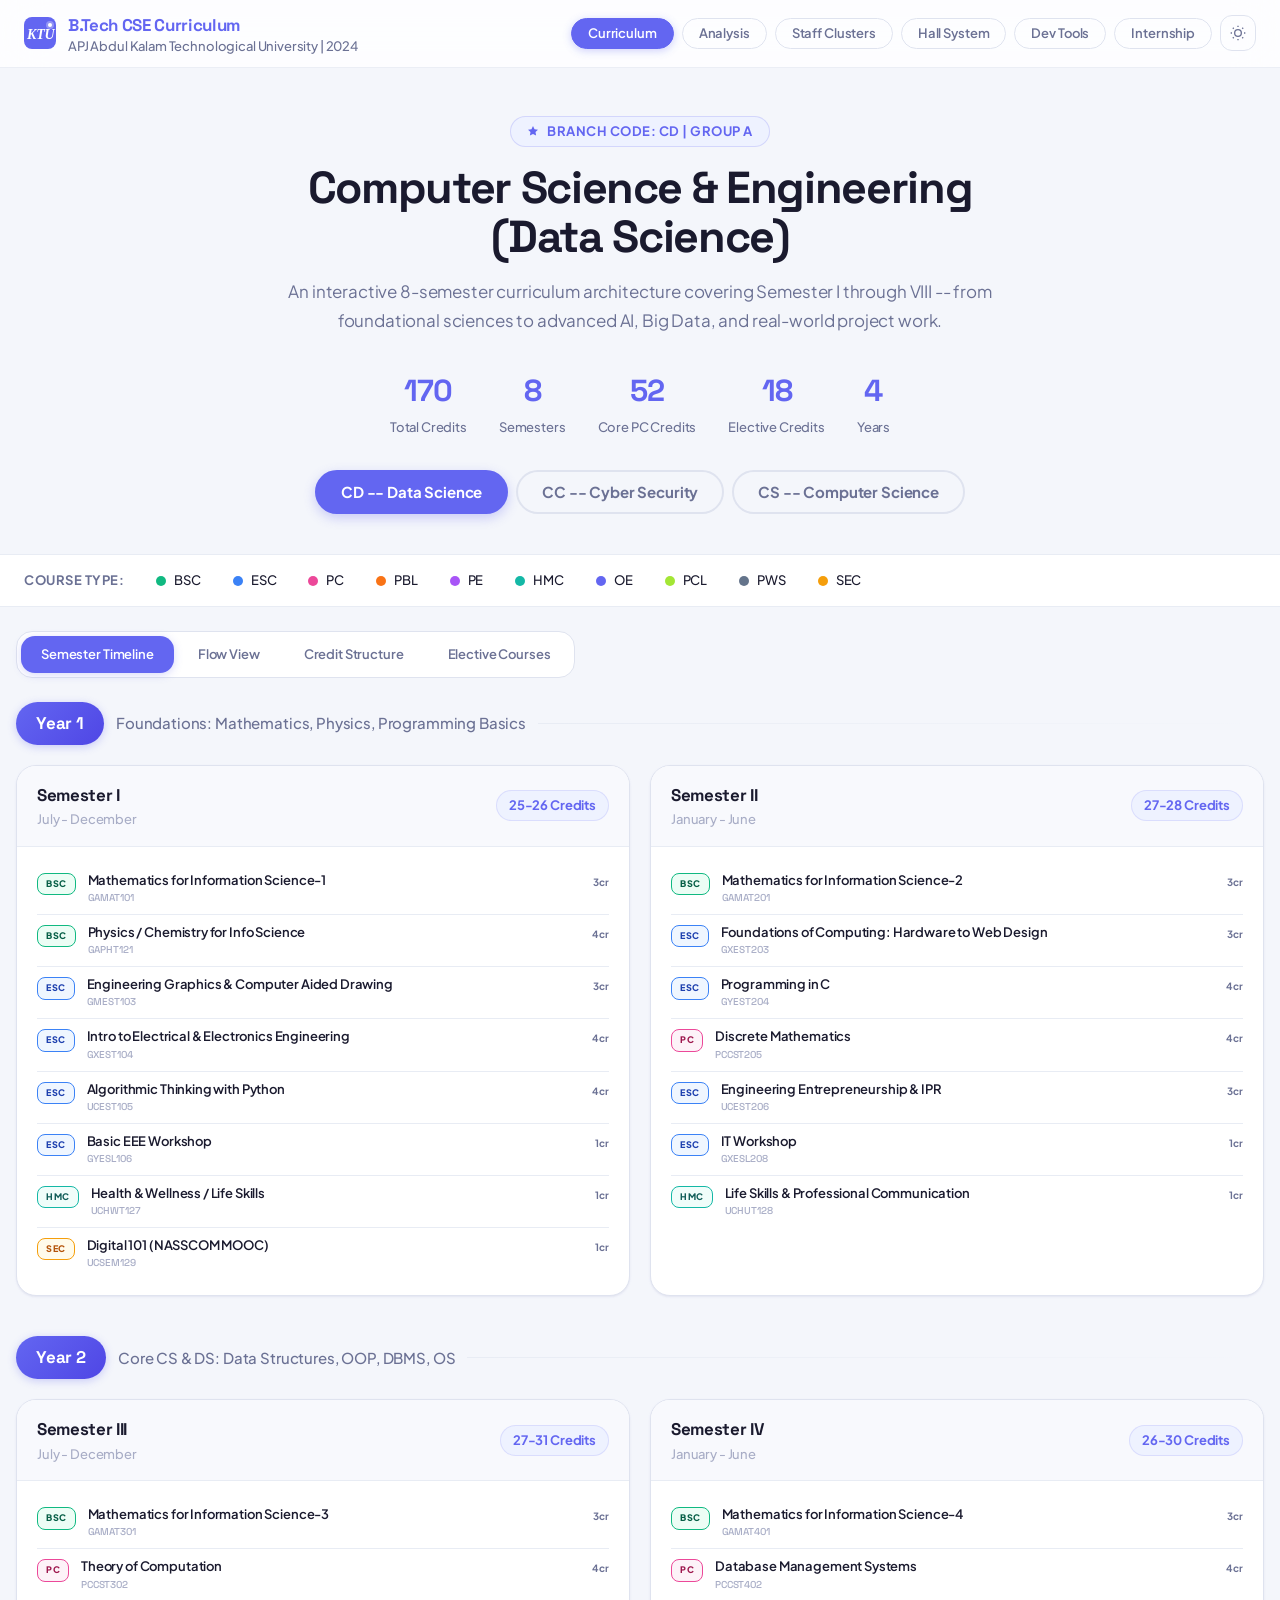
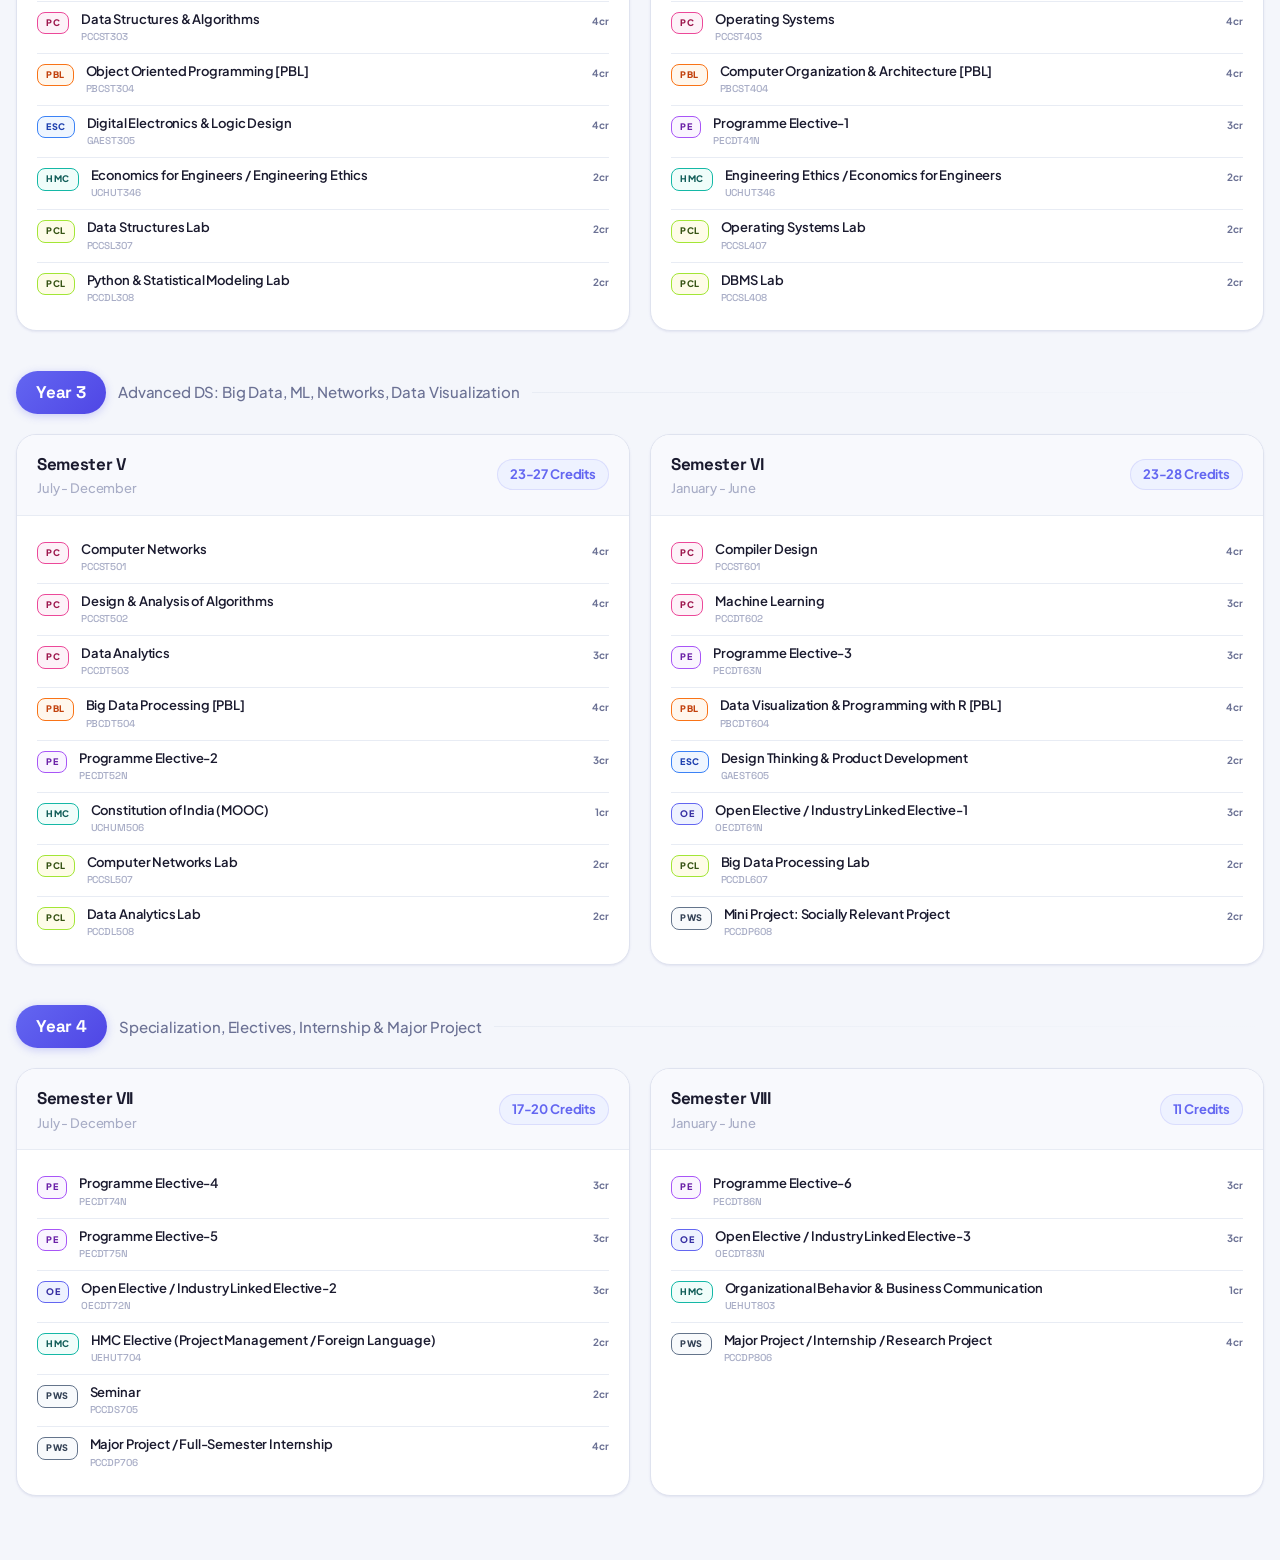
<file: index.html>
<!DOCTYPE html>
<html lang="en" data-theme="light">
<head>
<meta charset="UTF-8">
<meta name="viewport" content="width=device-width, initial-scale=1.0">
<title>KTU B.Tech CSE Curriculum Architecture 2024</title>
<link rel="preconnect" href="https://fonts.googleapis.com">
<link rel="preconnect" href="https://fonts.gstatic.com" crossorigin>
<link href="https://fonts.googleapis.com/css2?family=Plus+Jakarta+Sans:wght@300..800&family=Space+Grotesk:wght@400..700&display=swap" rel="stylesheet">
<link rel="stylesheet" href="css/styles.css">
</head>
<body>

<nav class="topbar">
  <div class="topbar-brand">
    <svg width="32" height="32" viewBox="0 0 32 32" fill="none" aria-label="KTU CSE Logo">
      <rect width="32" height="32" rx="8" fill="var(--color-primary)"/>
      <text x="3" y="22" font-family="Georgia,serif" font-size="14" font-weight="700" fill="white" font-style="italic">KTU</text>
      <circle cx="26" cy="8" r="4" fill="white" opacity="0.3"/>
      <circle cx="26" cy="8" r="2" fill="white"/>
    </svg>
    <div>
      <div class="brand-name">B.Tech CSE Curriculum</div>
      <div class="brand-sub">APJ Abdul Kalam Technological University | 2024</div>
    </div>
  </div>
  <div class="topbar-nav">
    <a href="index.html" class="nav-pill active">Curriculum</a>
    <a href="analysis.html" class="nav-pill">Analysis</a>
    <a href="staff-clusters.html" class="nav-pill">Staff Clusters</a>
    <a href="hall-system.html" class="nav-pill">Hall System</a>
    <a href="dev-tools.html" class="nav-pill">Dev Tools</a>
    <a href="real-internship.html" class="nav-pill">Internship</a>
    <button class="theme-toggle" data-theme-toggle aria-label="Toggle theme">
      <svg width="16" height="16" viewBox="0 0 24 24" fill="none" stroke="currentColor" stroke-width="2"><circle cx="12" cy="12" r="5"/><path d="M12 1v2M12 21v2M4.22 4.22l1.42 1.42M18.36 18.36l1.42 1.42M1 12h2M21 12h2M4.22 19.78l1.42-1.42M18.36 5.64l1.42-1.42"/></svg>
    </button>
  </div>
</nav>

<section class="hero reveal">
  <div class="hero-badge">
    <svg width="12" height="12" viewBox="0 0 24 24" fill="currentColor"><path d="M12 2L15.09 8.26L22 9.27L17 14.14L18.18 21.02L12 17.77L5.82 21.02L7 14.14L2 9.27L8.91 8.26L12 2Z"/></svg>
    <span id="hero-badge-text">Branch Code: CD | Group A</span>
  </div>
  <h1 id="hero-title">Computer Science &amp; Engineering<br/>(Data Science)</h1>
  <p id="hero-desc">An interactive 8-semester curriculum architecture covering Semester I through VIII -- from foundational sciences to advanced AI, Big Data, and real-world project work.</p>
  <div class="hero-stats">
    <div class="stat-item"><div class="stat-num">170</div><div class="stat-label">Total Credits</div></div>
    <div class="stat-item"><div class="stat-num">8</div><div class="stat-label">Semesters</div></div>
    <div class="stat-item"><div class="stat-num">52</div><div class="stat-label">Core PC Credits</div></div>
    <div class="stat-item"><div class="stat-num">18</div><div class="stat-label">Elective Credits</div></div>
    <div class="stat-item"><div class="stat-num">4</div><div class="stat-label">Years</div></div>
  </div>
</section>

<!-- BRANCH SELECTOR -->
<div style="text-align:center;padding:0 var(--space-6) var(--space-4);">
  <div class="branch-tabs">
    <button class="branch-tab active" data-branch="CD">CD -- Data Science</button>
    <button class="branch-tab" data-branch="CC">CC -- Cyber Security</button>
    <button class="branch-tab" data-branch="CS">CS -- Computer Science</button>
  </div>
</div>

<div class="legend-bar">
  <div class="legend-inner">
    <span class="legend-label">Course Type:</span>
    <span class="legend-item"><span class="legend-dot" style="background:var(--bsc-border)"></span>BSC</span>
    <span class="legend-item"><span class="legend-dot" style="background:var(--esc-border)"></span>ESC</span>
    <span class="legend-item"><span class="legend-dot" style="background:var(--pc-border)"></span>PC</span>
    <span class="legend-item"><span class="legend-dot" style="background:var(--pbl-border)"></span>PBL</span>
    <span class="legend-item"><span class="legend-dot" style="background:var(--pe-border)"></span>PE</span>
    <span class="legend-item"><span class="legend-dot" style="background:var(--hmc-border)"></span>HMC</span>
    <span class="legend-item"><span class="legend-dot" style="background:var(--oe-border)"></span>OE</span>
    <span class="legend-item"><span class="legend-dot" style="background:var(--pcl-border)"></span>PCL</span>
    <span class="legend-item"><span class="legend-dot" style="background:var(--pws-border)"></span>PWS</span>
    <span class="legend-item"><span class="legend-dot" style="background:var(--sec-border)"></span>SEC</span>
  </div>
</div>

<main class="main-content">
  <div class="view-tabs">
    <button class="view-tab active" data-view="timeline">Semester Timeline</button>
    <button class="view-tab" data-view="flow">Flow View</button>
    <button class="view-tab" data-view="credits">Credit Structure</button>
    <button class="view-tab" data-view="electives">Elective Courses</button>
  </div>

  <!-- TIMELINE VIEW -->
  <div class="timeline active" id="view-timeline">
    <div class="year-section reveal">
      <div class="year-header">
        <span class="year-badge">Year 1</span>
        <span class="year-label">Foundations: Mathematics, Physics, Programming Basics</span>
        <div class="year-line"></div>
      </div>
      <div class="semesters-row">
        <div class="semester-card" id="sem1">
          <div class="sem-header">
            <div><div class="sem-title">Semester I</div><div class="sem-period">July - December</div></div>
            <span class="sem-credits-badge" id="sem1-credits">25-26 Credits</span>
          </div>
          <div class="sem-body" id="sem1-body"></div>
        </div>
        <div class="semester-card" id="sem2">
          <div class="sem-header">
            <div><div class="sem-title">Semester II</div><div class="sem-period">January - June</div></div>
            <span class="sem-credits-badge" id="sem2-credits">27-28 Credits</span>
          </div>
          <div class="sem-body" id="sem2-body"></div>
        </div>
      </div>
    </div>

    <div class="year-section reveal">
      <div class="year-header">
        <span class="year-badge">Year 2</span>
        <span class="year-label">Core CS: Data Structures, Theory, DBMS, OS</span>
        <div class="year-line"></div>
      </div>
      <div class="semesters-row">
        <div class="semester-card" id="sem3">
          <div class="sem-header">
            <div><div class="sem-title">Semester III</div><div class="sem-period">July - December</div></div>
            <span class="sem-credits-badge" id="sem3-credits">27-31 Credits</span>
          </div>
          <div class="sem-body" id="sem3-body"></div>
        </div>
        <div class="semester-card" id="sem4">
          <div class="sem-header">
            <div><div class="sem-title">Semester IV</div><div class="sem-period">January - June</div></div>
            <span class="sem-credits-badge" id="sem4-credits">26-30 Credits</span>
          </div>
          <div class="sem-body" id="sem4-body"></div>
        </div>
      </div>
    </div>

    <div class="year-section reveal">
      <div class="year-header">
        <span class="year-badge">Year 3</span>
        <span class="year-label">Advanced: Networks, ML, Compiler Design</span>
        <div class="year-line"></div>
      </div>
      <div class="semesters-row">
        <div class="semester-card" id="sem5">
          <div class="sem-header">
            <div><div class="sem-title">Semester V</div><div class="sem-period">July - December</div></div>
            <span class="sem-credits-badge" id="sem5-credits">23-27 Credits</span>
          </div>
          <div class="sem-body" id="sem5-body"></div>
        </div>
        <div class="semester-card" id="sem6">
          <div class="sem-header">
            <div><div class="sem-title">Semester VI</div><div class="sem-period">January - June</div></div>
            <span class="sem-credits-badge" id="sem6-credits">23-28 Credits</span>
          </div>
          <div class="sem-body" id="sem6-body"></div>
        </div>
      </div>
    </div>

    <div class="year-section reveal">
      <div class="year-header">
        <span class="year-badge">Year 4</span>
        <span class="year-label">Specialization, Electives, Internship & Major Project</span>
        <div class="year-line"></div>
      </div>
      <div class="semesters-row">
        <div class="semester-card" id="sem7">
          <div class="sem-header">
            <div><div class="sem-title">Semester VII</div><div class="sem-period">July - December</div></div>
            <span class="sem-credits-badge" id="sem7-credits">17-20 Credits</span>
          </div>
          <div class="sem-body" id="sem7-body"></div>
        </div>
        <div class="semester-card" id="sem8">
          <div class="sem-header">
            <div><div class="sem-title">Semester VIII</div><div class="sem-period">January - June</div></div>
            <span class="sem-credits-badge" id="sem8-credits">11 Credits</span>
          </div>
          <div class="sem-body" id="sem8-body"></div>
        </div>
      </div>
    </div>
  </div>

  <div class="flow-view" id="view-flow">
    <div class="flow-grid" id="flow-grid"></div>
  </div>

  <div class="credits-view" id="view-credits">
    <div class="credits-grid" id="credits-grid"></div>
  </div>

  <div class="electives-view credits-view" id="view-electives">
    <div class="electives-grid" id="electives-grid"></div>
  </div>
</main>

<div class="tooltip-overlay" id="tooltip">
  <div class="tooltip-box">
    <div class="tooltip-title" id="tooltip-title"></div>
    <div class="tooltip-detail" id="tooltip-detail"></div>
  </div>
</div>

<script src="js/data.js"></script>
<script src="js/app.js"></script>
</body>
</html>
</file>
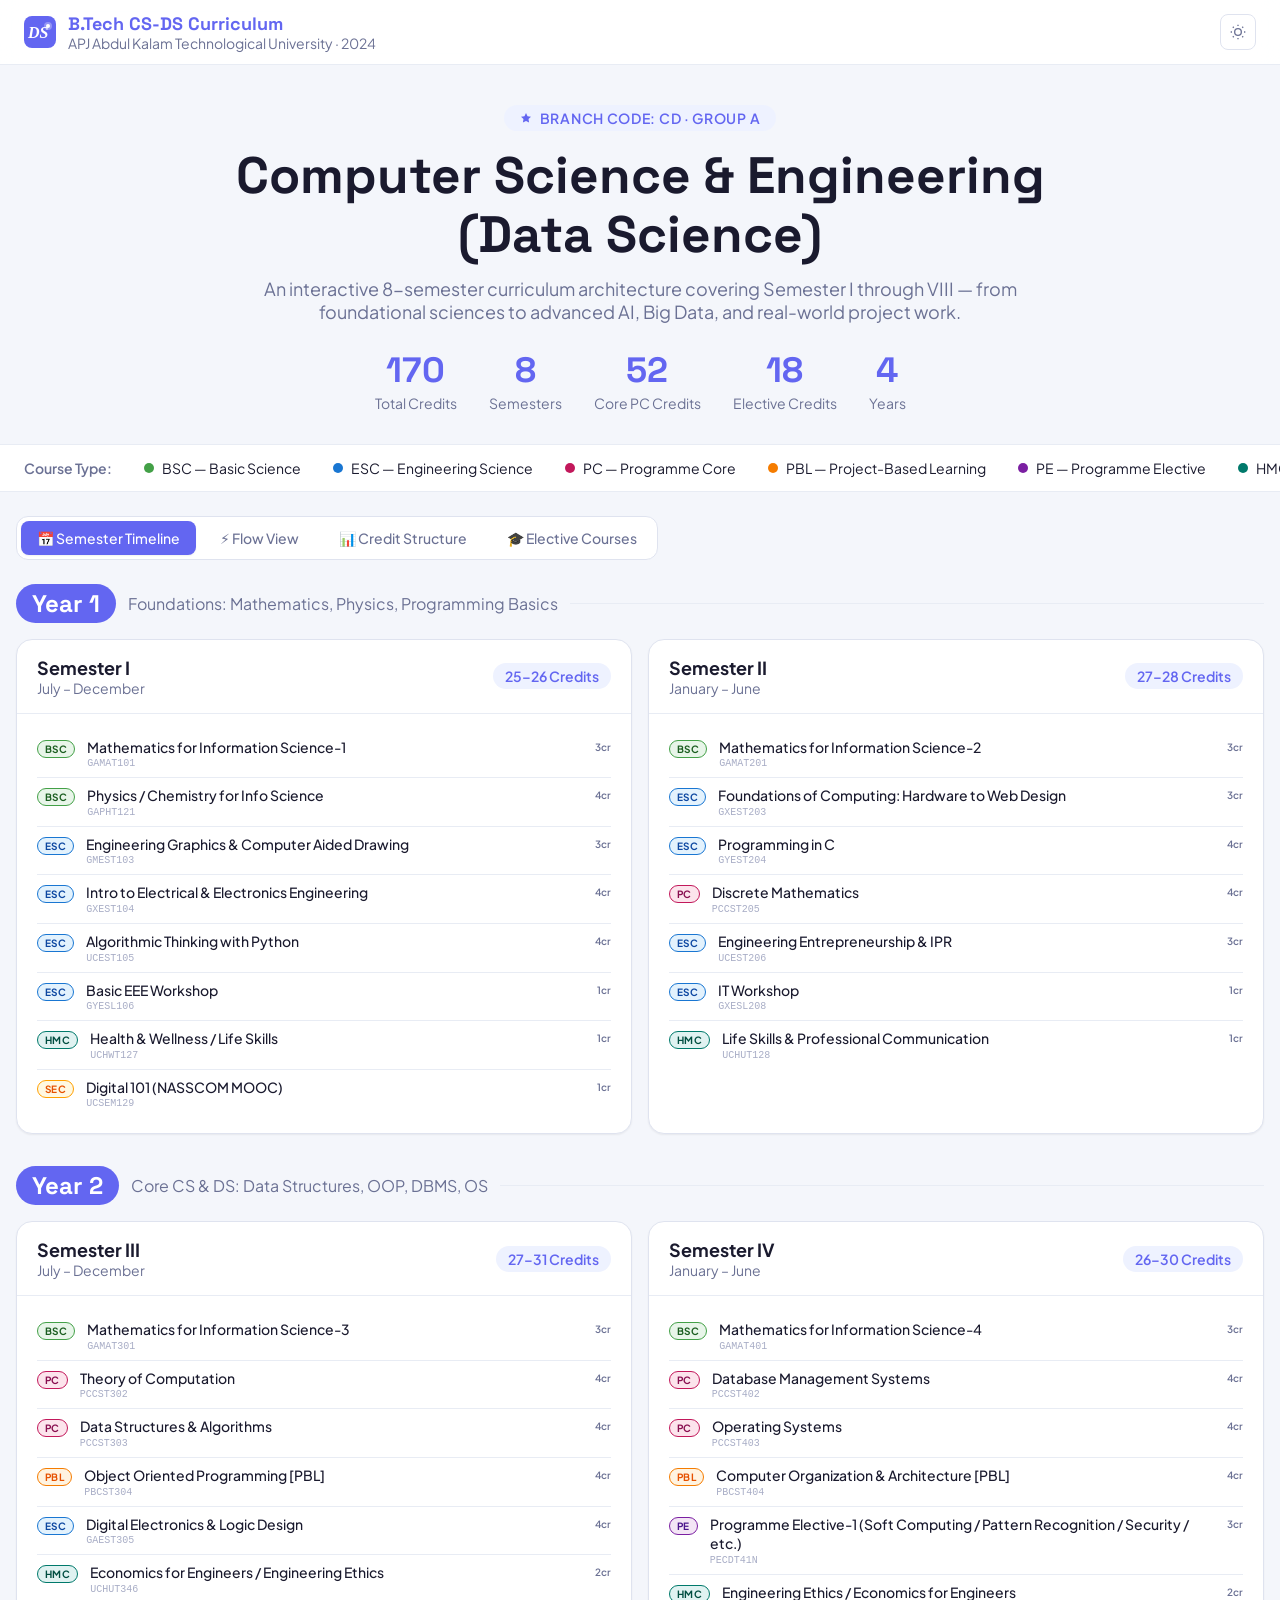
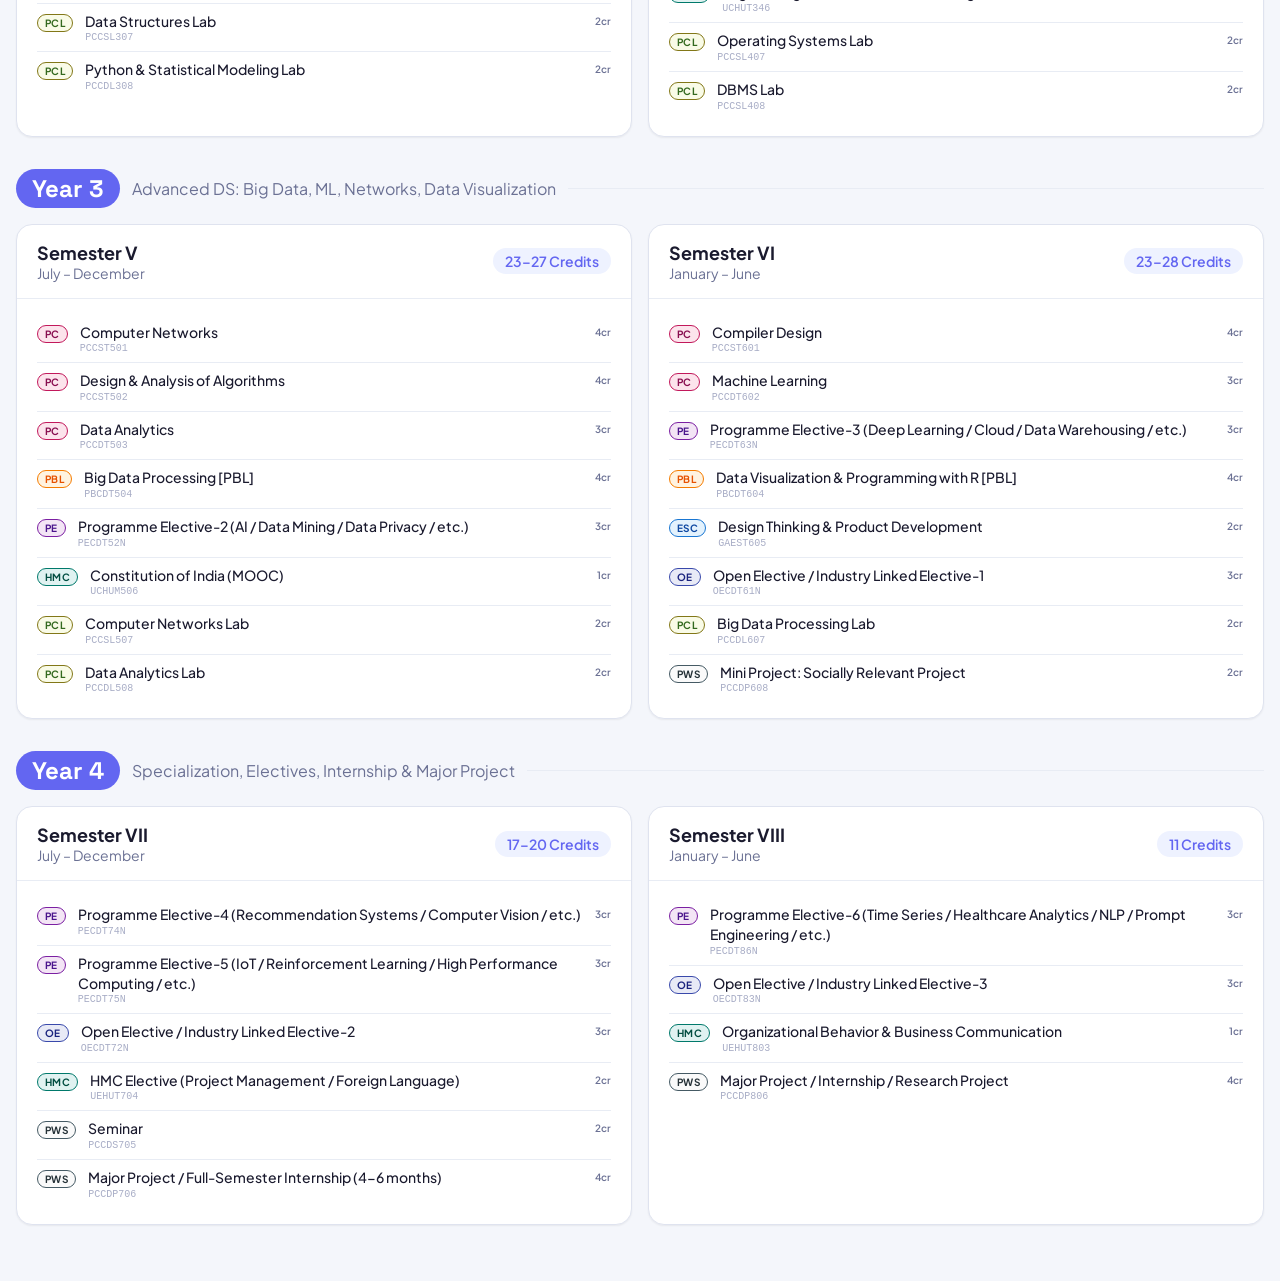
<file: curriculum-diagram.html>
<!DOCTYPE html>
<html lang="en" data-theme="light">
<head>
<meta charset="UTF-8">
<meta name="viewport" content="width=device-width, initial-scale=1.0">
<title>KTU B.Tech CSE (Data Science) — Curriculum Architecture 2024</title>
<link rel="preconnect" href="https://fonts.googleapis.com">
<link rel="preconnect" href="https://fonts.gstatic.com" crossorigin>
<link href="https://fonts.googleapis.com/css2?family=Plus+Jakarta+Sans:wght@300..800&family=Space+Grotesk:wght@400..700&display=swap" rel="stylesheet">
<style>
:root,[data-theme="light"]{
  --color-bg:#f4f6fb;--color-surface:#ffffff;--color-surface-2:#f8f9fd;
  --color-surface-offset:#eef1f8;--color-border:#dfe3ef;--color-divider:#e8ecf4;
  --color-text:#1a1a2e;--color-text-muted:#6b7194;--color-text-faint:#a8adc6;
  --color-primary:#6366f1;--color-primary-hover:#4f46e5;--color-primary-highlight:#eef2ff;
  --shadow-sm:0 1px 2px oklch(0.2 0.01 80/0.06);
  --shadow-md:0 4px 12px oklch(0.2 0.01 80/0.08);
  --shadow-lg:0 12px 32px oklch(0.2 0.01 80/0.12);
  --radius-sm:0.375rem;--radius-md:0.5rem;--radius-lg:0.75rem;--radius-xl:1rem;--radius-full:9999px;
  --font-body:'Plus Jakarta Sans',system-ui,sans-serif;--font-display:'Space Grotesk','Plus Jakarta Sans',sans-serif;
  --text-xs:clamp(0.75rem,0.7rem + 0.25vw,0.875rem);
  --text-sm:clamp(0.875rem,0.8rem + 0.35vw,1rem);
  --text-base:clamp(1rem,0.95rem + 0.25vw,1.125rem);
  --text-lg:clamp(1.125rem,1rem + 0.75vw,1.5rem);
  --text-xl:clamp(1.5rem,1.2rem + 1.25vw,2.25rem);
  --text-2xl:clamp(2rem,1.2rem + 2.5vw,3.5rem);
  --space-1:0.25rem;--space-2:0.5rem;--space-3:0.75rem;--space-4:1rem;
  --space-5:1.25rem;--space-6:1.5rem;--space-8:2rem;--space-10:2.5rem;
  --space-12:3rem;--space-16:4rem;

  /* Course Type Colors */
  --bsc-bg:#e8f5e9;--bsc-border:#43a047;--bsc-text:#1b5e20;
  --esc-bg:#e3f2fd;--esc-border:#1976d2;--esc-text:#0d47a1;
  --pc-bg:#fce4ec;--pc-border:#c2185b;--pc-text:#880e4f;
  --pbl-bg:#fff3e0;--pbl-border:#f57c00;--pbl-text:#e65100;
  --pe-bg:#f3e5f5;--pe-border:#7b1fa2;--pe-text:#4a148c;
  --hmc-bg:#e0f2f1;--hmc-border:#00796b;--hmc-text:#004d40;
  --oe-bg:#e8eaf6;--oe-border:#3949ab;--oe-text:#1a237e;
  --pws-bg:#fafafa;--pws-border:#455a64;--pws-text:#263238;
  --pcl-bg:#f9fbe7;--pcl-border:#827717;--pcl-text:#33691e;
  --sec-bg:#fff8e1;--sec-border:#ffa000;--sec-text:#e65100;
}
[data-theme="dark"]{
  --color-bg:#0a0a14;--color-surface:#12121e;--color-surface-2:#181828;
  --color-surface-offset:#151525;--color-border:#2a2a44;--color-divider:#1e1e36;
  --color-text:#e4e4f0;--color-text-muted:#8888a8;--color-text-faint:#55557a;
  --color-primary:#818cf8;--color-primary-hover:#6366f1;--color-primary-highlight:#1e1b4b;
  --shadow-sm:0 1px 2px oklch(0 0 0/0.2);
  --shadow-md:0 4px 12px oklch(0 0 0/0.3);
  --shadow-lg:0 12px 32px oklch(0 0 0/0.4);
  --bsc-bg:#1a2e1a;--bsc-border:#66bb6a;--bsc-text:#a5d6a7;
  --esc-bg:#0d1e33;--esc-border:#42a5f5;--esc-text:#90caf9;
  --pc-bg:#2d0e1e;--pc-border:#ec407a;--pc-text:#f48fb1;
  --pbl-bg:#2e1a06;--pbl-border:#ffa726;--pbl-text:#ffcc80;
  --pe-bg:#1e0e2d;--pe-border:#ab47bc;--pe-text:#ce93d8;
  --hmc-bg:#061e1c;--hmc-border:#26a69a;--hmc-text:#80cbc4;
  --oe-bg:#0e1225;--oe-border:#5c6bc0;--oe-text:#9fa8da;
  --pws-bg:#0e1214;--pws-border:#78909c;--pws-text:#b0bec5;
  --pcl-bg:#1a1e06;--pcl-border:#c6ca12;--pcl-text:#e6ee9c;
  --sec-bg:#1e1a06;--sec-border:#ffca28;--sec-text:#ffe082;
}

*,*::before,*::after{box-sizing:border-box;margin:0;padding:0;}
html{-webkit-font-smoothing:antialiased;scroll-behavior:smooth;scroll-padding-top:80px;}
body{min-height:100dvh;font-family:var(--font-body);font-size:var(--text-sm);color:var(--color-text);background:var(--color-bg);transition:background 0.3s,color 0.3s;}
img{display:block;max-width:100%;height:auto;}
button{cursor:pointer;background:none;border:none;font:inherit;color:inherit;}
a{color:inherit;text-decoration:none;}
:focus-visible{outline:2px solid var(--color-primary);outline-offset:3px;border-radius:var(--radius-sm);}
@media(prefers-reduced-motion:reduce){*,*::before,*::after{animation-duration:.01ms!important;transition-duration:.01ms!important;}}

/* NAV */
.topbar{position:sticky;top:0;z-index:100;background:color-mix(in oklch,var(--color-surface) 92%,transparent);backdrop-filter:blur(12px);border-bottom:1px solid var(--color-divider);padding:var(--space-3) var(--space-6);display:flex;align-items:center;justify-content:space-between;gap:var(--space-4);}
.topbar-brand{display:flex;align-items:center;gap:var(--space-3);}
.topbar-brand svg{color:var(--color-primary);}
.brand-name{font-family:var(--font-display);font-size:var(--text-base);font-weight:700;color:var(--color-primary);}
.brand-sub{font-size:var(--text-xs);color:var(--color-text-muted);line-height:1.2;}
.topbar-nav{display:flex;align-items:center;gap:var(--space-2);}
.nav-pill{font-size:var(--text-xs);font-weight:500;padding:var(--space-1) var(--space-3);border-radius:var(--radius-full);border:1px solid var(--color-border);color:var(--color-text-muted);cursor:pointer;transition:all 0.18s ease;}
.nav-pill:hover,.nav-pill.active{background:var(--color-primary);border-color:var(--color-primary);color:#fff;}
.theme-toggle{display:flex;align-items:center;justify-content:center;width:36px;height:36px;border-radius:var(--radius-md);border:1px solid var(--color-border);color:var(--color-text-muted);transition:all 0.18s ease;}
.theme-toggle:hover{background:var(--color-surface-offset);color:var(--color-text);}

/* HERO */
.hero{padding:var(--space-10) var(--space-6) var(--space-8);text-align:center;max-width:900px;margin:0 auto;}
.hero-badge{display:inline-flex;align-items:center;gap:var(--space-2);font-size:var(--text-xs);font-weight:600;padding:var(--space-1) var(--space-4);border-radius:var(--radius-full);background:var(--color-primary-highlight);color:var(--color-primary);margin-bottom:var(--space-4);letter-spacing:0.05em;text-transform:uppercase;}
.hero h1{font-family:var(--font-display);font-size:var(--text-2xl);font-weight:700;color:var(--color-text);line-height:1.15;margin-bottom:var(--space-3);}
.hero p{font-size:var(--text-base);color:var(--color-text-muted);max-width:60ch;margin:0 auto var(--space-6);}
.hero-stats{display:flex;justify-content:center;gap:var(--space-8);flex-wrap:wrap;}
.stat-item{text-align:center;}
.stat-num{font-size:var(--text-xl);font-weight:700;color:var(--color-primary);font-family:var(--font-display);font-weight:700;}
.stat-label{font-size:var(--text-xs);color:var(--color-text-muted);margin-top:2px;}

/* LEGEND */
.legend-bar{background:var(--color-surface);border-top:1px solid var(--color-divider);border-bottom:1px solid var(--color-divider);padding:var(--space-3) var(--space-6);overflow-x:auto;}
.legend-inner{display:flex;gap:var(--space-4);align-items:center;min-width:max-content;margin:0 auto;max-width:1400px;}
.legend-label{font-size:var(--text-xs);font-weight:600;color:var(--color-text-muted);margin-right:var(--space-2);}
.legend-item{display:flex;align-items:center;gap:var(--space-2);font-size:var(--text-xs);white-space:nowrap;cursor:pointer;padding:2px var(--space-2);border-radius:var(--radius-sm);transition:background 0.15s;}
.legend-item:hover{background:var(--color-surface-offset);}
.legend-dot{width:10px;height:10px;border-radius:50%;flex-shrink:0;}

/* MAIN LAYOUT */
.main-content{padding:var(--space-6) var(--space-4);max-width:1500px;margin:0 auto;}

/* VIEW TABS */
.view-tabs{display:flex;gap:var(--space-2);margin-bottom:var(--space-6);background:var(--color-surface);border:1px solid var(--color-border);border-radius:var(--radius-lg);padding:var(--space-1);width:fit-content;}
.view-tab{font-size:var(--text-xs);font-weight:500;padding:var(--space-2) var(--space-4);border-radius:var(--radius-md);color:var(--color-text-muted);cursor:pointer;transition:all 0.18s ease;}
.view-tab.active{background:var(--color-primary);color:#fff;box-shadow:var(--shadow-sm);}

/* TIMELINE VIEW */
.timeline{display:none;}
.timeline.active{display:block;}
.year-section{margin-bottom:var(--space-8);}
.year-header{display:flex;align-items:center;gap:var(--space-3);margin-bottom:var(--space-4);}
.year-badge{font-family:var(--font-display);font-weight:700;font-size:var(--text-lg);font-weight:700;color:#fff;background:var(--color-primary);padding:var(--space-1) var(--space-4);border-radius:var(--radius-full);}
.year-label{font-size:var(--text-sm);color:var(--color-text-muted);}
.year-line{flex:1;height:1px;background:var(--color-divider);}

.semesters-row{display:grid;grid-template-columns:1fr 1fr;gap:var(--space-4);}
@media(max-width:900px){.semesters-row{grid-template-columns:1fr;}}

.semester-card{background:var(--color-surface);border:1px solid var(--color-border);border-radius:var(--radius-xl);overflow:hidden;box-shadow:var(--shadow-sm);transition:box-shadow 0.2s;}
.semester-card:hover{box-shadow:var(--shadow-md);}
.sem-header{padding:var(--space-4) var(--space-5);display:flex;align-items:center;justify-content:space-between;border-bottom:1px solid var(--color-divider);}
.sem-title{font-weight:700;font-size:var(--text-base);color:var(--color-text);}
.sem-period{font-size:var(--text-xs);color:var(--color-text-muted);}
.sem-credits-badge{font-size:var(--text-xs);font-weight:600;padding:var(--space-1) var(--space-3);border-radius:var(--radius-full);background:var(--color-primary-highlight);color:var(--color-primary);}
.sem-body{padding:var(--space-4) var(--space-5);}
.course-item{display:flex;align-items:flex-start;gap:var(--space-3);padding:var(--space-2) 0;border-bottom:1px solid var(--color-divider);}
.course-item:last-child{border-bottom:none;}
.course-type-chip{font-size:10px;font-weight:700;padding:2px 7px;border-radius:var(--radius-full);flex-shrink:0;letter-spacing:0.04em;text-transform:uppercase;margin-top:2px;}
.course-info{flex:1;}
.course-name{font-size:var(--text-xs);font-weight:500;color:var(--color-text);line-height:1.4;}
.course-code{font-size:10px;color:var(--color-text-faint);font-family:monospace;margin-top:1px;}
.course-credits{font-size:10px;font-weight:600;color:var(--color-text-muted);flex-shrink:0;padding-top:3px;}

/* Course type chips */
.chip-BSC{background:var(--bsc-bg);color:var(--bsc-text);border:1px solid var(--bsc-border);}
.chip-ESC{background:var(--esc-bg);color:var(--esc-text);border:1px solid var(--esc-border);}
.chip-PC{background:var(--pc-bg);color:var(--pc-text);border:1px solid var(--pc-border);}
.chip-PBL{background:var(--pbl-bg);color:var(--pbl-text);border:1px solid var(--pbl-border);}
.chip-PE{background:var(--pe-bg);color:var(--pe-text);border:1px solid var(--pe-border);}
.chip-HMC{background:var(--hmc-bg);color:var(--hmc-text);border:1px solid var(--hmc-border);}
.chip-OE{background:var(--oe-bg);color:var(--oe-text);border:1px solid var(--oe-border);}
.chip-PWS{background:var(--pws-bg);color:var(--pws-text);border:1px solid var(--pws-border);}
.chip-PCL{background:var(--pcl-bg);color:var(--pcl-text);border:1px solid var(--pcl-border);}
.chip-SEC{background:var(--sec-bg);color:var(--sec-text);border:1px solid var(--sec-border);}

/* FLOW VIEW */
.flow-view{display:none;}
.flow-view.active{display:block;}
.flow-grid{display:grid;grid-template-columns:repeat(8,1fr);gap:var(--space-3);overflow-x:auto;padding-bottom:var(--space-4);}
@media(max-width:1200px){.flow-grid{grid-template-columns:repeat(4,minmax(220px,1fr));}}
@media(max-width:700px){.flow-grid{grid-template-columns:repeat(2,minmax(200px,1fr));}}
.flow-col{}
.flow-sem-head{text-align:center;padding:var(--space-2);background:var(--color-primary);color:#fff;border-radius:var(--radius-md) var(--radius-md) 0 0;font-weight:700;font-size:var(--text-xs);}
.flow-sem-period{text-align:center;font-size:10px;background:var(--color-primary-hover);color:rgba(255,255,255,0.8);padding:2px var(--space-2);}
.flow-courses{background:var(--color-surface);border:1px solid var(--color-border);border-top:none;border-radius:0 0 var(--radius-md) var(--radius-md);padding:var(--space-2);}
.flow-course{padding:var(--space-2);border-radius:var(--radius-sm);margin-bottom:var(--space-1);font-size:10px;line-height:1.3;cursor:pointer;transition:transform 0.15s,box-shadow 0.15s;}
.flow-course:hover{transform:translateY(-2px);box-shadow:var(--shadow-md);}
.flow-course-name{font-weight:500;}
.flow-course-credits{font-size:9px;opacity:0.75;margin-top:1px;}

/* CREDIT OVERVIEW */
.credits-view{display:none;}
.credits-view.active{display:block;}
.credits-grid{display:grid;grid-template-columns:repeat(auto-fill,minmax(280px,1fr));gap:var(--space-4);margin-bottom:var(--space-6);}
.credit-card{background:var(--color-surface);border:1px solid var(--color-border);border-radius:var(--radius-lg);padding:var(--space-5);box-shadow:var(--shadow-sm);}
.credit-card-header{display:flex;justify-content:space-between;align-items:flex-start;margin-bottom:var(--space-3);}
.credit-card-title{font-weight:600;font-size:var(--text-sm);color:var(--color-text);}
.credit-card-total{font-family:var(--font-display);font-weight:700;font-size:var(--text-xl);font-weight:700;color:var(--color-primary);}
.credit-bar-wrap{height:8px;background:var(--color-surface-offset);border-radius:var(--radius-full);overflow:hidden;margin-bottom:var(--space-2);}
.credit-bar{height:100%;border-radius:var(--radius-full);transition:width 1s ease;}
.credit-desc{font-size:var(--text-xs);color:var(--color-text-muted);}

/* ELECTIVES PANEL */
.electives-section{margin-top:var(--space-8);}
.section-title{font-family:var(--font-display);font-weight:700;font-size:var(--text-lg);color:var(--color-text);margin-bottom:var(--space-4);}
.electives-grid{display:grid;grid-template-columns:repeat(auto-fill,minmax(300px,1fr));gap:var(--space-4);}
.elective-card{background:var(--color-surface);border:1px solid var(--color-border);border-radius:var(--radius-lg);overflow:hidden;box-shadow:var(--shadow-sm);}
.elective-header{padding:var(--space-3) var(--space-4);display:flex;justify-content:space-between;align-items:center;border-bottom:1px solid var(--color-divider);}
.elective-title{font-weight:600;font-size:var(--text-sm);color:var(--color-text);}
.elective-sem{font-size:var(--text-xs);color:var(--color-text-muted);}
.elective-body{padding:var(--space-3) var(--space-4);}
.elective-item{display:flex;align-items:center;gap:var(--space-2);padding:var(--space-1) 0;font-size:var(--text-xs);border-bottom:1px solid var(--color-divider);}
.elective-item:last-child{border-bottom:none;}
.elective-code{font-family:monospace;font-size:10px;color:var(--color-text-faint);width:75px;flex-shrink:0;}
.elective-name{color:var(--color-text);}

/* TOOLTIP */
.tooltip-overlay{position:fixed;z-index:200;pointer-events:none;opacity:0;transition:opacity 0.15s;max-width:260px;}
.tooltip-overlay.visible{opacity:1;}
.tooltip-box{background:var(--color-text);color:var(--color-bg);border-radius:var(--radius-md);padding:var(--space-3);font-size:var(--text-xs);box-shadow:var(--shadow-lg);}
.tooltip-title{font-weight:600;margin-bottom:var(--space-1);}
.tooltip-detail{color:color-mix(in oklch,var(--color-bg) 80%,transparent);line-height:1.5;}

/* FOOTER */
.footer{text-align:center;padding:var(--space-8) var(--space-4);color:var(--color-text-faint);font-size:var(--text-xs);border-top:1px solid var(--color-divider);margin-top:var(--space-12);}

/* SCROLL REVEAL */
.reveal{opacity:0;transform:translateY(16px);transition:opacity 0.5s ease,transform 0.5s ease;}
.reveal.visible{opacity:1;transform:none;}
</style>
</head>
<body>

<!-- TOP NAV -->
<nav class="topbar">
  <div class="topbar-brand">
    <svg width="32" height="32" viewBox="0 0 32 32" fill="none" aria-label="KTU CS-DS Logo">
      <rect width="32" height="32" rx="8" fill="var(--color-primary)"/>
      <text x="4" y="22" font-family="Georgia,serif" font-size="16" font-weight="700" fill="white" font-style="italic">DS</text>
      <circle cx="24" cy="10" r="4" fill="white" opacity="0.3"/>
      <circle cx="24" cy="10" r="2" fill="white"/>
    </svg>
    <div>
      <div class="brand-name">B.Tech CS-DS Curriculum</div>
      <div class="brand-sub">APJ Abdul Kalam Technological University · 2024</div>
    </div>
  </div>
  <div class="topbar-nav">
    <button class="theme-toggle" data-theme-toggle aria-label="Toggle theme">
      <svg width="16" height="16" viewBox="0 0 24 24" fill="none" stroke="currentColor" stroke-width="2"><circle cx="12" cy="12" r="5"/><path d="M12 1v2M12 21v2M4.22 4.22l1.42 1.42M18.36 18.36l1.42 1.42M1 12h2M21 12h2M4.22 19.78l1.42-1.42M18.36 5.64l1.42-1.42"/></svg>
    </button>
  </div>
</nav>

<!-- HERO -->
<section class="hero reveal">
  <div class="hero-badge">
    <svg width="12" height="12" viewBox="0 0 24 24" fill="currentColor"><path d="M12 2L15.09 8.26L22 9.27L17 14.14L18.18 21.02L12 17.77L5.82 21.02L7 14.14L2 9.27L8.91 8.26L12 2Z"/></svg>
    Branch Code: CD · Group A
  </div>
  <h1>Computer Science &amp; Engineering<br/>(Data Science)</h1>
  <p>An interactive 8-semester curriculum architecture covering Semester I through VIII — from foundational sciences to advanced AI, Big Data, and real-world project work.</p>
  <div class="hero-stats">
    <div class="stat-item"><div class="stat-num">170</div><div class="stat-label">Total Credits</div></div>
    <div class="stat-item"><div class="stat-num">8</div><div class="stat-label">Semesters</div></div>
    <div class="stat-item"><div class="stat-num">52</div><div class="stat-label">Core PC Credits</div></div>
    <div class="stat-item"><div class="stat-num">18</div><div class="stat-label">Elective Credits</div></div>
    <div class="stat-item"><div class="stat-num">4</div><div class="stat-label">Years</div></div>
  </div>
</section>

<!-- LEGEND -->
<div class="legend-bar">
  <div class="legend-inner">
    <span class="legend-label">Course Type:</span>
    <span class="legend-item" data-filter="BSC"><span class="legend-dot" style="background:var(--bsc-border)"></span>BSC — Basic Science</span>
    <span class="legend-item" data-filter="ESC"><span class="legend-dot" style="background:var(--esc-border)"></span>ESC — Engineering Science</span>
    <span class="legend-item" data-filter="PC"><span class="legend-dot" style="background:var(--pc-border)"></span>PC — Programme Core</span>
    <span class="legend-item" data-filter="PBL"><span class="legend-dot" style="background:var(--pbl-border)"></span>PBL — Project-Based Learning</span>
    <span class="legend-item" data-filter="PE"><span class="legend-dot" style="background:var(--pe-border)"></span>PE — Programme Elective</span>
    <span class="legend-item" data-filter="HMC"><span class="legend-dot" style="background:var(--hmc-border)"></span>HMC — Humanities & Mgmt</span>
    <span class="legend-item" data-filter="OE"><span class="legend-dot" style="background:var(--oe-border)"></span>OE — Open Elective</span>
    <span class="legend-item" data-filter="PCL"><span class="legend-dot" style="background:var(--pcl-border)"></span>PCL — Core Lab</span>
    <span class="legend-item" data-filter="PWS"><span class="legend-dot" style="background:var(--pws-border)"></span>PWS — Project/Seminar</span>
    <span class="legend-item" data-filter="SEC"><span class="legend-dot" style="background:var(--sec-border)"></span>SEC — Skill Enhancement</span>
  </div>
</div>

<!-- MAIN -->
<main class="main-content">

  <!-- VIEW TABS -->
  <div class="view-tabs">
    <button class="view-tab active" data-view="timeline">📅 Semester Timeline</button>
    <button class="view-tab" data-view="flow">⚡ Flow View</button>
    <button class="view-tab" data-view="credits">📊 Credit Structure</button>
    <button class="view-tab" data-view="electives">🎓 Elective Courses</button>
  </div>

  <!-- TIMELINE VIEW -->
  <div class="timeline active" id="view-timeline">

    <!-- Year 1 -->
    <div class="year-section reveal">
      <div class="year-header">
        <span class="year-badge">Year 1</span>
        <span class="year-label">Foundations: Mathematics, Physics, Programming Basics</span>
        <div class="year-line"></div>
      </div>
      <div class="semesters-row">
        <div class="semester-card" id="sem1">
          <div class="sem-header">
            <div><div class="sem-title">Semester I</div><div class="sem-period">July – December</div></div>
            <span class="sem-credits-badge">25–26 Credits</span>
          </div>
          <div class="sem-body" id="sem1-body"></div>
        </div>
        <div class="semester-card" id="sem2">
          <div class="sem-header">
            <div><div class="sem-title">Semester II</div><div class="sem-period">January – June</div></div>
            <span class="sem-credits-badge">27–28 Credits</span>
          </div>
          <div class="sem-body" id="sem2-body"></div>
        </div>
      </div>
    </div>

    <!-- Year 2 -->
    <div class="year-section reveal">
      <div class="year-header">
        <span class="year-badge">Year 2</span>
        <span class="year-label">Core CS & DS: Data Structures, OOP, DBMS, OS</span>
        <div class="year-line"></div>
      </div>
      <div class="semesters-row">
        <div class="semester-card" id="sem3">
          <div class="sem-header">
            <div><div class="sem-title">Semester III</div><div class="sem-period">July – December</div></div>
            <span class="sem-credits-badge">27–31 Credits</span>
          </div>
          <div class="sem-body" id="sem3-body"></div>
        </div>
        <div class="semester-card" id="sem4">
          <div class="sem-header">
            <div><div class="sem-title">Semester IV</div><div class="sem-period">January – June</div></div>
            <span class="sem-credits-badge">26–30 Credits</span>
          </div>
          <div class="sem-body" id="sem4-body"></div>
        </div>
      </div>
    </div>

    <!-- Year 3 -->
    <div class="year-section reveal">
      <div class="year-header">
        <span class="year-badge">Year 3</span>
        <span class="year-label">Advanced DS: Big Data, ML, Networks, Data Visualization</span>
        <div class="year-line"></div>
      </div>
      <div class="semesters-row">
        <div class="semester-card" id="sem5">
          <div class="sem-header">
            <div><div class="sem-title">Semester V</div><div class="sem-period">July – December</div></div>
            <span class="sem-credits-badge">23–27 Credits</span>
          </div>
          <div class="sem-body" id="sem5-body"></div>
        </div>
        <div class="semester-card" id="sem6">
          <div class="sem-header">
            <div><div class="sem-title">Semester VI</div><div class="sem-period">January – June</div></div>
            <span class="sem-credits-badge">23–28 Credits</span>
          </div>
          <div class="sem-body" id="sem6-body"></div>
        </div>
      </div>
    </div>

    <!-- Year 4 -->
    <div class="year-section reveal">
      <div class="year-header">
        <span class="year-badge">Year 4</span>
        <span class="year-label">Specialization, Electives, Internship & Major Project</span>
        <div class="year-line"></div>
      </div>
      <div class="semesters-row">
        <div class="semester-card" id="sem7">
          <div class="sem-header">
            <div><div class="sem-title">Semester VII</div><div class="sem-period">July – December</div></div>
            <span class="sem-credits-badge">17–20 Credits</span>
          </div>
          <div class="sem-body" id="sem7-body"></div>
        </div>
        <div class="semester-card" id="sem8">
          <div class="sem-header">
            <div><div class="sem-title">Semester VIII</div><div class="sem-period">January – June</div></div>
            <span class="sem-credits-badge">11 Credits</span>
          </div>
          <div class="sem-body" id="sem8-body"></div>
        </div>
      </div>
    </div>

  </div>

  <!-- FLOW VIEW -->
  <div class="flow-view" id="view-flow">
    <div class="flow-grid" id="flow-grid"></div>
  </div>

  <!-- CREDITS VIEW -->
  <div class="credits-view" id="view-credits">
    <div class="credits-grid" id="credits-grid"></div>
  </div>

  <!-- ELECTIVES VIEW -->
  <div class="electives-view credits-view" id="view-electives">
    <div class="electives-grid" id="electives-grid"></div>
  </div>

</main>

<!-- TOOLTIP -->
<div class="tooltip-overlay" id="tooltip">
  <div class="tooltip-box">
    <div class="tooltip-title" id="tooltip-title"></div>
    <div class="tooltip-detail" id="tooltip-detail"></div>
  </div>
</div>

<script>
const CURRICULUM = {
  "Semester 1": {
    courses: [
      {code:"GAMAT101",name:"Mathematics for Information Science-1",type:"BSC",credits:3},
      {code:"GAPHT121",name:"Physics / Chemistry for Info Science",type:"BSC",credits:4},
      {code:"GMEST103",name:"Engineering Graphics & Computer Aided Drawing",type:"ESC",credits:3},
      {code:"GXEST104",name:"Intro to Electrical & Electronics Engineering",type:"ESC",credits:4},
      {code:"UCEST105",name:"Algorithmic Thinking with Python",type:"ESC",credits:4},
      {code:"GYESL106",name:"Basic EEE Workshop",type:"ESC",credits:1},
      {code:"UCHWT127",name:"Health & Wellness / Life Skills",type:"HMC",credits:1},
      {code:"UCSEM129",name:"Digital 101 (NASSCOM MOOC)",type:"SEC",credits:1},
    ]
  },
  "Semester 2": {
    courses: [
      {code:"GAMAT201",name:"Mathematics for Information Science-2",type:"BSC",credits:3},
      {code:"GXEST203",name:"Foundations of Computing: Hardware to Web Design",type:"ESC",credits:3},
      {code:"GYEST204",name:"Programming in C",type:"ESC",credits:4},
      {code:"PCCST205",name:"Discrete Mathematics",type:"PC",credits:4},
      {code:"UCEST206",name:"Engineering Entrepreneurship & IPR",type:"ESC",credits:3},
      {code:"GXESL208",name:"IT Workshop",type:"ESC",credits:1},
      {code:"UCHUT128",name:"Life Skills & Professional Communication",type:"HMC",credits:1},
    ]
  },
  "Semester 3": {
    courses: [
      {code:"GAMAT301",name:"Mathematics for Information Science-3",type:"BSC",credits:3},
      {code:"PCCST302",name:"Theory of Computation",type:"PC",credits:4},
      {code:"PCCST303",name:"Data Structures & Algorithms",type:"PC",credits:4},
      {code:"PBCST304",name:"Object Oriented Programming [PBL]",type:"PBL",credits:4},
      {code:"GAEST305",name:"Digital Electronics & Logic Design",type:"ESC",credits:4},
      {code:"UCHUT346",name:"Economics for Engineers / Engineering Ethics",type:"HMC",credits:2},
      {code:"PCCSL307",name:"Data Structures Lab",type:"PCL",credits:2},
      {code:"PCCDL308",name:"Python & Statistical Modeling Lab",type:"PCL",credits:2},
    ]
  },
  "Semester 4": {
    courses: [
      {code:"GAMAT401",name:"Mathematics for Information Science-4",type:"BSC",credits:3},
      {code:"PCCST402",name:"Database Management Systems",type:"PC",credits:4},
      {code:"PCCST403",name:"Operating Systems",type:"PC",credits:4},
      {code:"PBCST404",name:"Computer Organization & Architecture [PBL]",type:"PBL",credits:4},
      {code:"PECDT41N",name:"Programme Elective-1 (Soft Computing / Pattern Recognition / Security / etc.)",type:"PE",credits:3},
      {code:"UCHUT346",name:"Engineering Ethics / Economics for Engineers",type:"HMC",credits:2},
      {code:"PCCSL407",name:"Operating Systems Lab",type:"PCL",credits:2},
      {code:"PCCSL408",name:"DBMS Lab",type:"PCL",credits:2},
    ]
  },
  "Semester 5": {
    courses: [
      {code:"PCCST501",name:"Computer Networks",type:"PC",credits:4},
      {code:"PCCST502",name:"Design & Analysis of Algorithms",type:"PC",credits:4},
      {code:"PCCDT503",name:"Data Analytics",type:"PC",credits:3},
      {code:"PBCDT504",name:"Big Data Processing [PBL]",type:"PBL",credits:4},
      {code:"PECDT52N",name:"Programme Elective-2 (AI / Data Mining / Data Privacy / etc.)",type:"PE",credits:3},
      {code:"UCHUM506",name:"Constitution of India (MOOC)",type:"HMC",credits:1},
      {code:"PCCSL507",name:"Computer Networks Lab",type:"PCL",credits:2},
      {code:"PCCDL508",name:"Data Analytics Lab",type:"PCL",credits:2},
    ]
  },
  "Semester 6": {
    courses: [
      {code:"PCCST601",name:"Compiler Design",type:"PC",credits:4},
      {code:"PCCDT602",name:"Machine Learning",type:"PC",credits:3},
      {code:"PECDT63N",name:"Programme Elective-3 (Deep Learning / Cloud / Data Warehousing / etc.)",type:"PE",credits:3},
      {code:"PBCDT604",name:"Data Visualization & Programming with R [PBL]",type:"PBL",credits:4},
      {code:"GAEST605",name:"Design Thinking & Product Development",type:"ESC",credits:2},
      {code:"OECDT61N",name:"Open Elective / Industry Linked Elective-1",type:"OE",credits:3},
      {code:"PCCDL607",name:"Big Data Processing Lab",type:"PCL",credits:2},
      {code:"PCCDP608",name:"Mini Project: Socially Relevant Project",type:"PWS",credits:2},
    ]
  },
  "Semester 7": {
    courses: [
      {code:"PECDT74N",name:"Programme Elective-4 (Recommendation Systems / Computer Vision / etc.)",type:"PE",credits:3},
      {code:"PECDT75N",name:"Programme Elective-5 (IoT / Reinforcement Learning / High Performance Computing / etc.)",type:"PE",credits:3},
      {code:"OECDT72N",name:"Open Elective / Industry Linked Elective-2",type:"OE",credits:3},
      {code:"UEHUT704",name:"HMC Elective (Project Management / Foreign Language)",type:"HMC",credits:2},
      {code:"PCCDS705",name:"Seminar",type:"PWS",credits:2},
      {code:"PCCDP706",name:"Major Project / Full-Semester Internship (4-6 months)",type:"PWS",credits:4},
    ]
  },
  "Semester 8": {
    courses: [
      {code:"PECDT86N",name:"Programme Elective-6 (Time Series / Healthcare Analytics / NLP / Prompt Engineering / etc.)",type:"PE",credits:3},
      {code:"OECDT83N",name:"Open Elective / Industry Linked Elective-3",type:"OE",credits:3},
      {code:"UEHUT803",name:"Organizational Behavior & Business Communication",type:"HMC",credits:1},
      {code:"PCCDP806",name:"Major Project / Internship / Research Project",type:"PWS",credits:4},
    ]
  }
};

const ELECTIVES = {
  "PE-1 (S4)": {courses:[
    {code:"PECST411",name:"Software Engineering"},{code:"PECDT412",name:"Foundations of Security in Computing"},
    {code:"PECST413",name:"Functional Programming"},{code:"PECST416",name:"Signals and Systems"},
    {code:"PECST417",name:"Soft Computing"},{code:"PEADT418",name:"Microcontrollers"},
    {code:"PEADT415",name:"Foundations of Pattern Recognition"},{code:"PECST495",name:"Advanced Data Structures"},
  ]},
  "PE-2 (S5)": {courses:[
    {code:"PECST521",name:"Software Project Management"},{code:"PECST522",name:"Artificial Intelligence"},
    {code:"PECDT523",name:"Data Privacy and Security"},{code:"PECST524",name:"Data Compression"},
    {code:"PEADT526",name:"Computational Biology"},{code:"PECST527",name:"Computer Graphics & Multimedia"},
    {code:"PECST528",name:"Advanced Computer Architectures"},{code:"PECST525",name:"Data Mining"},
    {code:"PECST595",name:"Advanced Graph Algorithms"},
  ]},
  "PE-3 (S6)": {courses:[
    {code:"PECST631",name:"Software Testing"},{code:"PECDT632",name:"Data Warehousing"},
    {code:"PECDT633",name:"Basics of Robotics & Automation"},{code:"PECDT634",name:"Cloud Computing"},
    {code:"PECST636",name:"Digital Image Processing"},{code:"PECST639",name:"Randomized Algorithms"},
    {code:"PECDT635",name:"Web Mining"},{code:"PECDT695",name:"Deep Learning"},
  ]},
  "PE-4 (S7)": {courses:[
    {code:"PECDT741",name:"Recommendation Systems"},{code:"PECDT742",name:"Financial Data Science"},
    {code:"PECDT743",name:"Foundations of Computer Vision"},{code:"PECST742",name:"Web Programming"},
    {code:"PECST743",name:"Bioinformatics"},{code:"PECST747",name:"Blockchain & Cryptocurrencies"},
    {code:"PECDT745",name:"Information Retrieval"},{code:"PECDT795",name:"Advanced Database Systems"},
  ]},
  "PE-5 (S7)": {courses:[
    {code:"PECDT751",name:"Graph Databases and Analysis"},{code:"PECDT752",name:"Introduction to IoT"},
    {code:"PECDT753",name:"Mobile Applications"},{code:"PECST752",name:"Responsible AI"},
    {code:"PECST754",name:"Digital Forensics"},{code:"PECST757",name:"High Performance Computing"},
    {code:"PECST759",name:"Parallel Algorithms"},{code:"PECDT755",name:"Reinforcement Learning"},
  ]},
  "PE-6 (S8)": {courses:[
    {code:"PECDT861",name:"Time Series Modeling & Analysis"},{code:"PECDT862",name:"Healthcare Data Analytics"},
    {code:"PECDT863",name:"Social Network Analysis"},{code:"PECST862",name:"Natural Language Processing"},
    {code:"PECST866",name:"Speech & Audio Processing"},{code:"PECST867",name:"Storage Systems"},
    {code:"PECST868",name:"Prompt Engineering"},{code:"PECST865",name:"Next Generation Interaction Design"},
  ]},
  "OE-1 (S6)": {courses:[
    {code:"OECST611",name:"Data Structures"},{code:"OECST612",name:"Data Communication"},
    {code:"OECST613",name:"Foundations of Cryptography"},{code:"OECST614",name:"Machine Learning for Engineers"},
    {code:"OECST615",name:"Object Oriented Programming"},
  ]},
  "OE-2 (S7)": {courses:[
    {code:"OECST721",name:"Cyber Security"},{code:"OECST722",name:"Cloud Computing"},
    {code:"OECST723",name:"Software Engineering"},{code:"OECST724",name:"Computer Networks"},
    {code:"OECST725",name:"Mobile Application Development"},
  ]},
  "OE-3 (S8)": {courses:[
    {code:"OECST831",name:"Introduction to Algorithms"},{code:"OECST832",name:"Web Programming"},
    {code:"OECST833",name:"Software Testing"},{code:"OECST834",name:"Internet of Things"},
    {code:"OECST835",name:"Computer Graphics"},
  ]},
};

const CREDIT_STRUCTURE = [
  {label:"Humanities & Social Sciences (HMC)",credits:9,color:"var(--hmc-border)",desc:"Life Skills, Economics, Ethics, Org Behavior, HMC Elective"},
  {label:"Basic Science Courses (BSC)",credits:20,color:"var(--bsc-border)",desc:"Math 1–4, Physics/Chemistry for Info Science"},
  {label:"Engineering Science Courses (ESC)",credits:29,color:"var(--esc-border)",desc:"Python, C, Graphics, EEE, Design Thinking, Computing Foundations"},
  {label:"Programme Core Theory (PC)",credits:52,color:"var(--pc-border)",desc:"Discrete Math, DSA, Networks, ML, Compiler Design + 7 Core Labs"},
  {label:"Project-Based Learning (PBL)",credits:16,color:"var(--pbl-border)",desc:"OOP, Computer Org., Big Data, Data Visualization — 4 PBL courses"},
  {label:"Programme Electives (PE)",credits:18,color:"var(--pe-border)",desc:"6 elective slots across S4–S8 (AI, Deep Learning, IoT, RL, etc.)"},
  {label:"Open / Industry Electives (OE/ILE)",credits:9,color:"var(--oe-border)",desc:"3 open electives from other departments (S6–S8)"},
  {label:"Project, Internship & Seminar (PWS)",credits:12,color:"var(--pws-border)",desc:"Mini Project, Seminar, Major Project/Internship (S6–S8)"},
  {label:"Health & Wellness (HWP)",credits:1,color:"var(--hmc-border)",desc:"Health and Wellness program"},
  {label:"Skill Enhancement (SEC)",credits:1,color:"var(--sec-border)",desc:"Digital 101 (NASSCOM MOOC)"},
  {label:"Mandatory Student Activities (MSA)",credits:3,color:"var(--color-primary)",desc:"NSS/NCC/NSO, Arts/Sports, Clubs, Internships, Papers, Skilling"},
];

// TYPE COLORS
const TYPE_COLOR_MAP = {
  BSC:"bsc",ESC:"esc",PC:"pc",PBL:"pbl",PE:"pe",HMC:"hmc",OE:"oe",PWS:"pws",PCL:"pcl",SEC:"sec"
};

function renderCourseItem(course) {
  const cls = TYPE_COLOR_MAP[course.type] || "pc";
  return `<div class="course-item" data-type="${course.type}">
    <span class="course-type-chip chip-${course.type}">${course.type}</span>
    <div class="course-info">
      <div class="course-name">${course.name}</div>
      <div class="course-code">${course.code}</div>
    </div>
    <div class="course-credits">${course.credits}cr</div>
  </div>`;
}

function buildTimeline() {
  const map = {
    "Semester 1": "sem1-body","Semester 2": "sem2-body",
    "Semester 3": "sem3-body","Semester 4": "sem4-body",
    "Semester 5": "sem5-body","Semester 6": "sem6-body",
    "Semester 7": "sem7-body","Semester 8": "sem8-body"
  };
  for (const [sem, data] of Object.entries(CURRICULUM)) {
    const el = document.getElementById(map[sem]);
    if (el) el.innerHTML = data.courses.map(renderCourseItem).join('');
  }
}

function buildFlow() {
  const grid = document.getElementById("flow-grid");
  const SEMS = Object.entries(CURRICULUM);
  grid.innerHTML = SEMS.map(([sem, data], i) => {
    const num = i+1;
    const yearLabel = num <= 2 ? "Year 1" : num <= 4 ? "Year 2" : num <= 6 ? "Year 3" : "Year 4";
    const periods = ["Jul–Dec","Jan–Jun","Jul–Dec","Jan–Jun","Jul–Dec","Jan–Jun","Jul–Dec","Jan–Jun"];
    const courses = data.courses.map(c => {
      const cls = c.type.toLowerCase();
      return `<div class="flow-course" style="background:var(--${TYPE_COLOR_MAP[c.type]}-bg);border:1px solid var(--${TYPE_COLOR_MAP[c.type]}-border);color:var(--${TYPE_COLOR_MAP[c.type]}-text);" 
        onmouseenter="showTooltip(event,'${c.name.replace(/'/g,"\\'")}','${c.code} · ${c.type} · ${c.credits} Credits')"
        onmouseleave="hideTooltip()">
        <div class="flow-course-name">${c.name}</div>
        <div class="flow-course-credits">${c.type} · ${c.credits}cr</div>
      </div>`;
    }).join('');
    return `<div class="flow-col">
      <div class="flow-sem-head">Sem ${num}</div>
      <div class="flow-sem-period">${yearLabel} · ${periods[i]}</div>
      <div class="flow-courses">${courses}</div>
    </div>`;
  }).join('');
}

function buildCredits() {
  const grid = document.getElementById("credits-grid");
  const TOTAL = 170;
  grid.innerHTML = CREDIT_STRUCTURE.map(item => {
    const pct = Math.round((item.credits / TOTAL) * 100);
    return `<div class="credit-card reveal">
      <div class="credit-card-header">
        <div class="credit-card-title">${item.label}</div>
        <div class="credit-card-total">${item.credits}</div>
      </div>
      <div class="credit-bar-wrap">
        <div class="credit-bar" style="width:${pct}%;background:${item.color};" data-pct="${pct}"></div>
      </div>
      <div class="credit-desc">${item.desc} &nbsp;·&nbsp; <strong>${pct}%</strong> of total</div>
    </div>`;
  }).join('');
}

function buildElectives() {
  const grid = document.getElementById("electives-grid");
  grid.innerHTML = Object.entries(ELECTIVES).map(([key, val]) => {
    const isPE = key.startsWith("PE");
    const borderColor = isPE ? "var(--pe-border)" : "var(--oe-border)";
    const titleColor = isPE ? "var(--pe-text)" : "var(--oe-text)";
    const items = val.courses.map(c => `<div class="elective-item">
      <span class="elective-code">${c.code}</span>
      <span class="elective-name">${c.name}</span>
    </div>`).join('');
    return `<div class="elective-card reveal" style="border-top:3px solid ${borderColor}">
      <div class="elective-header">
        <div class="elective-title" style="color:${titleColor}">${key.replace(/\(.*\)/,"").trim()} — ${isPE ? "Programme" : "Open"} Elective</div>
        <div class="elective-sem">Slot ${key.match(/\((.+)\)/)?.[1] || ""}</div>
      </div>
      <div class="elective-body">${items}</div>
    </div>`;
  }).join('');
}

// TOOLTIP
const tooltip = document.getElementById("tooltip");
const tooltipTitle = document.getElementById("tooltip-title");
const tooltipDetail = document.getElementById("tooltip-detail");
function showTooltip(e, title, detail) {
  tooltipTitle.textContent = title;
  tooltipDetail.textContent = detail;
  tooltip.classList.add("visible");
  moveTooltip(e);
}
function moveTooltip(e) {
  tooltip.style.left = (e.clientX + 12) + "px";
  tooltip.style.top = (e.clientY - 10) + "px";
}
function hideTooltip() { tooltip.classList.remove("visible"); }
document.addEventListener("mousemove", (e) => { if (tooltip.classList.contains("visible")) moveTooltip(e); });

// VIEW TABS
document.querySelectorAll(".view-tab").forEach(btn => {
  btn.addEventListener("click", () => {
    const view = btn.dataset.view;
    document.querySelectorAll(".view-tab").forEach(b => b.classList.remove("active"));
    btn.classList.add("active");
    document.querySelectorAll("[id^='view-']").forEach(el => el.classList.remove("active"));
    document.getElementById("view-" + view).classList.add("active");
    if (view === "credits") animateBars();
    if (view === "flow") buildFlow();
  });
});

function animateBars() {
  document.querySelectorAll(".credit-bar").forEach(bar => {
    bar.style.width = "0";
    setTimeout(() => { bar.style.width = bar.dataset.pct + "%"; }, 100);
  });
}

// DARK MODE TOGGLE
(function(){
  const t = document.querySelector("[data-theme-toggle]");
  const r = document.documentElement;
  let d = matchMedia("(prefers-color-scheme:dark)").matches ? "dark" : "light";
  r.setAttribute("data-theme", d);
  t && t.addEventListener("click", () => {
    d = d === "dark" ? "light" : "dark";
    r.setAttribute("data-theme", d);
    t.innerHTML = d === "dark"
      ? '<svg width="16" height="16" viewBox="0 0 24 24" fill="none" stroke="currentColor" stroke-width="2"><circle cx="12" cy="12" r="5"/><path d="M12 1v2M12 21v2M4.22 4.22l1.42 1.42M18.36 18.36l1.42 1.42M1 12h2M21 12h2M4.22 19.78l1.42-1.42M18.36 5.64l1.42-1.42"/></svg>'
      : '<svg width="16" height="16" viewBox="0 0 24 24" fill="none" stroke="currentColor" stroke-width="2"><path d="M21 12.79A9 9 0 1 1 11.21 3 7 7 0 0 0 21 12.79z"/></svg>';
  });
})();

// SCROLL REVEAL
const revealObserver = new IntersectionObserver((entries) => {
  entries.forEach(e => { if (e.isIntersecting) { e.target.classList.add("visible"); revealObserver.unobserve(e.target); } });
}, { threshold: 0.08 });
function observeReveals() {
  document.querySelectorAll(".reveal:not(.visible)").forEach(el => revealObserver.observe(el));
}

// INIT
buildTimeline();
buildCredits();
buildElectives();
observeReveals();
setTimeout(observeReveals, 300);
</script>
</body>
</html>
</file>
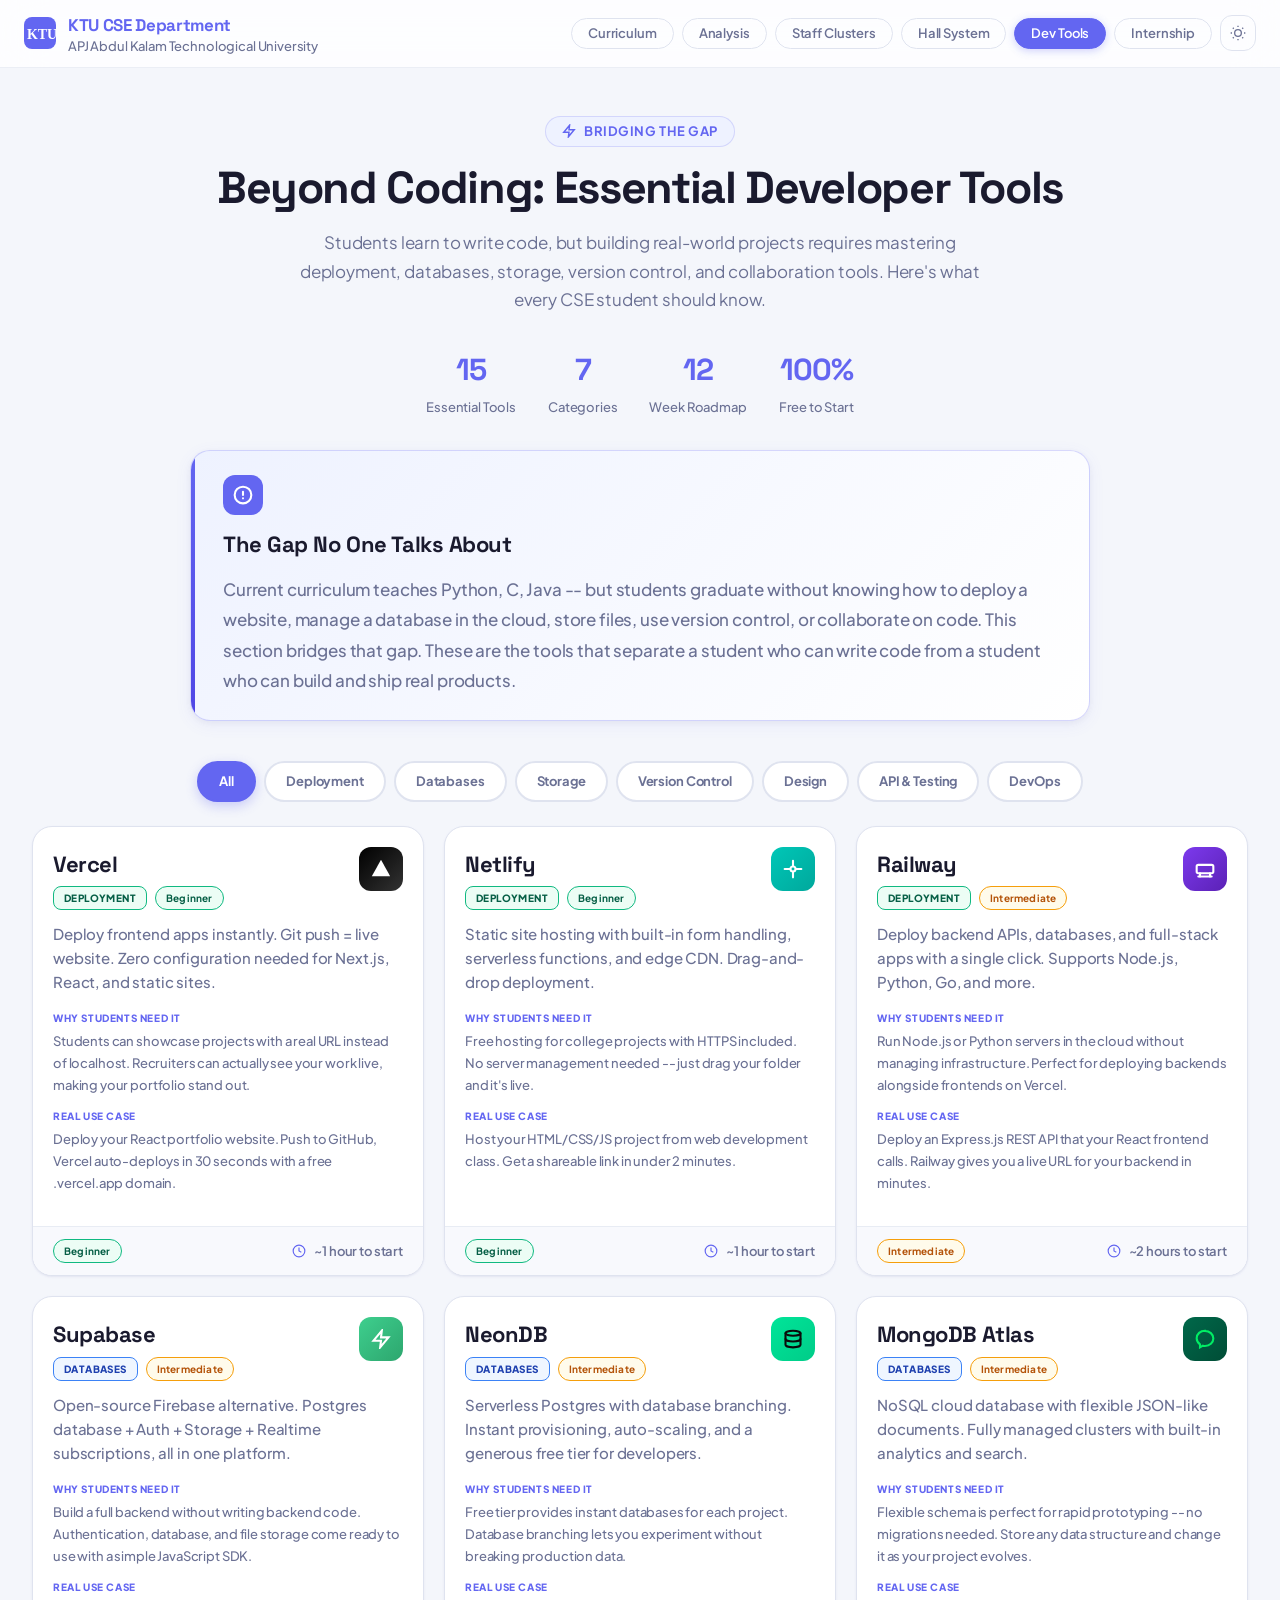
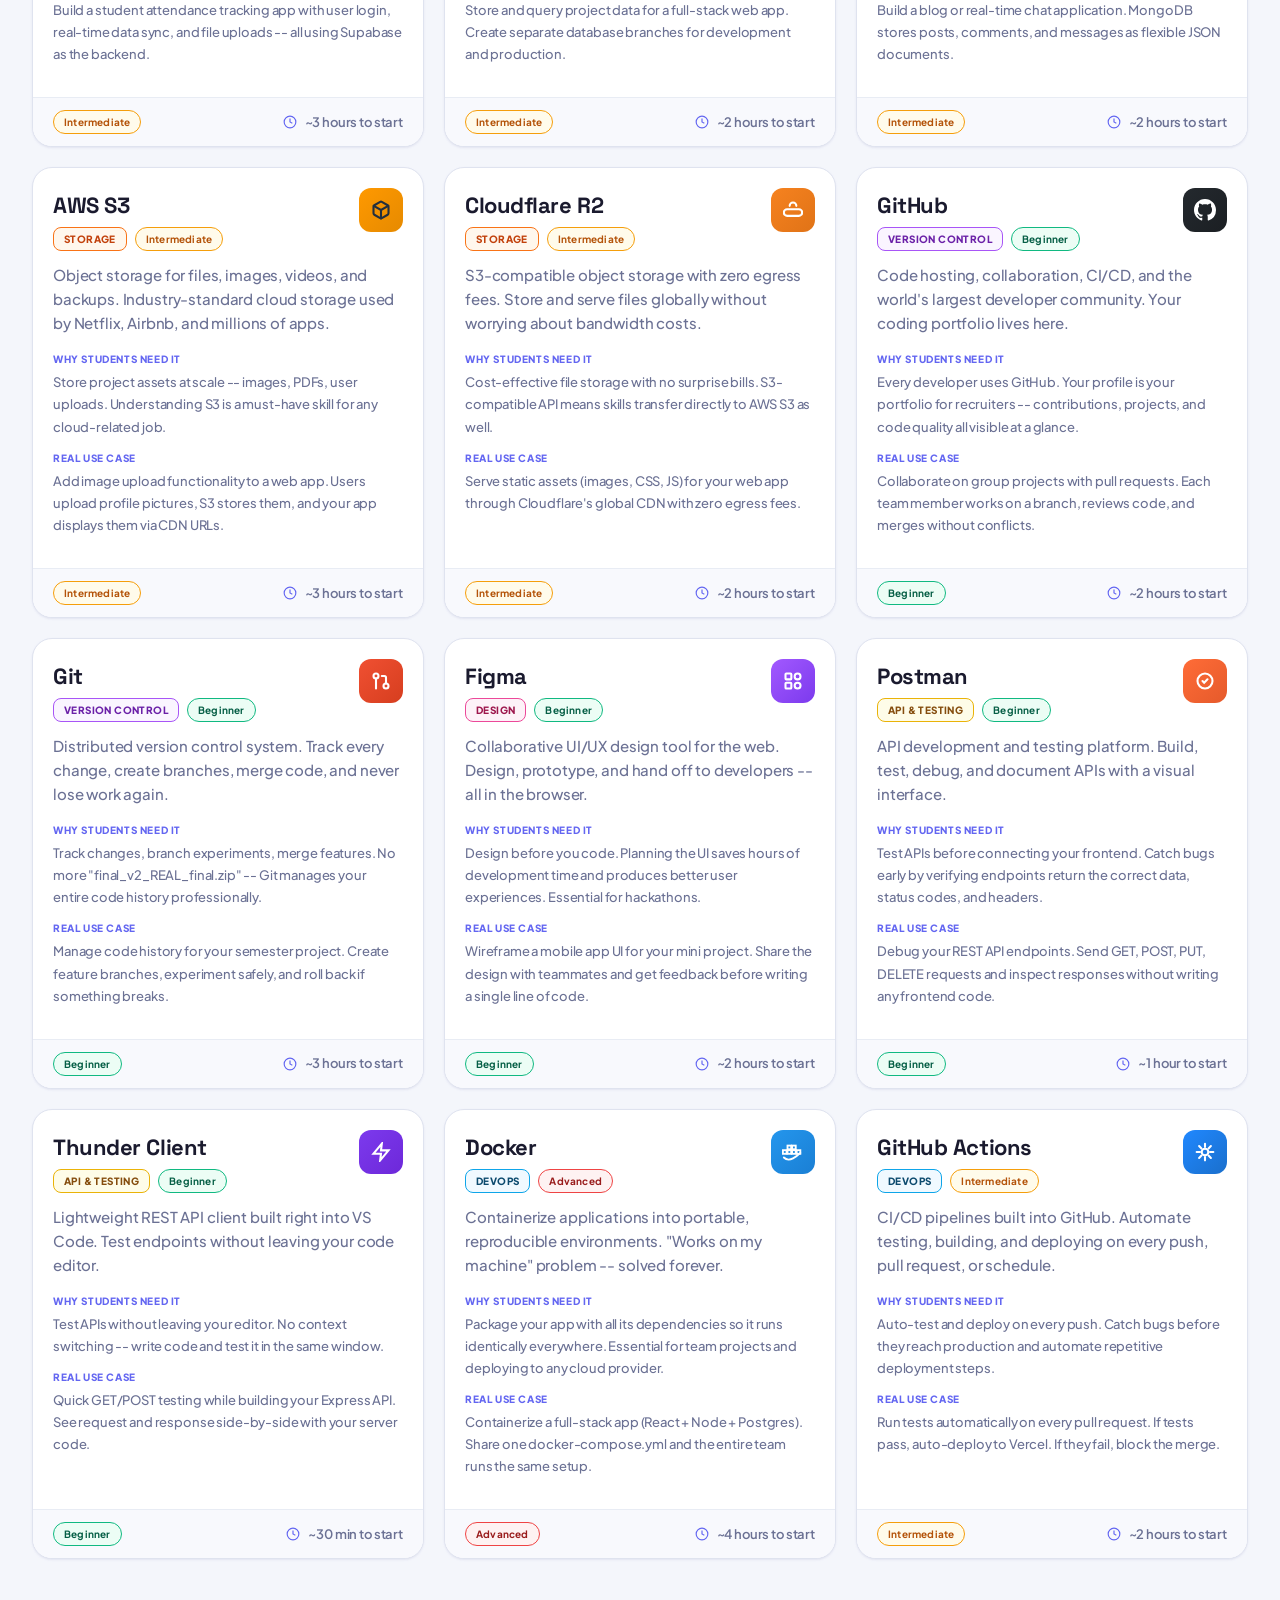
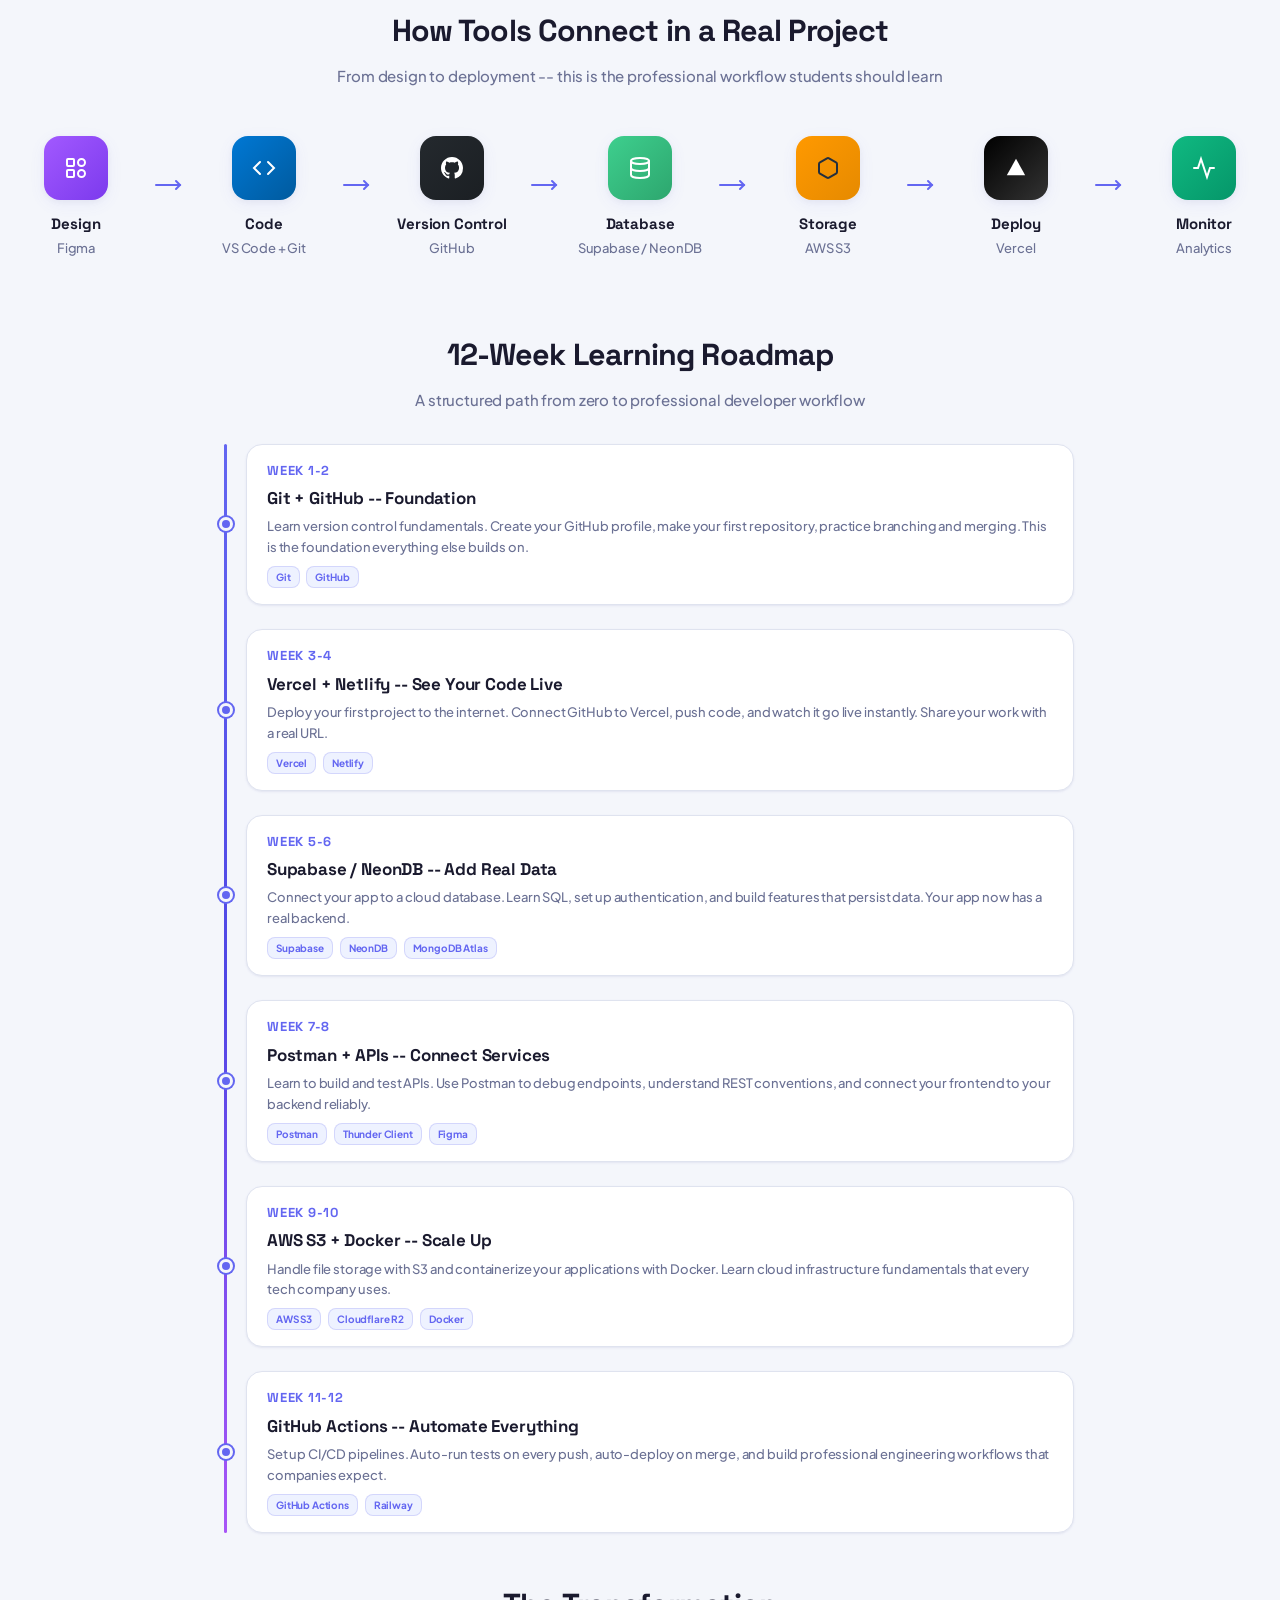
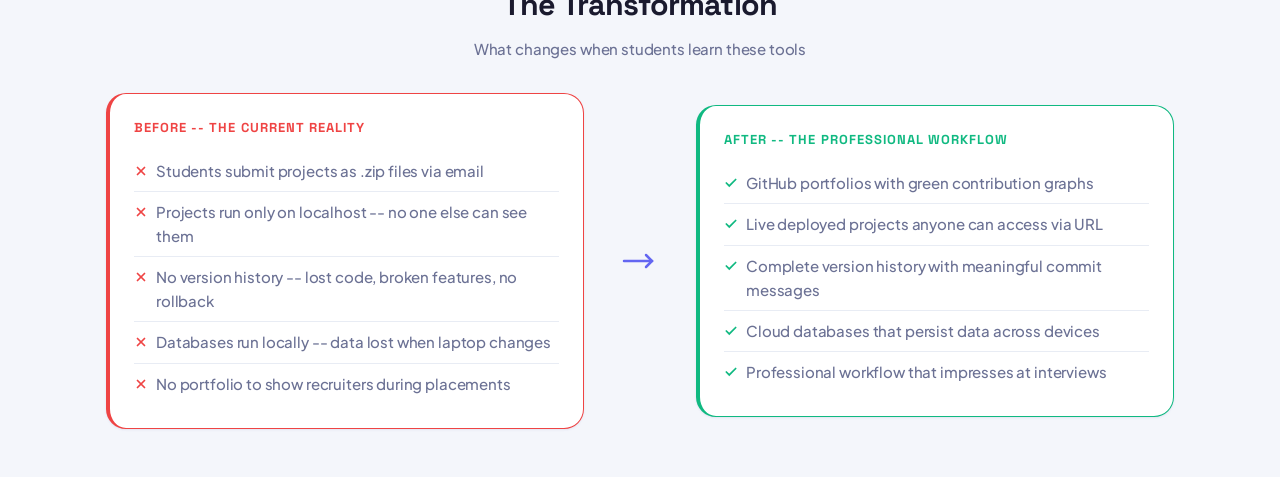
<file: dev-tools.html>
<!DOCTYPE html>
<html lang="en" data-theme="light">
<head>
<meta charset="UTF-8">
<meta name="viewport" content="width=device-width, initial-scale=1.0">
<title>Developer Tools & Beyond Coding | KTU CSE</title>
<link rel="preconnect" href="https://fonts.googleapis.com">
<link rel="preconnect" href="https://fonts.gstatic.com" crossorigin>
<link href="https://fonts.googleapis.com/css2?family=Plus+Jakarta+Sans:wght@300..800&family=Space+Grotesk:wght@400..700&display=swap" rel="stylesheet">
<link rel="stylesheet" href="css/styles.css">
<style>
/* ===== DEV TOOLS PAGE STYLES ===== */

/* Problem Statement */
.problem-card {
  max-width: 900px;
  margin: 0 auto var(--space-10);
  padding: var(--space-6) var(--space-8);
  background: linear-gradient(135deg, var(--color-primary-highlight), var(--color-surface));
  border: 1.5px solid color-mix(in srgb, var(--color-primary) 25%, transparent);
  border-radius: var(--radius-xl);
  box-shadow: var(--shadow-md);
  position: relative;
  overflow: hidden;
}
.problem-card::before {
  content: '';
  position: absolute;
  top: 0; left: 0;
  width: 4px; height: 100%;
  background: linear-gradient(180deg, var(--color-primary), var(--color-primary-hover));
  border-radius: var(--radius-xl) 0 0 var(--radius-xl);
}
.problem-icon {
  display: inline-flex;
  align-items: center;
  justify-content: center;
  width: 40px; height: 40px;
  border-radius: var(--radius-md);
  background: var(--color-primary);
  color: #fff;
  margin-bottom: var(--space-3);
}
.problem-title {
  font-family: var(--font-display);
  font-size: var(--text-lg);
  font-weight: 700;
  color: var(--color-text);
  margin-bottom: var(--space-3);
  letter-spacing: -0.02em;
}
.problem-text {
  font-size: var(--text-base);
  color: var(--color-text-muted);
  line-height: 1.8;
  font-weight: 500;
}

/* Filter Tabs */
.filter-section {
  max-width: 1400px;
  margin: 0 auto var(--space-6);
  padding: 0 var(--space-4);
}
.filter-tabs {
  display: flex;
  gap: var(--space-2);
  justify-content: center;
  flex-wrap: wrap;
  margin-bottom: var(--space-6);
}
.filter-tab {
  font-size: var(--text-xs);
  font-weight: 700;
  padding: var(--space-2) var(--space-5);
  border-radius: var(--radius-full);
  border: 2px solid var(--color-border);
  color: var(--color-text-muted);
  cursor: pointer;
  transition: all 0.2s ease;
  letter-spacing: -0.01em;
  background: var(--color-surface);
}
.filter-tab:hover {
  border-color: var(--color-primary);
  color: var(--color-primary);
  background: var(--color-primary-highlight);
}
.filter-tab.active {
  background: var(--color-primary);
  border-color: var(--color-primary);
  color: #fff;
  box-shadow: 0 4px 12px rgba(99,102,241,0.3);
}

/* Tool Cards Grid */
.tools-grid {
  display: grid;
  grid-template-columns: repeat(3, 1fr);
  gap: var(--space-5);
  max-width: 1400px;
  margin: 0 auto var(--space-12);
  padding: 0 var(--space-4);
}
@media (max-width: 1100px) { .tools-grid { grid-template-columns: repeat(2, 1fr); } }
@media (max-width: 700px) { .tools-grid { grid-template-columns: 1fr; } }

.tool-card {
  background: var(--color-surface);
  border: 1.5px solid var(--color-border);
  border-radius: var(--radius-xl);
  overflow: hidden;
  box-shadow: var(--shadow-sm);
  transition: box-shadow 0.3s, transform 0.3s, border-color 0.3s;
  display: flex;
  flex-direction: column;
}
.tool-card:hover {
  box-shadow: var(--shadow-lg);
  transform: translateY(-4px);
  border-color: var(--color-primary);
}
.tool-card-header {
  padding: var(--space-5) var(--space-5) var(--space-3);
  display: flex;
  align-items: flex-start;
  justify-content: space-between;
  gap: var(--space-3);
}
.tool-card-icon {
  width: 44px; height: 44px;
  border-radius: var(--radius-md);
  display: flex;
  align-items: center;
  justify-content: center;
  flex-shrink: 0;
  font-size: 20px;
  font-weight: 800;
  font-family: var(--font-display);
}
.tool-card-meta {
  display: flex;
  gap: var(--space-2);
  align-items: center;
  flex-wrap: wrap;
}
.tool-name {
  font-family: var(--font-display);
  font-size: var(--text-lg);
  font-weight: 700;
  color: var(--color-text);
  letter-spacing: -0.02em;
  margin-bottom: var(--space-1);
}
.category-badge {
  font-size: 10px;
  font-weight: 800;
  padding: 3px 10px;
  border-radius: var(--radius-sm);
  letter-spacing: 0.04em;
  text-transform: uppercase;
}
.badge-deployment { background: #ecfdf5; color: #065f46; border: 1px solid #10b981; }
.badge-databases { background: #eff6ff; color: #1e40af; border: 1px solid #3b82f6; }
.badge-storage { background: #fff7ed; color: #c2410c; border: 1px solid #f97316; }
.badge-vcs { background: #faf5ff; color: #6b21a8; border: 1px solid #a855f7; }
.badge-design { background: #fdf2f8; color: #9d174d; border: 1px solid #ec4899; }
.badge-api { background: #fefce8; color: #854d0e; border: 1px solid #eab308; }
.badge-devops { background: #f0f9ff; color: #0c4a6e; border: 1px solid #0ea5e9; }

[data-theme="dark"] .badge-deployment { background: #052e16; color: #a7f3d0; border-color: #34d399; }
[data-theme="dark"] .badge-databases { background: #0c1a33; color: #93c5fd; border-color: #60a5fa; }
[data-theme="dark"] .badge-storage { background: #2a1608; color: #fdba74; border-color: #fb923c; }
[data-theme="dark"] .badge-vcs { background: #1e0a38; color: #d8b4fe; border-color: #c084fc; }
[data-theme="dark"] .badge-design { background: #2d0a20; color: #f9a8d4; border-color: #f472b6; }
[data-theme="dark"] .badge-api { background: #271907; color: #fde68a; border-color: #fbbf24; }
[data-theme="dark"] .badge-devops { background: #0c2536; color: #7dd3fc; border-color: #38bdf8; }

.difficulty-badge {
  font-size: 10px;
  font-weight: 700;
  padding: 3px 10px;
  border-radius: var(--radius-full);
  letter-spacing: 0.02em;
}
.diff-beginner { background: #ecfdf5; color: #065f46; border: 1px solid #10b981; }
.diff-intermediate { background: #fffbeb; color: #b45309; border: 1px solid #f59e0b; }
.diff-advanced { background: #fef2f2; color: #991b1b; border: 1px solid #ef4444; }

[data-theme="dark"] .diff-beginner { background: #052e16; color: #a7f3d0; border-color: #34d399; }
[data-theme="dark"] .diff-intermediate { background: #271907; color: #fde68a; border-color: #fbbf24; }
[data-theme="dark"] .diff-advanced { background: #2d0808; color: #fca5a5; border-color: #f87171; }

.tool-card-body {
  padding: 0 var(--space-5) var(--space-5);
  flex: 1;
  display: flex;
  flex-direction: column;
}
.tool-desc {
  font-size: var(--text-sm);
  color: var(--color-text-muted);
  margin-bottom: var(--space-4);
  line-height: 1.6;
  font-weight: 500;
}
.tool-detail {
  margin-bottom: var(--space-3);
}
.tool-detail-label {
  font-size: 10px;
  font-weight: 800;
  color: var(--color-primary);
  text-transform: uppercase;
  letter-spacing: 0.06em;
  margin-bottom: var(--space-1);
}
.tool-detail-text {
  font-size: var(--text-xs);
  color: var(--color-text-muted);
  line-height: 1.7;
  font-weight: 500;
}
.tool-card-footer {
  padding: var(--space-3) var(--space-5);
  border-top: 1px solid var(--color-divider);
  display: flex;
  align-items: center;
  justify-content: space-between;
  background: var(--color-surface-2);
  margin-top: auto;
}
.learn-time {
  display: inline-flex;
  align-items: center;
  gap: var(--space-2);
  font-size: var(--text-xs);
  color: var(--color-text-muted);
  font-weight: 600;
}
.learn-time svg {
  color: var(--color-primary);
}

/* Workflow Diagram */
.workflow-section {
  max-width: 1400px;
  margin: 0 auto var(--space-12);
  padding: 0 var(--space-4);
}
.section-heading {
  font-family: var(--font-display);
  font-size: var(--text-xl);
  color: var(--color-text);
  text-align: center;
  margin-bottom: var(--space-2);
  font-weight: 700;
  letter-spacing: -0.03em;
}
.section-sub {
  font-size: var(--text-sm);
  color: var(--color-text-muted);
  text-align: center;
  margin-bottom: var(--space-8);
  font-weight: 500;
}
.workflow-track {
  display: flex;
  align-items: center;
  gap: 0;
  overflow-x: auto;
  padding: var(--space-4) 0 var(--space-6);
  justify-content: center;
}
@media (max-width: 900px) {
  .workflow-track {
    justify-content: flex-start;
  }
}
.workflow-step {
  display: flex;
  flex-direction: column;
  align-items: center;
  min-width: 140px;
  flex-shrink: 0;
}
.workflow-icon-wrap {
  width: 64px; height: 64px;
  border-radius: var(--radius-lg);
  display: flex;
  align-items: center;
  justify-content: center;
  margin-bottom: var(--space-3);
  font-size: 24px;
  box-shadow: var(--shadow-md);
  transition: transform 0.3s, box-shadow 0.3s;
}
.workflow-step:hover .workflow-icon-wrap {
  transform: scale(1.1);
  box-shadow: var(--shadow-lg);
}
.workflow-label {
  font-family: var(--font-display);
  font-size: var(--text-sm);
  font-weight: 700;
  color: var(--color-text);
  text-align: center;
  letter-spacing: -0.01em;
}
.workflow-tool-name {
  font-size: var(--text-xs);
  color: var(--color-text-muted);
  text-align: center;
  font-weight: 500;
  margin-top: 2px;
}
.workflow-arrow {
  display: flex;
  align-items: center;
  padding: 0 var(--space-2);
  color: var(--color-primary);
  flex-shrink: 0;
  margin-bottom: var(--space-6);
}

/* Roadmap */
.roadmap-section {
  max-width: 900px;
  margin: 0 auto var(--space-12);
  padding: 0 var(--space-4);
}
.roadmap-timeline {
  position: relative;
  padding-left: var(--space-10);
}
.roadmap-timeline::before {
  content: '';
  position: absolute;
  left: 18px;
  top: 0;
  bottom: 0;
  width: 3px;
  background: linear-gradient(180deg, var(--color-primary), var(--color-primary-hover), #a855f7);
  border-radius: var(--radius-full);
}
.roadmap-item {
  position: relative;
  margin-bottom: var(--space-6);
  padding: var(--space-4) var(--space-5);
  background: var(--color-surface);
  border: 1.5px solid var(--color-border);
  border-radius: var(--radius-lg);
  box-shadow: var(--shadow-sm);
  transition: box-shadow 0.3s, transform 0.3s, border-color 0.3s;
}
.roadmap-item:hover {
  box-shadow: var(--shadow-md);
  transform: translateX(4px);
  border-color: var(--color-primary);
}
.roadmap-item::before {
  content: '';
  position: absolute;
  left: calc(-1 * var(--space-10) + 12px);
  top: 50%;
  transform: translateY(-50%);
  width: 14px; height: 14px;
  border-radius: 50%;
  background: var(--color-primary);
  border: 3px solid var(--color-bg);
  box-shadow: 0 0 0 2px var(--color-primary);
  z-index: 1;
}
.roadmap-week {
  font-family: var(--font-display);
  font-size: var(--text-xs);
  font-weight: 700;
  color: var(--color-primary);
  text-transform: uppercase;
  letter-spacing: 0.06em;
  margin-bottom: var(--space-1);
}
.roadmap-title {
  font-family: var(--font-display);
  font-size: var(--text-base);
  font-weight: 700;
  color: var(--color-text);
  letter-spacing: -0.01em;
  margin-bottom: var(--space-1);
}
.roadmap-desc {
  font-size: var(--text-xs);
  color: var(--color-text-muted);
  line-height: 1.6;
  font-weight: 500;
}
.roadmap-tag {
  display: inline-block;
  font-size: 10px;
  font-weight: 700;
  padding: 2px 8px;
  border-radius: var(--radius-sm);
  background: var(--color-primary-highlight);
  color: var(--color-primary);
  border: 1px solid color-mix(in srgb, var(--color-primary) 20%, transparent);
  margin-top: var(--space-2);
  margin-right: var(--space-1);
}

/* Impact Section */
.impact-section {
  max-width: 1100px;
  margin: 0 auto var(--space-12);
  padding: 0 var(--space-4);
}
.impact-grid {
  display: grid;
  grid-template-columns: 1fr 80px 1fr;
  gap: var(--space-4);
  align-items: center;
}
@media (max-width: 700px) {
  .impact-grid {
    grid-template-columns: 1fr;
    gap: var(--space-3);
  }
  .impact-arrow { transform: rotate(90deg); }
}
.impact-card {
  background: var(--color-surface);
  border: 1.5px solid var(--color-border);
  border-radius: var(--radius-xl);
  padding: var(--space-6);
  box-shadow: var(--shadow-sm);
  transition: box-shadow 0.3s, transform 0.3s;
}
.impact-card:hover {
  box-shadow: var(--shadow-md);
  transform: translateY(-2px);
}
.impact-card.before {
  border-color: #ef4444;
  border-left: 4px solid #ef4444;
}
.impact-card.after {
  border-color: #10b981;
  border-left: 4px solid #10b981;
}
.impact-label {
  font-family: var(--font-display);
  font-size: var(--text-xs);
  font-weight: 800;
  text-transform: uppercase;
  letter-spacing: 0.08em;
  margin-bottom: var(--space-3);
}
.impact-card.before .impact-label { color: #ef4444; }
.impact-card.after .impact-label { color: #10b981; }

[data-theme="dark"] .impact-card.before .impact-label { color: #f87171; }
[data-theme="dark"] .impact-card.after .impact-label { color: #34d399; }
[data-theme="dark"] .impact-card.before { border-color: #7f1d1d; border-left-color: #f87171; }
[data-theme="dark"] .impact-card.after { border-color: #064e3b; border-left-color: #34d399; }

.impact-list {
  list-style: none;
  padding: 0;
  margin: 0;
}
.impact-list li {
  padding: var(--space-2) 0;
  font-size: var(--text-sm);
  color: var(--color-text-muted);
  line-height: 1.6;
  font-weight: 500;
  display: flex;
  align-items: flex-start;
  gap: var(--space-2);
  border-bottom: 1px solid var(--color-divider);
}
.impact-list li:last-child { border-bottom: none; }
.impact-list li .icon {
  flex-shrink: 0;
  margin-top: 2px;
  font-size: 14px;
}
.impact-card.before .icon { color: #ef4444; }
.impact-card.after .icon { color: #10b981; }
[data-theme="dark"] .impact-card.before .icon { color: #f87171; }
[data-theme="dark"] .impact-card.after .icon { color: #34d399; }

.impact-arrow {
  display: flex;
  align-items: center;
  justify-content: center;
}
.impact-arrow svg {
  color: var(--color-primary);
}

/* Stats Row */
.stats-row {
  display: flex;
  justify-content: center;
  gap: var(--space-8);
  flex-wrap: wrap;
  margin-bottom: var(--space-10);
}
.stat-block {
  text-align: center;
  padding: var(--space-4);
}
.stat-block .stat-num {
  font-size: var(--text-2xl);
  font-weight: 800;
  color: var(--color-primary);
  font-family: var(--font-display);
  letter-spacing: -0.03em;
}
.stat-block .stat-label {
  font-size: var(--text-xs);
  color: var(--color-text-muted);
  margin-top: var(--space-1);
  font-weight: 500;
}

/* Use Case Highlight */
.use-case-tag {
  display: inline-flex;
  align-items: center;
  gap: 4px;
  font-size: var(--text-xs);
  color: var(--color-text);
  background: var(--color-surface-offset);
  padding: var(--space-1) var(--space-3);
  border-radius: var(--radius-sm);
  font-weight: 600;
  border: 1px solid var(--color-divider);
  margin-top: var(--space-2);
}

/* Responsive topbar */
@media (max-width: 768px) {
  .topbar { flex-direction: column; gap: var(--space-3); padding: var(--space-3); }
  .topbar-nav { justify-content: center; }
}
</style>
</head>
<body>

<nav class="topbar">
  <div class="topbar-brand">
    <svg width="32" height="32" viewBox="0 0 32 32" fill="none"><rect width="32" height="32" rx="8" fill="var(--color-primary)"/><text x="3" y="22" font-family="Georgia,serif" font-size="14" font-weight="700" fill="white">KTU</text></svg>
    <div><div class="brand-name">KTU CSE Department</div><div class="brand-sub">APJ Abdul Kalam Technological University</div></div>
  </div>
  <div class="topbar-nav">
    <a href="index.html" class="nav-pill">Curriculum</a>
    <a href="analysis.html" class="nav-pill">Analysis</a>
    <a href="staff-clusters.html" class="nav-pill">Staff Clusters</a>
    <a href="hall-system.html" class="nav-pill">Hall System</a>
    <a href="dev-tools.html" class="nav-pill active">Dev Tools</a>
    <a href="real-internship.html" class="nav-pill">Internship</a>
    <button class="theme-toggle" data-theme-toggle aria-label="Toggle theme">
      <svg width="16" height="16" viewBox="0 0 24 24" fill="none" stroke="currentColor" stroke-width="2"><circle cx="12" cy="12" r="5"/><path d="M12 1v2M12 21v2M4.22 4.22l1.42 1.42M18.36 18.36l1.42 1.42M1 12h2M21 12h2M4.22 19.78l1.42-1.42M18.36 5.64l1.42-1.42"/></svg>
    </button>
  </div>
</nav>

<!-- ===== HERO ===== -->
<section class="hero reveal">
  <div class="hero-badge">
    <svg width="14" height="14" viewBox="0 0 24 24" fill="none" stroke="currentColor" stroke-width="2.5" stroke-linecap="round"><path d="M13 2L3 14h9l-1 8 10-12h-9l1-8z"/></svg>
    BRIDGING THE GAP
  </div>
  <h1>Beyond Coding: Essential Developer Tools</h1>
  <p>Students learn to write code, but building real-world projects requires mastering deployment, databases, storage, version control, and collaboration tools. Here's what every CSE student should know.</p>
  <div class="hero-stats">
    <div class="stat-item"><div class="stat-num">15</div><div class="stat-label">Essential Tools</div></div>
    <div class="stat-item"><div class="stat-num">7</div><div class="stat-label">Categories</div></div>
    <div class="stat-item"><div class="stat-num">12</div><div class="stat-label">Week Roadmap</div></div>
    <div class="stat-item"><div class="stat-num">100%</div><div class="stat-label">Free to Start</div></div>
  </div>
</section>

<!-- ===== PROBLEM STATEMENT ===== -->
<section class="reveal">
  <div class="problem-card">
    <div class="problem-icon">
      <svg width="20" height="20" viewBox="0 0 24 24" fill="none" stroke="currentColor" stroke-width="2.5" stroke-linecap="round"><circle cx="12" cy="12" r="10"/><line x1="12" y1="8" x2="12" y2="12"/><line x1="12" y1="16" x2="12.01" y2="16"/></svg>
    </div>
    <div class="problem-title">The Gap No One Talks About</div>
    <p class="problem-text">Current curriculum teaches Python, C, Java -- but students graduate without knowing how to deploy a website, manage a database in the cloud, store files, use version control, or collaborate on code. This section bridges that gap. These are the tools that separate a student who can write code from a student who can build and ship real products.</p>
  </div>
</section>

<!-- ===== FILTER TABS ===== -->
<section class="filter-section reveal">
  <div class="filter-tabs" id="filterTabs">
    <button class="filter-tab active" data-filter="all">All</button>
    <button class="filter-tab" data-filter="deployment">Deployment</button>
    <button class="filter-tab" data-filter="databases">Databases</button>
    <button class="filter-tab" data-filter="storage">Storage</button>
    <button class="filter-tab" data-filter="vcs">Version Control</button>
    <button class="filter-tab" data-filter="design">Design</button>
    <button class="filter-tab" data-filter="api">API & Testing</button>
    <button class="filter-tab" data-filter="devops">DevOps</button>
  </div>

  <!-- ===== TOOLS GRID ===== -->
  <div class="tools-grid" id="toolsGrid">

    <!-- DEPLOYMENT TOOLS -->
    <div class="tool-card reveal" data-category="deployment">
      <div class="tool-card-header">
        <div>
          <div class="tool-name">Vercel</div>
          <div class="tool-card-meta">
            <span class="category-badge badge-deployment">Deployment</span>
            <span class="difficulty-badge diff-beginner">Beginner</span>
          </div>
        </div>
        <div class="tool-card-icon" style="background:linear-gradient(135deg,#000,#333);color:#fff;">
          <svg width="22" height="22" viewBox="0 0 24 24" fill="currentColor"><path d="M12 2L2 20h20L12 2z"/></svg>
        </div>
      </div>
      <div class="tool-card-body">
        <p class="tool-desc">Deploy frontend apps instantly. Git push = live website. Zero configuration needed for Next.js, React, and static sites.</p>
        <div class="tool-detail">
          <div class="tool-detail-label">Why Students Need It</div>
          <p class="tool-detail-text">Students can showcase projects with a real URL instead of localhost. Recruiters can actually see your work live, making your portfolio stand out.</p>
        </div>
        <div class="tool-detail">
          <div class="tool-detail-label">Real Use Case</div>
          <p class="tool-detail-text">Deploy your React portfolio website. Push to GitHub, Vercel auto-deploys in 30 seconds with a free .vercel.app domain.</p>
        </div>
      </div>
      <div class="tool-card-footer">
        <span class="difficulty-badge diff-beginner">Beginner</span>
        <span class="learn-time">
          <svg width="14" height="14" viewBox="0 0 24 24" fill="none" stroke="currentColor" stroke-width="2"><circle cx="12" cy="12" r="10"/><polyline points="12 6 12 12 16 14"/></svg>
          ~1 hour to start
        </span>
      </div>
    </div>

    <div class="tool-card reveal" data-category="deployment">
      <div class="tool-card-header">
        <div>
          <div class="tool-name">Netlify</div>
          <div class="tool-card-meta">
            <span class="category-badge badge-deployment">Deployment</span>
            <span class="difficulty-badge diff-beginner">Beginner</span>
          </div>
        </div>
        <div class="tool-card-icon" style="background:linear-gradient(135deg,#00c7b7,#00a89c);color:#fff;">
          <svg width="20" height="20" viewBox="0 0 24 24" fill="none" stroke="currentColor" stroke-width="2.5" stroke-linecap="round"><path d="M12 2v6m0 8v6M2 12h6m8 0h6"/><circle cx="12" cy="12" r="3"/></svg>
        </div>
      </div>
      <div class="tool-card-body">
        <p class="tool-desc">Static site hosting with built-in form handling, serverless functions, and edge CDN. Drag-and-drop deployment.</p>
        <div class="tool-detail">
          <div class="tool-detail-label">Why Students Need It</div>
          <p class="tool-detail-text">Free hosting for college projects with HTTPS included. No server management needed -- just drag your folder and it's live.</p>
        </div>
        <div class="tool-detail">
          <div class="tool-detail-label">Real Use Case</div>
          <p class="tool-detail-text">Host your HTML/CSS/JS project from web development class. Get a shareable link in under 2 minutes.</p>
        </div>
      </div>
      <div class="tool-card-footer">
        <span class="difficulty-badge diff-beginner">Beginner</span>
        <span class="learn-time">
          <svg width="14" height="14" viewBox="0 0 24 24" fill="none" stroke="currentColor" stroke-width="2"><circle cx="12" cy="12" r="10"/><polyline points="12 6 12 12 16 14"/></svg>
          ~1 hour to start
        </span>
      </div>
    </div>

    <div class="tool-card reveal" data-category="deployment">
      <div class="tool-card-header">
        <div>
          <div class="tool-name">Railway</div>
          <div class="tool-card-meta">
            <span class="category-badge badge-deployment">Deployment</span>
            <span class="difficulty-badge diff-intermediate">Intermediate</span>
          </div>
        </div>
        <div class="tool-card-icon" style="background:linear-gradient(135deg,#7c3aed,#5b21b6);color:#fff;">
          <svg width="20" height="20" viewBox="0 0 24 24" fill="none" stroke="currentColor" stroke-width="2.5" stroke-linecap="round"><rect x="2" y="7" width="20" height="10" rx="2"/><line x1="6" y1="17" x2="6" y2="21"/><line x1="18" y1="17" x2="18" y2="21"/><line x1="4" y1="21" x2="20" y2="21"/></svg>
        </div>
      </div>
      <div class="tool-card-body">
        <p class="tool-desc">Deploy backend APIs, databases, and full-stack apps with a single click. Supports Node.js, Python, Go, and more.</p>
        <div class="tool-detail">
          <div class="tool-detail-label">Why Students Need It</div>
          <p class="tool-detail-text">Run Node.js or Python servers in the cloud without managing infrastructure. Perfect for deploying backends alongside frontends on Vercel.</p>
        </div>
        <div class="tool-detail">
          <div class="tool-detail-label">Real Use Case</div>
          <p class="tool-detail-text">Deploy an Express.js REST API that your React frontend calls. Railway gives you a live URL for your backend in minutes.</p>
        </div>
      </div>
      <div class="tool-card-footer">
        <span class="difficulty-badge diff-intermediate">Intermediate</span>
        <span class="learn-time">
          <svg width="14" height="14" viewBox="0 0 24 24" fill="none" stroke="currentColor" stroke-width="2"><circle cx="12" cy="12" r="10"/><polyline points="12 6 12 12 16 14"/></svg>
          ~2 hours to start
        </span>
      </div>
    </div>

    <!-- DATABASE TOOLS -->
    <div class="tool-card reveal" data-category="databases">
      <div class="tool-card-header">
        <div>
          <div class="tool-name">Supabase</div>
          <div class="tool-card-meta">
            <span class="category-badge badge-databases">Databases</span>
            <span class="difficulty-badge diff-intermediate">Intermediate</span>
          </div>
        </div>
        <div class="tool-card-icon" style="background:linear-gradient(135deg,#3ecf8e,#2da66e);color:#fff;">
          <svg width="20" height="20" viewBox="0 0 24 24" fill="none" stroke="currentColor" stroke-width="2.5" stroke-linecap="round"><path d="M13 2L3 14h9l-1 8 10-12h-9l1-8z"/></svg>
        </div>
      </div>
      <div class="tool-card-body">
        <p class="tool-desc">Open-source Firebase alternative. Postgres database + Auth + Storage + Realtime subscriptions, all in one platform.</p>
        <div class="tool-detail">
          <div class="tool-detail-label">Why Students Need It</div>
          <p class="tool-detail-text">Build a full backend without writing backend code. Authentication, database, and file storage come ready to use with a simple JavaScript SDK.</p>
        </div>
        <div class="tool-detail">
          <div class="tool-detail-label">Real Use Case</div>
          <p class="tool-detail-text">Build a student attendance tracking app with user login, real-time data sync, and file uploads -- all using Supabase as the backend.</p>
        </div>
      </div>
      <div class="tool-card-footer">
        <span class="difficulty-badge diff-intermediate">Intermediate</span>
        <span class="learn-time">
          <svg width="14" height="14" viewBox="0 0 24 24" fill="none" stroke="currentColor" stroke-width="2"><circle cx="12" cy="12" r="10"/><polyline points="12 6 12 12 16 14"/></svg>
          ~3 hours to start
        </span>
      </div>
    </div>

    <div class="tool-card reveal" data-category="databases">
      <div class="tool-card-header">
        <div>
          <div class="tool-name">NeonDB</div>
          <div class="tool-card-meta">
            <span class="category-badge badge-databases">Databases</span>
            <span class="difficulty-badge diff-intermediate">Intermediate</span>
          </div>
        </div>
        <div class="tool-card-icon" style="background:linear-gradient(135deg,#00e599,#00cc88);color:#0a0a0a;">
          <svg width="20" height="20" viewBox="0 0 24 24" fill="none" stroke="currentColor" stroke-width="2.5" stroke-linecap="round"><ellipse cx="12" cy="5" rx="9" ry="3"/><path d="M21 12c0 1.66-4 3-9 3s-9-1.34-9-3"/><path d="M3 5v14c0 1.66 4 3 9 3s9-1.34 9-3V5"/></svg>
        </div>
      </div>
      <div class="tool-card-body">
        <p class="tool-desc">Serverless Postgres with database branching. Instant provisioning, auto-scaling, and a generous free tier for developers.</p>
        <div class="tool-detail">
          <div class="tool-detail-label">Why Students Need It</div>
          <p class="tool-detail-text">Free tier provides instant databases for each project. Database branching lets you experiment without breaking production data.</p>
        </div>
        <div class="tool-detail">
          <div class="tool-detail-label">Real Use Case</div>
          <p class="tool-detail-text">Store and query project data for a full-stack web app. Create separate database branches for development and production.</p>
        </div>
      </div>
      <div class="tool-card-footer">
        <span class="difficulty-badge diff-intermediate">Intermediate</span>
        <span class="learn-time">
          <svg width="14" height="14" viewBox="0 0 24 24" fill="none" stroke="currentColor" stroke-width="2"><circle cx="12" cy="12" r="10"/><polyline points="12 6 12 12 16 14"/></svg>
          ~2 hours to start
        </span>
      </div>
    </div>

    <div class="tool-card reveal" data-category="databases">
      <div class="tool-card-header">
        <div>
          <div class="tool-name">MongoDB Atlas</div>
          <div class="tool-card-meta">
            <span class="category-badge badge-databases">Databases</span>
            <span class="difficulty-badge diff-intermediate">Intermediate</span>
          </div>
        </div>
        <div class="tool-card-icon" style="background:linear-gradient(135deg,#00684a,#004d36);color:#00ed64;">
          <svg width="20" height="20" viewBox="0 0 24 24" fill="none" stroke="currentColor" stroke-width="2.5" stroke-linecap="round"><path d="M12 2C6.48 2 2 6 2 11c0 3 1.5 5.5 4 7.5V22l3.5-2c.8.2 1.6.3 2.5.3 5.52 0 10-4 10-9s-4.48-9-10-9z"/></svg>
        </div>
      </div>
      <div class="tool-card-body">
        <p class="tool-desc">NoSQL cloud database with flexible JSON-like documents. Fully managed clusters with built-in analytics and search.</p>
        <div class="tool-detail">
          <div class="tool-detail-label">Why Students Need It</div>
          <p class="tool-detail-text">Flexible schema is perfect for rapid prototyping -- no migrations needed. Store any data structure and change it as your project evolves.</p>
        </div>
        <div class="tool-detail">
          <div class="tool-detail-label">Real Use Case</div>
          <p class="tool-detail-text">Build a blog or real-time chat application. MongoDB stores posts, comments, and messages as flexible JSON documents.</p>
        </div>
      </div>
      <div class="tool-card-footer">
        <span class="difficulty-badge diff-intermediate">Intermediate</span>
        <span class="learn-time">
          <svg width="14" height="14" viewBox="0 0 24 24" fill="none" stroke="currentColor" stroke-width="2"><circle cx="12" cy="12" r="10"/><polyline points="12 6 12 12 16 14"/></svg>
          ~2 hours to start
        </span>
      </div>
    </div>

    <!-- STORAGE TOOLS -->
    <div class="tool-card reveal" data-category="storage">
      <div class="tool-card-header">
        <div>
          <div class="tool-name">AWS S3</div>
          <div class="tool-card-meta">
            <span class="category-badge badge-storage">Storage</span>
            <span class="difficulty-badge diff-intermediate">Intermediate</span>
          </div>
        </div>
        <div class="tool-card-icon" style="background:linear-gradient(135deg,#ff9900,#e68a00);color:#232f3e;">
          <svg width="20" height="20" viewBox="0 0 24 24" fill="none" stroke="currentColor" stroke-width="2.5" stroke-linecap="round"><path d="M21 16V8a2 2 0 0 0-1-1.73l-7-4a2 2 0 0 0-2 0l-7 4A2 2 0 0 0 3 8v8a2 2 0 0 0 1 1.73l7 4a2 2 0 0 0 2 0l7-4A2 2 0 0 0 21 16z"/><polyline points="3.27 6.96 12 12.01 20.73 6.96"/><line x1="12" y1="22.08" x2="12" y2="12"/></svg>
        </div>
      </div>
      <div class="tool-card-body">
        <p class="tool-desc">Object storage for files, images, videos, and backups. Industry-standard cloud storage used by Netflix, Airbnb, and millions of apps.</p>
        <div class="tool-detail">
          <div class="tool-detail-label">Why Students Need It</div>
          <p class="tool-detail-text">Store project assets at scale -- images, PDFs, user uploads. Understanding S3 is a must-have skill for any cloud-related job.</p>
        </div>
        <div class="tool-detail">
          <div class="tool-detail-label">Real Use Case</div>
          <p class="tool-detail-text">Add image upload functionality to a web app. Users upload profile pictures, S3 stores them, and your app displays them via CDN URLs.</p>
        </div>
      </div>
      <div class="tool-card-footer">
        <span class="difficulty-badge diff-intermediate">Intermediate</span>
        <span class="learn-time">
          <svg width="14" height="14" viewBox="0 0 24 24" fill="none" stroke="currentColor" stroke-width="2"><circle cx="12" cy="12" r="10"/><polyline points="12 6 12 12 16 14"/></svg>
          ~3 hours to start
        </span>
      </div>
    </div>

    <div class="tool-card reveal" data-category="storage">
      <div class="tool-card-header">
        <div>
          <div class="tool-name">Cloudflare R2</div>
          <div class="tool-card-meta">
            <span class="category-badge badge-storage">Storage</span>
            <span class="difficulty-badge diff-intermediate">Intermediate</span>
          </div>
        </div>
        <div class="tool-card-icon" style="background:linear-gradient(135deg,#f6821f,#e07317);color:#fff;">
          <svg width="20" height="20" viewBox="0 0 24 24" fill="none" stroke="currentColor" stroke-width="2.5" stroke-linecap="round"><path d="M19 11H5a4 4 0 0 0 0 8h14a4 4 0 0 0 0-8z"/><path d="M16 7a4 4 0 0 0-8 0"/></svg>
        </div>
      </div>
      <div class="tool-card-body">
        <p class="tool-desc">S3-compatible object storage with zero egress fees. Store and serve files globally without worrying about bandwidth costs.</p>
        <div class="tool-detail">
          <div class="tool-detail-label">Why Students Need It</div>
          <p class="tool-detail-text">Cost-effective file storage with no surprise bills. S3-compatible API means skills transfer directly to AWS S3 as well.</p>
        </div>
        <div class="tool-detail">
          <div class="tool-detail-label">Real Use Case</div>
          <p class="tool-detail-text">Serve static assets (images, CSS, JS) for your web app through Cloudflare's global CDN with zero egress fees.</p>
        </div>
      </div>
      <div class="tool-card-footer">
        <span class="difficulty-badge diff-intermediate">Intermediate</span>
        <span class="learn-time">
          <svg width="14" height="14" viewBox="0 0 24 24" fill="none" stroke="currentColor" stroke-width="2"><circle cx="12" cy="12" r="10"/><polyline points="12 6 12 12 16 14"/></svg>
          ~2 hours to start
        </span>
      </div>
    </div>

    <!-- VERSION CONTROL -->
    <div class="tool-card reveal" data-category="vcs">
      <div class="tool-card-header">
        <div>
          <div class="tool-name">GitHub</div>
          <div class="tool-card-meta">
            <span class="category-badge badge-vcs">Version Control</span>
            <span class="difficulty-badge diff-beginner">Beginner</span>
          </div>
        </div>
        <div class="tool-card-icon" style="background:linear-gradient(135deg,#24292e,#1b1f23);color:#fff;">
          <svg width="22" height="22" viewBox="0 0 24 24" fill="currentColor"><path d="M12 0C5.37 0 0 5.37 0 12c0 5.31 3.435 9.795 8.205 11.385.6.105.825-.255.825-.57 0-.285-.015-1.23-.015-2.235-3.015.555-3.795-.735-4.035-1.41-.135-.345-.72-1.41-1.23-1.695-.42-.225-1.02-.78-.015-.795.945-.015 1.62.87 1.845 1.23 1.08 1.815 2.805 1.305 3.495.99.105-.78.42-1.305.765-1.605-2.67-.3-5.46-1.335-5.46-5.925 0-1.305.465-2.385 1.23-3.225-.12-.3-.54-1.53.12-3.18 0 0 1.005-.315 3.3 1.23.96-.27 1.98-.405 3-.405s2.04.135 3 .405c2.295-1.56 3.3-1.23 3.3-1.23.66 1.65.24 2.88.12 3.18.765.84 1.23 1.905 1.23 3.225 0 4.605-2.805 5.625-5.475 5.925.435.375.81 1.095.81 2.22 0 1.605-.015 2.895-.015 3.3 0 .315.225.69.825.57A12.02 12.02 0 0 0 24 12c0-6.63-5.37-12-12-12z"/></svg>
        </div>
      </div>
      <div class="tool-card-body">
        <p class="tool-desc">Code hosting, collaboration, CI/CD, and the world's largest developer community. Your coding portfolio lives here.</p>
        <div class="tool-detail">
          <div class="tool-detail-label">Why Students Need It</div>
          <p class="tool-detail-text">Every developer uses GitHub. Your profile is your portfolio for recruiters -- contributions, projects, and code quality all visible at a glance.</p>
        </div>
        <div class="tool-detail">
          <div class="tool-detail-label">Real Use Case</div>
          <p class="tool-detail-text">Collaborate on group projects with pull requests. Each team member works on a branch, reviews code, and merges without conflicts.</p>
        </div>
      </div>
      <div class="tool-card-footer">
        <span class="difficulty-badge diff-beginner">Beginner</span>
        <span class="learn-time">
          <svg width="14" height="14" viewBox="0 0 24 24" fill="none" stroke="currentColor" stroke-width="2"><circle cx="12" cy="12" r="10"/><polyline points="12 6 12 12 16 14"/></svg>
          ~2 hours to start
        </span>
      </div>
    </div>

    <div class="tool-card reveal" data-category="vcs">
      <div class="tool-card-header">
        <div>
          <div class="tool-name">Git</div>
          <div class="tool-card-meta">
            <span class="category-badge badge-vcs">Version Control</span>
            <span class="difficulty-badge diff-beginner">Beginner</span>
          </div>
        </div>
        <div class="tool-card-icon" style="background:linear-gradient(135deg,#f05032,#d63e1f);color:#fff;">
          <svg width="20" height="20" viewBox="0 0 24 24" fill="none" stroke="currentColor" stroke-width="2.5" stroke-linecap="round"><circle cx="18" cy="18" r="3"/><circle cx="6" cy="6" r="3"/><path d="M13 6h3a2 2 0 0 1 2 2v7"/><line x1="6" y1="9" x2="6" y2="21"/></svg>
        </div>
      </div>
      <div class="tool-card-body">
        <p class="tool-desc">Distributed version control system. Track every change, create branches, merge code, and never lose work again.</p>
        <div class="tool-detail">
          <div class="tool-detail-label">Why Students Need It</div>
          <p class="tool-detail-text">Track changes, branch experiments, merge features. No more "final_v2_REAL_final.zip" -- Git manages your entire code history professionally.</p>
        </div>
        <div class="tool-detail">
          <div class="tool-detail-label">Real Use Case</div>
          <p class="tool-detail-text">Manage code history for your semester project. Create feature branches, experiment safely, and roll back if something breaks.</p>
        </div>
      </div>
      <div class="tool-card-footer">
        <span class="difficulty-badge diff-beginner">Beginner</span>
        <span class="learn-time">
          <svg width="14" height="14" viewBox="0 0 24 24" fill="none" stroke="currentColor" stroke-width="2"><circle cx="12" cy="12" r="10"/><polyline points="12 6 12 12 16 14"/></svg>
          ~3 hours to start
        </span>
      </div>
    </div>

    <!-- DESIGN -->
    <div class="tool-card reveal" data-category="design">
      <div class="tool-card-header">
        <div>
          <div class="tool-name">Figma</div>
          <div class="tool-card-meta">
            <span class="category-badge badge-design">Design</span>
            <span class="difficulty-badge diff-beginner">Beginner</span>
          </div>
        </div>
        <div class="tool-card-icon" style="background:linear-gradient(135deg,#a259ff,#7c3aed);color:#fff;">
          <svg width="20" height="20" viewBox="0 0 24 24" fill="none" stroke="currentColor" stroke-width="2.5" stroke-linecap="round"><rect x="3" y="3" width="7" height="7" rx="1"/><rect x="14" y="3" width="7" height="7" rx="3.5"/><rect x="3" y="14" width="7" height="7" rx="1"/><circle cx="17.5" cy="17.5" r="3.5"/></svg>
        </div>
      </div>
      <div class="tool-card-body">
        <p class="tool-desc">Collaborative UI/UX design tool for the web. Design, prototype, and hand off to developers -- all in the browser.</p>
        <div class="tool-detail">
          <div class="tool-detail-label">Why Students Need It</div>
          <p class="tool-detail-text">Design before you code. Planning the UI saves hours of development time and produces better user experiences. Essential for hackathons.</p>
        </div>
        <div class="tool-detail">
          <div class="tool-detail-label">Real Use Case</div>
          <p class="tool-detail-text">Wireframe a mobile app UI for your mini project. Share the design with teammates and get feedback before writing a single line of code.</p>
        </div>
      </div>
      <div class="tool-card-footer">
        <span class="difficulty-badge diff-beginner">Beginner</span>
        <span class="learn-time">
          <svg width="14" height="14" viewBox="0 0 24 24" fill="none" stroke="currentColor" stroke-width="2"><circle cx="12" cy="12" r="10"/><polyline points="12 6 12 12 16 14"/></svg>
          ~2 hours to start
        </span>
      </div>
    </div>

    <!-- API & TESTING -->
    <div class="tool-card reveal" data-category="api">
      <div class="tool-card-header">
        <div>
          <div class="tool-name">Postman</div>
          <div class="tool-card-meta">
            <span class="category-badge badge-api">API & Testing</span>
            <span class="difficulty-badge diff-beginner">Beginner</span>
          </div>
        </div>
        <div class="tool-card-icon" style="background:linear-gradient(135deg,#ff6c37,#e55a2b);color:#fff;">
          <svg width="20" height="20" viewBox="0 0 24 24" fill="none" stroke="currentColor" stroke-width="2.5" stroke-linecap="round"><path d="M21 12a9 9 0 1 1-18 0 9 9 0 0 1 18 0z"/><path d="M9 12l2 2 4-4"/></svg>
        </div>
      </div>
      <div class="tool-card-body">
        <p class="tool-desc">API development and testing platform. Build, test, debug, and document APIs with a visual interface.</p>
        <div class="tool-detail">
          <div class="tool-detail-label">Why Students Need It</div>
          <p class="tool-detail-text">Test APIs before connecting your frontend. Catch bugs early by verifying endpoints return the correct data, status codes, and headers.</p>
        </div>
        <div class="tool-detail">
          <div class="tool-detail-label">Real Use Case</div>
          <p class="tool-detail-text">Debug your REST API endpoints. Send GET, POST, PUT, DELETE requests and inspect responses without writing any frontend code.</p>
        </div>
      </div>
      <div class="tool-card-footer">
        <span class="difficulty-badge diff-beginner">Beginner</span>
        <span class="learn-time">
          <svg width="14" height="14" viewBox="0 0 24 24" fill="none" stroke="currentColor" stroke-width="2"><circle cx="12" cy="12" r="10"/><polyline points="12 6 12 12 16 14"/></svg>
          ~1 hour to start
        </span>
      </div>
    </div>

    <div class="tool-card reveal" data-category="api">
      <div class="tool-card-header">
        <div>
          <div class="tool-name">Thunder Client</div>
          <div class="tool-card-meta">
            <span class="category-badge badge-api">API & Testing</span>
            <span class="difficulty-badge diff-beginner">Beginner</span>
          </div>
        </div>
        <div class="tool-card-icon" style="background:linear-gradient(135deg,#7c3aed,#6d28d9);color:#fff;">
          <svg width="20" height="20" viewBox="0 0 24 24" fill="none" stroke="currentColor" stroke-width="2.5" stroke-linecap="round"><path d="M13 2L3 14h9l-1 8 10-12h-9l1-8z"/></svg>
        </div>
      </div>
      <div class="tool-card-body">
        <p class="tool-desc">Lightweight REST API client built right into VS Code. Test endpoints without leaving your code editor.</p>
        <div class="tool-detail">
          <div class="tool-detail-label">Why Students Need It</div>
          <p class="tool-detail-text">Test APIs without leaving your editor. No context switching -- write code and test it in the same window.</p>
        </div>
        <div class="tool-detail">
          <div class="tool-detail-label">Real Use Case</div>
          <p class="tool-detail-text">Quick GET/POST testing while building your Express API. See request and response side-by-side with your server code.</p>
        </div>
      </div>
      <div class="tool-card-footer">
        <span class="difficulty-badge diff-beginner">Beginner</span>
        <span class="learn-time">
          <svg width="14" height="14" viewBox="0 0 24 24" fill="none" stroke="currentColor" stroke-width="2"><circle cx="12" cy="12" r="10"/><polyline points="12 6 12 12 16 14"/></svg>
          ~30 min to start
        </span>
      </div>
    </div>

    <!-- DEVOPS -->
    <div class="tool-card reveal" data-category="devops">
      <div class="tool-card-header">
        <div>
          <div class="tool-name">Docker</div>
          <div class="tool-card-meta">
            <span class="category-badge badge-devops">DevOps</span>
            <span class="difficulty-badge diff-advanced">Advanced</span>
          </div>
        </div>
        <div class="tool-card-icon" style="background:linear-gradient(135deg,#2496ed,#1a7fd4);color:#fff;">
          <svg width="22" height="22" viewBox="0 0 24 24" fill="none" stroke="currentColor" stroke-width="2" stroke-linecap="round"><rect x="1" y="10" width="4" height="4"/><rect x="6" y="10" width="4" height="4"/><rect x="11" y="10" width="4" height="4"/><rect x="6" y="5" width="4" height="4"/><rect x="11" y="5" width="4" height="4"/><rect x="16" y="10" width="4" height="4"/><path d="M2 18c2 2 6 3 10 1s6-4 8-6"/></svg>
        </div>
      </div>
      <div class="tool-card-body">
        <p class="tool-desc">Containerize applications into portable, reproducible environments. "Works on my machine" problem -- solved forever.</p>
        <div class="tool-detail">
          <div class="tool-detail-label">Why Students Need It</div>
          <p class="tool-detail-text">Package your app with all its dependencies so it runs identically everywhere. Essential for team projects and deploying to any cloud provider.</p>
        </div>
        <div class="tool-detail">
          <div class="tool-detail-label">Real Use Case</div>
          <p class="tool-detail-text">Containerize a full-stack app (React + Node + Postgres). Share one docker-compose.yml and the entire team runs the same setup.</p>
        </div>
      </div>
      <div class="tool-card-footer">
        <span class="difficulty-badge diff-advanced">Advanced</span>
        <span class="learn-time">
          <svg width="14" height="14" viewBox="0 0 24 24" fill="none" stroke="currentColor" stroke-width="2"><circle cx="12" cy="12" r="10"/><polyline points="12 6 12 12 16 14"/></svg>
          ~4 hours to start
        </span>
      </div>
    </div>

    <div class="tool-card reveal" data-category="devops">
      <div class="tool-card-header">
        <div>
          <div class="tool-name">GitHub Actions</div>
          <div class="tool-card-meta">
            <span class="category-badge badge-devops">DevOps</span>
            <span class="difficulty-badge diff-intermediate">Intermediate</span>
          </div>
        </div>
        <div class="tool-card-icon" style="background:linear-gradient(135deg,#2088ff,#1a6fcc);color:#fff;">
          <svg width="20" height="20" viewBox="0 0 24 24" fill="none" stroke="currentColor" stroke-width="2.5" stroke-linecap="round"><circle cx="12" cy="12" r="4"/><path d="M12 2v4m0 12v4M4.93 4.93l2.83 2.83m8.48 8.48l2.83 2.83M2 12h4m12 0h4M4.93 19.07l2.83-2.83m8.48-8.48l2.83-2.83"/></svg>
        </div>
      </div>
      <div class="tool-card-body">
        <p class="tool-desc">CI/CD pipelines built into GitHub. Automate testing, building, and deploying on every push, pull request, or schedule.</p>
        <div class="tool-detail">
          <div class="tool-detail-label">Why Students Need It</div>
          <p class="tool-detail-text">Auto-test and deploy on every push. Catch bugs before they reach production and automate repetitive deployment steps.</p>
        </div>
        <div class="tool-detail">
          <div class="tool-detail-label">Real Use Case</div>
          <p class="tool-detail-text">Run tests automatically on every pull request. If tests pass, auto-deploy to Vercel. If they fail, block the merge.</p>
        </div>
      </div>
      <div class="tool-card-footer">
        <span class="difficulty-badge diff-intermediate">Intermediate</span>
        <span class="learn-time">
          <svg width="14" height="14" viewBox="0 0 24 24" fill="none" stroke="currentColor" stroke-width="2"><circle cx="12" cy="12" r="10"/><polyline points="12 6 12 12 16 14"/></svg>
          ~2 hours to start
        </span>
      </div>
    </div>

  </div>
</section>

<!-- ===== PROJECT WORKFLOW ===== -->
<section class="workflow-section reveal">
  <div class="section-heading">How Tools Connect in a Real Project</div>
  <p class="section-sub">From design to deployment -- this is the professional workflow students should learn</p>

  <div class="workflow-track">
    <div class="workflow-step">
      <div class="workflow-icon-wrap" style="background:linear-gradient(135deg,#a259ff,#7c3aed);color:#fff;">
        <svg width="24" height="24" viewBox="0 0 24 24" fill="none" stroke="currentColor" stroke-width="2" stroke-linecap="round"><rect x="3" y="3" width="7" height="7" rx="1"/><rect x="14" y="3" width="7" height="7" rx="3.5"/><rect x="3" y="14" width="7" height="7" rx="1"/><circle cx="17.5" cy="17.5" r="3.5"/></svg>
      </div>
      <div class="workflow-label">Design</div>
      <div class="workflow-tool-name">Figma</div>
    </div>

    <div class="workflow-arrow">
      <svg width="32" height="16" viewBox="0 0 32 16" fill="none" stroke="currentColor" stroke-width="2" stroke-linecap="round"><line x1="2" y1="8" x2="26" y2="8"/><polyline points="22 4 26 8 22 12"/></svg>
    </div>

    <div class="workflow-step">
      <div class="workflow-icon-wrap" style="background:linear-gradient(135deg,#0078d4,#005a9e);color:#fff;">
        <svg width="24" height="24" viewBox="0 0 24 24" fill="none" stroke="currentColor" stroke-width="2" stroke-linecap="round"><polyline points="16 18 22 12 16 6"/><polyline points="8 6 2 12 8 18"/></svg>
      </div>
      <div class="workflow-label">Code</div>
      <div class="workflow-tool-name">VS Code + Git</div>
    </div>

    <div class="workflow-arrow">
      <svg width="32" height="16" viewBox="0 0 32 16" fill="none" stroke="currentColor" stroke-width="2" stroke-linecap="round"><line x1="2" y1="8" x2="26" y2="8"/><polyline points="22 4 26 8 22 12"/></svg>
    </div>

    <div class="workflow-step">
      <div class="workflow-icon-wrap" style="background:linear-gradient(135deg,#24292e,#1b1f23);color:#fff;">
        <svg width="22" height="22" viewBox="0 0 24 24" fill="currentColor"><path d="M12 0C5.37 0 0 5.37 0 12c0 5.31 3.435 9.795 8.205 11.385.6.105.825-.255.825-.57 0-.285-.015-1.23-.015-2.235-3.015.555-3.795-.735-4.035-1.41-.135-.345-.72-1.41-1.23-1.695-.42-.225-1.02-.78-.015-.795.945-.015 1.62.87 1.845 1.23 1.08 1.815 2.805 1.305 3.495.99.105-.78.42-1.305.765-1.605-2.67-.3-5.46-1.335-5.46-5.925 0-1.305.465-2.385 1.23-3.225-.12-.3-.54-1.53.12-3.18 0 0 1.005-.315 3.3 1.23.96-.27 1.98-.405 3-.405s2.04.135 3 .405c2.295-1.56 3.3-1.23 3.3-1.23.66 1.65.24 2.88.12 3.18.765.84 1.23 1.905 1.23 3.225 0 4.605-2.805 5.625-5.475 5.925.435.375.81 1.095.81 2.22 0 1.605-.015 2.895-.015 3.3 0 .315.225.69.825.57A12.02 12.02 0 0 0 24 12c0-6.63-5.37-12-12-12z"/></svg>
      </div>
      <div class="workflow-label">Version Control</div>
      <div class="workflow-tool-name">GitHub</div>
    </div>

    <div class="workflow-arrow">
      <svg width="32" height="16" viewBox="0 0 32 16" fill="none" stroke="currentColor" stroke-width="2" stroke-linecap="round"><line x1="2" y1="8" x2="26" y2="8"/><polyline points="22 4 26 8 22 12"/></svg>
    </div>

    <div class="workflow-step">
      <div class="workflow-icon-wrap" style="background:linear-gradient(135deg,#3ecf8e,#2da66e);color:#fff;">
        <svg width="24" height="24" viewBox="0 0 24 24" fill="none" stroke="currentColor" stroke-width="2" stroke-linecap="round"><ellipse cx="12" cy="5" rx="9" ry="3"/><path d="M21 12c0 1.66-4 3-9 3s-9-1.34-9-3"/><path d="M3 5v14c0 1.66 4 3 9 3s9-1.34 9-3V5"/></svg>
      </div>
      <div class="workflow-label">Database</div>
      <div class="workflow-tool-name">Supabase / NeonDB</div>
    </div>

    <div class="workflow-arrow">
      <svg width="32" height="16" viewBox="0 0 32 16" fill="none" stroke="currentColor" stroke-width="2" stroke-linecap="round"><line x1="2" y1="8" x2="26" y2="8"/><polyline points="22 4 26 8 22 12"/></svg>
    </div>

    <div class="workflow-step">
      <div class="workflow-icon-wrap" style="background:linear-gradient(135deg,#ff9900,#e68a00);color:#232f3e;">
        <svg width="24" height="24" viewBox="0 0 24 24" fill="none" stroke="currentColor" stroke-width="2" stroke-linecap="round"><path d="M21 16V8a2 2 0 0 0-1-1.73l-7-4a2 2 0 0 0-2 0l-7 4A2 2 0 0 0 3 8v8a2 2 0 0 0 1 1.73l7 4a2 2 0 0 0 2 0l7-4A2 2 0 0 0 21 16z"/></svg>
      </div>
      <div class="workflow-label">Storage</div>
      <div class="workflow-tool-name">AWS S3</div>
    </div>

    <div class="workflow-arrow">
      <svg width="32" height="16" viewBox="0 0 32 16" fill="none" stroke="currentColor" stroke-width="2" stroke-linecap="round"><line x1="2" y1="8" x2="26" y2="8"/><polyline points="22 4 26 8 22 12"/></svg>
    </div>

    <div class="workflow-step">
      <div class="workflow-icon-wrap" style="background:linear-gradient(135deg,#000,#333);color:#fff;">
        <svg width="22" height="22" viewBox="0 0 24 24" fill="currentColor"><path d="M12 2L2 20h20L12 2z"/></svg>
      </div>
      <div class="workflow-label">Deploy</div>
      <div class="workflow-tool-name">Vercel</div>
    </div>

    <div class="workflow-arrow">
      <svg width="32" height="16" viewBox="0 0 32 16" fill="none" stroke="currentColor" stroke-width="2" stroke-linecap="round"><line x1="2" y1="8" x2="26" y2="8"/><polyline points="22 4 26 8 22 12"/></svg>
    </div>

    <div class="workflow-step">
      <div class="workflow-icon-wrap" style="background:linear-gradient(135deg,#10b981,#059669);color:#fff;">
        <svg width="24" height="24" viewBox="0 0 24 24" fill="none" stroke="currentColor" stroke-width="2" stroke-linecap="round"><path d="M22 12h-4l-3 9L9 3l-3 9H2"/></svg>
      </div>
      <div class="workflow-label">Monitor</div>
      <div class="workflow-tool-name">Analytics</div>
    </div>
  </div>
</section>

<!-- ===== LEARNING ROADMAP ===== -->
<section class="roadmap-section reveal">
  <div class="section-heading">12-Week Learning Roadmap</div>
  <p class="section-sub">A structured path from zero to professional developer workflow</p>

  <div class="roadmap-timeline">
    <div class="roadmap-item reveal">
      <div class="roadmap-week">Week 1-2</div>
      <div class="roadmap-title">Git + GitHub -- Foundation</div>
      <p class="roadmap-desc">Learn version control fundamentals. Create your GitHub profile, make your first repository, practice branching and merging. This is the foundation everything else builds on.</p>
      <span class="roadmap-tag">Git</span>
      <span class="roadmap-tag">GitHub</span>
    </div>

    <div class="roadmap-item reveal">
      <div class="roadmap-week">Week 3-4</div>
      <div class="roadmap-title">Vercel + Netlify -- See Your Code Live</div>
      <p class="roadmap-desc">Deploy your first project to the internet. Connect GitHub to Vercel, push code, and watch it go live instantly. Share your work with a real URL.</p>
      <span class="roadmap-tag">Vercel</span>
      <span class="roadmap-tag">Netlify</span>
    </div>

    <div class="roadmap-item reveal">
      <div class="roadmap-week">Week 5-6</div>
      <div class="roadmap-title">Supabase / NeonDB -- Add Real Data</div>
      <p class="roadmap-desc">Connect your app to a cloud database. Learn SQL, set up authentication, and build features that persist data. Your app now has a real backend.</p>
      <span class="roadmap-tag">Supabase</span>
      <span class="roadmap-tag">NeonDB</span>
      <span class="roadmap-tag">MongoDB Atlas</span>
    </div>

    <div class="roadmap-item reveal">
      <div class="roadmap-week">Week 7-8</div>
      <div class="roadmap-title">Postman + APIs -- Connect Services</div>
      <p class="roadmap-desc">Learn to build and test APIs. Use Postman to debug endpoints, understand REST conventions, and connect your frontend to your backend reliably.</p>
      <span class="roadmap-tag">Postman</span>
      <span class="roadmap-tag">Thunder Client</span>
      <span class="roadmap-tag">Figma</span>
    </div>

    <div class="roadmap-item reveal">
      <div class="roadmap-week">Week 9-10</div>
      <div class="roadmap-title">AWS S3 + Docker -- Scale Up</div>
      <p class="roadmap-desc">Handle file storage with S3 and containerize your applications with Docker. Learn cloud infrastructure fundamentals that every tech company uses.</p>
      <span class="roadmap-tag">AWS S3</span>
      <span class="roadmap-tag">Cloudflare R2</span>
      <span class="roadmap-tag">Docker</span>
    </div>

    <div class="roadmap-item reveal">
      <div class="roadmap-week">Week 11-12</div>
      <div class="roadmap-title">GitHub Actions -- Automate Everything</div>
      <p class="roadmap-desc">Set up CI/CD pipelines. Auto-run tests on every push, auto-deploy on merge, and build professional engineering workflows that companies expect.</p>
      <span class="roadmap-tag">GitHub Actions</span>
      <span class="roadmap-tag">Railway</span>
    </div>
  </div>
</section>

<!-- ===== IMPACT SECTION ===== -->
<section class="impact-section reveal">
  <div class="section-heading">The Transformation</div>
  <p class="section-sub">What changes when students learn these tools</p>

  <div class="impact-grid">
    <div class="impact-card before">
      <div class="impact-label">Before -- The Current Reality</div>
      <ul class="impact-list">
        <li>
          <span class="icon"><svg width="14" height="14" viewBox="0 0 24 24" fill="none" stroke="currentColor" stroke-width="3" stroke-linecap="round"><line x1="18" y1="6" x2="6" y2="18"/><line x1="6" y1="6" x2="18" y2="18"/></svg></span>
          Students submit projects as .zip files via email
        </li>
        <li>
          <span class="icon"><svg width="14" height="14" viewBox="0 0 24 24" fill="none" stroke="currentColor" stroke-width="3" stroke-linecap="round"><line x1="18" y1="6" x2="6" y2="18"/><line x1="6" y1="6" x2="18" y2="18"/></svg></span>
          Projects run only on localhost -- no one else can see them
        </li>
        <li>
          <span class="icon"><svg width="14" height="14" viewBox="0 0 24 24" fill="none" stroke="currentColor" stroke-width="3" stroke-linecap="round"><line x1="18" y1="6" x2="6" y2="18"/><line x1="6" y1="6" x2="18" y2="18"/></svg></span>
          No version history -- lost code, broken features, no rollback
        </li>
        <li>
          <span class="icon"><svg width="14" height="14" viewBox="0 0 24 24" fill="none" stroke="currentColor" stroke-width="3" stroke-linecap="round"><line x1="18" y1="6" x2="6" y2="18"/><line x1="6" y1="6" x2="18" y2="18"/></svg></span>
          Databases run locally -- data lost when laptop changes
        </li>
        <li>
          <span class="icon"><svg width="14" height="14" viewBox="0 0 24 24" fill="none" stroke="currentColor" stroke-width="3" stroke-linecap="round"><line x1="18" y1="6" x2="6" y2="18"/><line x1="6" y1="6" x2="18" y2="18"/></svg></span>
          No portfolio to show recruiters during placements
        </li>
      </ul>
    </div>

    <div class="impact-arrow">
      <svg width="48" height="48" viewBox="0 0 48 48" fill="none" stroke="currentColor" stroke-width="2.5" stroke-linecap="round">
        <line x1="8" y1="24" x2="36" y2="24"/>
        <polyline points="30 18 36 24 30 30"/>
      </svg>
    </div>

    <div class="impact-card after">
      <div class="impact-label">After -- The Professional Workflow</div>
      <ul class="impact-list">
        <li>
          <span class="icon"><svg width="14" height="14" viewBox="0 0 24 24" fill="none" stroke="currentColor" stroke-width="3" stroke-linecap="round"><polyline points="20 6 9 17 4 12"/></svg></span>
          GitHub portfolios with green contribution graphs
        </li>
        <li>
          <span class="icon"><svg width="14" height="14" viewBox="0 0 24 24" fill="none" stroke="currentColor" stroke-width="3" stroke-linecap="round"><polyline points="20 6 9 17 4 12"/></svg></span>
          Live deployed projects anyone can access via URL
        </li>
        <li>
          <span class="icon"><svg width="14" height="14" viewBox="0 0 24 24" fill="none" stroke="currentColor" stroke-width="3" stroke-linecap="round"><polyline points="20 6 9 17 4 12"/></svg></span>
          Complete version history with meaningful commit messages
        </li>
        <li>
          <span class="icon"><svg width="14" height="14" viewBox="0 0 24 24" fill="none" stroke="currentColor" stroke-width="3" stroke-linecap="round"><polyline points="20 6 9 17 4 12"/></svg></span>
          Cloud databases that persist data across devices
        </li>
        <li>
          <span class="icon"><svg width="14" height="14" viewBox="0 0 24 24" fill="none" stroke="currentColor" stroke-width="3" stroke-linecap="round"><polyline points="20 6 9 17 4 12"/></svg></span>
          Professional workflow that impresses at interviews
        </li>
      </ul>
    </div>
  </div>
</section>

<script>
// ===== THEME TOGGLE =====
(function(){
  const saved = localStorage.getItem('theme');
  if(saved) document.documentElement.setAttribute('data-theme', saved);
  else if(window.matchMedia('(prefers-color-scheme:dark)').matches) document.documentElement.setAttribute('data-theme','dark');

  document.addEventListener('click', function(e){
    const btn = e.target.closest('[data-theme-toggle]');
    if(!btn) return;
    const current = document.documentElement.getAttribute('data-theme');
    const next = current === 'dark' ? 'light' : 'dark';
    document.documentElement.setAttribute('data-theme', next);
    localStorage.setItem('theme', next);
  });
})();

// ===== SCROLL REVEAL =====
(function(){
  const observer = new IntersectionObserver(function(entries){
    entries.forEach(function(entry){
      if(entry.isIntersecting){
        entry.target.classList.add('visible');
        observer.unobserve(entry.target);
      }
    });
  }, { threshold: 0.08, rootMargin: '0px 0px -40px 0px' });

  document.querySelectorAll('.reveal').forEach(function(el){ observer.observe(el); });
})();

// ===== FILTER TABS =====
(function(){
  const tabs = document.querySelectorAll('.filter-tab');
  const cards = document.querySelectorAll('.tool-card');

  tabs.forEach(function(tab){
    tab.addEventListener('click', function(){
      // Update active tab
      tabs.forEach(function(t){ t.classList.remove('active'); });
      tab.classList.add('active');

      const filter = tab.getAttribute('data-filter');

      cards.forEach(function(card){
        if(filter === 'all' || card.getAttribute('data-category') === filter){
          card.style.display = '';
          card.style.opacity = '0';
          card.style.transform = 'translateY(15px)';
          requestAnimationFrame(function(){
            requestAnimationFrame(function(){
              card.style.transition = 'opacity 0.4s ease, transform 0.4s ease';
              card.style.opacity = '1';
              card.style.transform = 'translateY(0)';
            });
          });
        } else {
          card.style.display = 'none';
        }
      });
    });
  });
})();
</script>

</body>
</html>
</file>
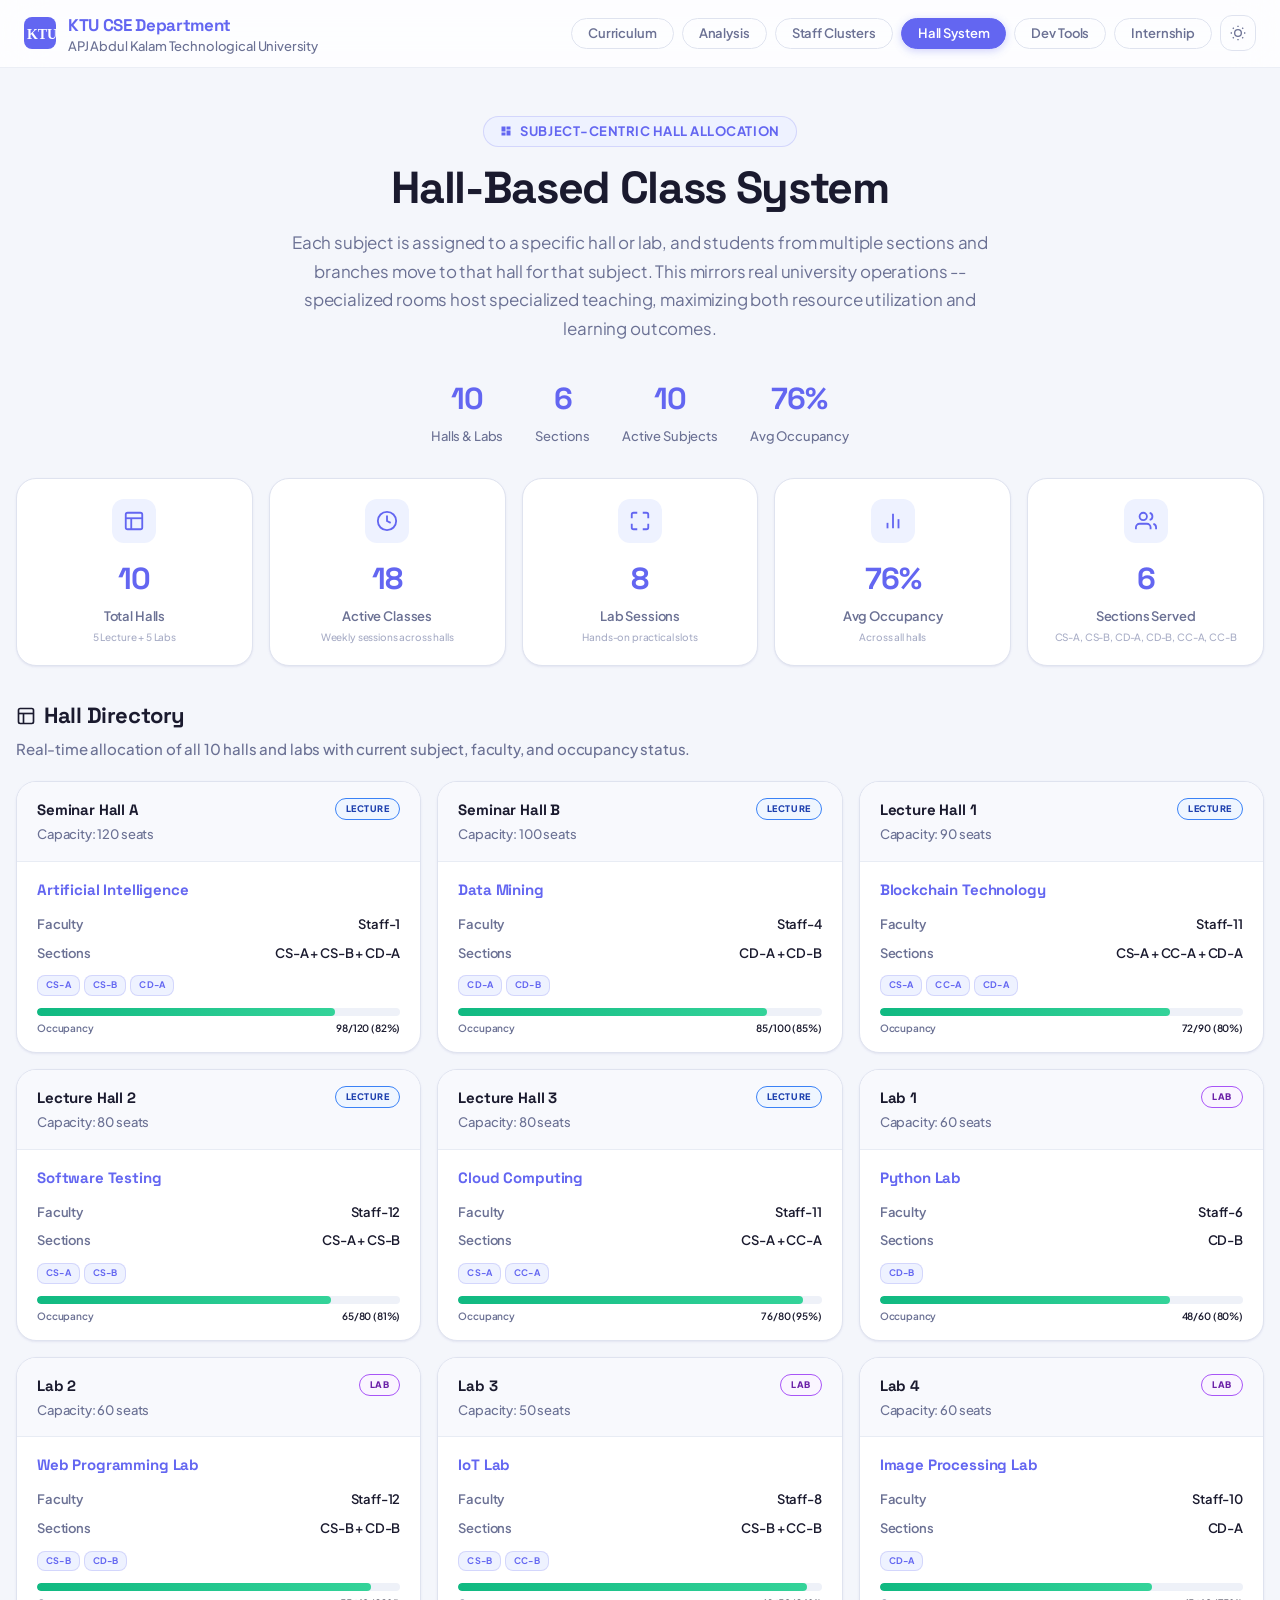
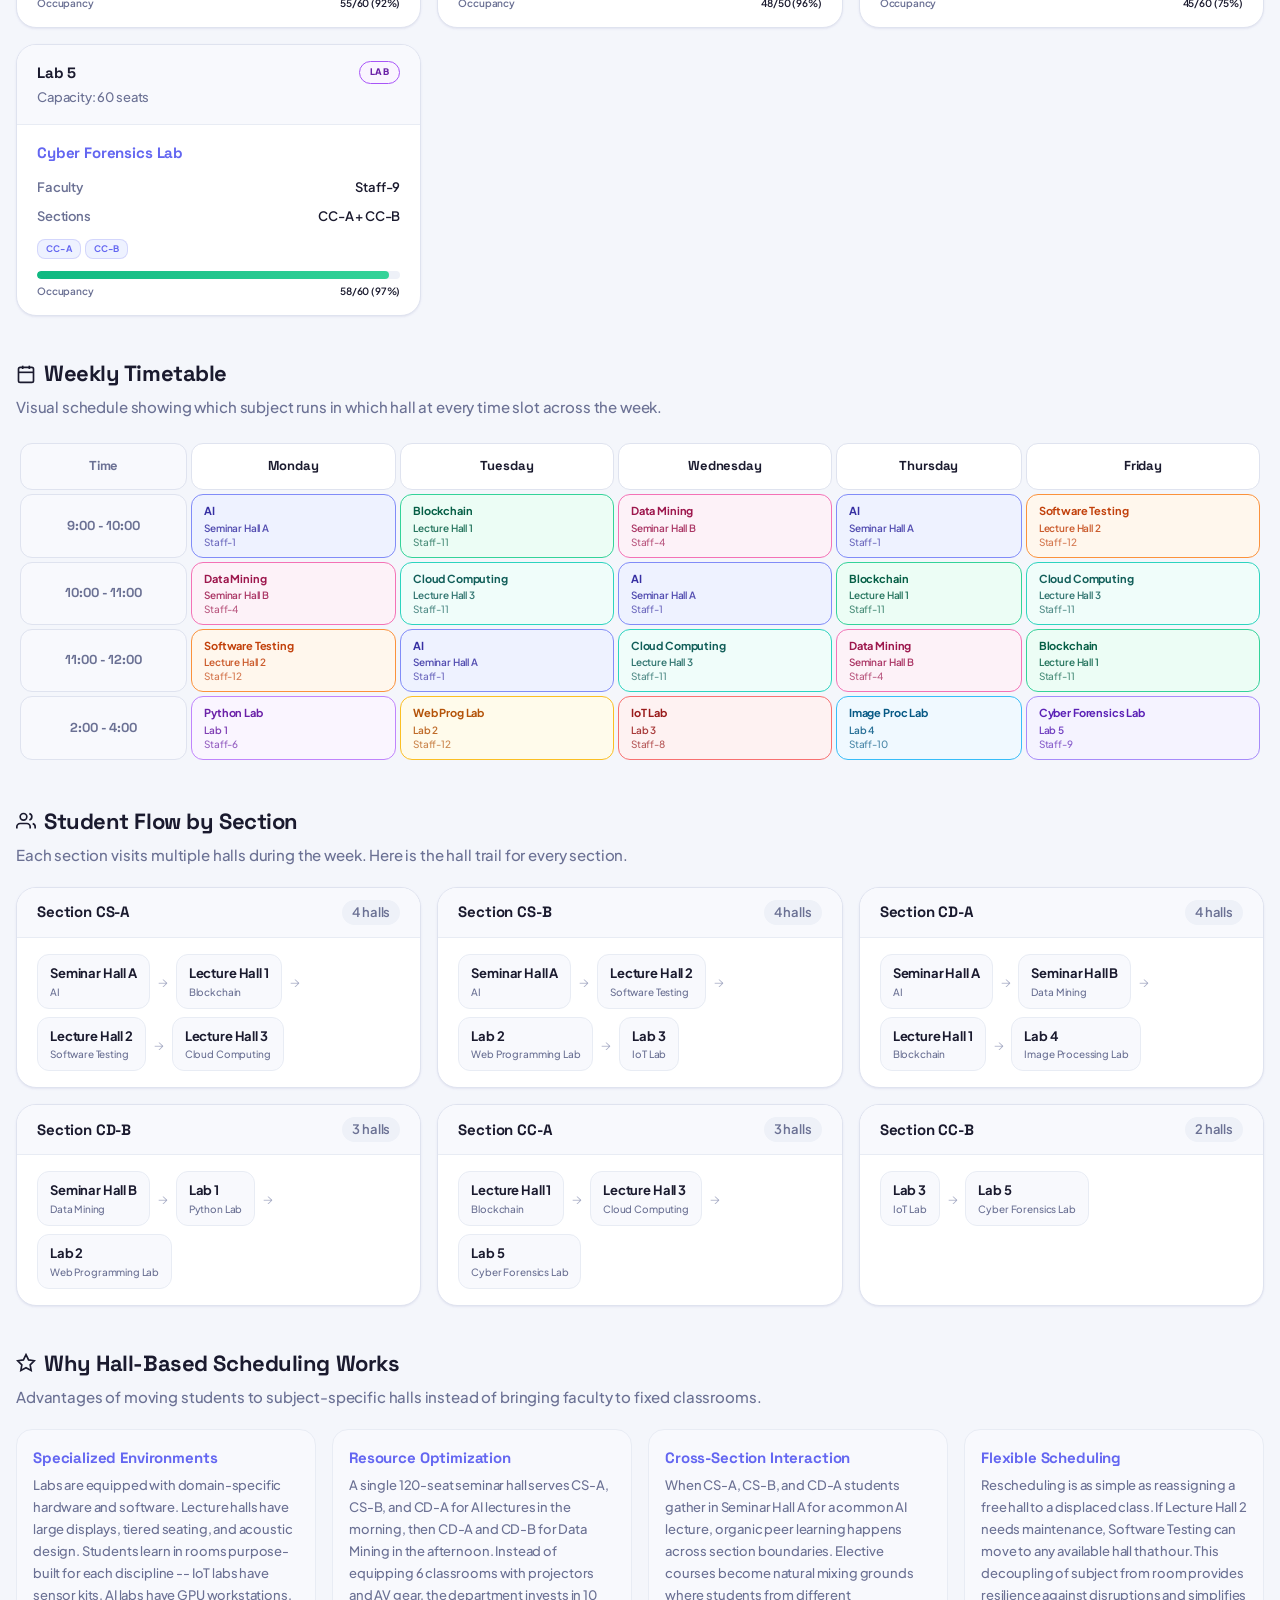
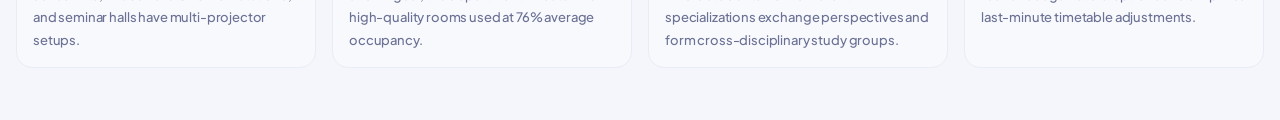
<file: hall-system.html>
<!DOCTYPE html>
<html lang="en" data-theme="light">
<head>
<meta charset="UTF-8">
<meta name="viewport" content="width=device-width, initial-scale=1.0">
<title>Hall-Based Class System -- KTU B.Tech CSE 2024</title>
<link rel="preconnect" href="https://fonts.googleapis.com">
<link rel="preconnect" href="https://fonts.gstatic.com" crossorigin>
<link href="https://fonts.googleapis.com/css2?family=Plus+Jakarta+Sans:wght@300..800&family=Space+Grotesk:wght@400..700&display=swap" rel="stylesheet">
<link rel="stylesheet" href="css/styles.css">
<style>
/* ===== HALL SYSTEM PAGE STYLES ===== */

/* KPI Strip */
.kpi-strip{display:grid;grid-template-columns:repeat(5,1fr);gap:var(--space-4);max-width:1400px;margin:0 auto var(--space-8);padding:0 var(--space-4);}
@media(max-width:900px){.kpi-strip{grid-template-columns:repeat(3,1fr);}}
@media(max-width:600px){.kpi-strip{grid-template-columns:repeat(2,1fr);}}
.kpi-card{background:var(--color-surface);border:1.5px solid var(--color-border);border-radius:var(--radius-xl);padding:var(--space-5);text-align:center;box-shadow:var(--shadow-sm);transition:box-shadow 0.25s,transform 0.25s;}
.kpi-card:hover{box-shadow:var(--shadow-md);transform:translateY(-2px);}
.kpi-icon{width:44px;height:44px;border-radius:var(--radius-md);display:flex;align-items:center;justify-content:center;margin:0 auto var(--space-3);background:var(--color-primary-highlight);color:var(--color-primary);}
.kpi-num{font-family:var(--font-display);font-size:var(--text-xl);font-weight:800;color:var(--color-primary);letter-spacing:-0.03em;}
.kpi-label{font-size:var(--text-xs);color:var(--color-text-muted);margin-top:2px;font-weight:600;}
.kpi-sub{font-size:10px;color:var(--color-text-faint);margin-top:2px;font-weight:500;}

/* Section Headers */
.section-header{max-width:1400px;margin:0 auto var(--space-5);padding:0 var(--space-4);}
.section-header h2{font-family:var(--font-display);font-size:var(--text-lg);color:var(--color-text);font-weight:700;letter-spacing:-0.02em;display:flex;align-items:center;gap:var(--space-2);}
.section-header p{font-size:var(--text-sm);color:var(--color-text-muted);margin-top:var(--space-1);font-weight:500;}

/* Hall Directory Grid */
.hall-grid{display:grid;grid-template-columns:repeat(auto-fill,minmax(320px,1fr));gap:var(--space-4);max-width:1400px;margin:0 auto var(--space-10);padding:0 var(--space-4);}
.hall-card{background:var(--color-surface);border:1.5px solid var(--color-border);border-radius:var(--radius-xl);overflow:hidden;box-shadow:var(--shadow-sm);transition:box-shadow 0.25s,transform 0.25s;}
.hall-card:hover{box-shadow:var(--shadow-md);transform:translateY(-2px);}
.hall-card-header{padding:var(--space-4) var(--space-5);border-bottom:1px solid var(--color-divider);background:var(--color-surface-2);display:flex;justify-content:space-between;align-items:flex-start;}
.hall-card-title{font-weight:700;font-size:var(--text-sm);color:var(--color-text);font-family:var(--font-display);letter-spacing:-0.01em;}
.hall-type-badge{font-size:9px;font-weight:800;padding:3px 10px;border-radius:var(--radius-full);letter-spacing:0.06em;text-transform:uppercase;}
.badge-lecture{background:var(--esc-bg);color:var(--esc-text);border:1px solid var(--esc-border);}
.badge-lab{background:var(--pe-bg);color:var(--pe-text);border:1px solid var(--pe-border);}
.hall-card-body{padding:var(--space-4) var(--space-5);}
.hall-detail-row{display:flex;justify-content:space-between;align-items:center;padding:var(--space-1) 0;font-size:var(--text-xs);}
.hall-detail-label{color:var(--color-text-muted);font-weight:600;}
.hall-detail-value{color:var(--color-text);font-weight:600;text-align:right;}
.hall-subject{font-weight:700;color:var(--color-primary);font-size:var(--text-sm);margin-bottom:var(--space-2);font-family:var(--font-display);}
.hall-subject.free{color:var(--color-text-faint);font-style:italic;}
.hall-sections{display:flex;flex-wrap:wrap;gap:var(--space-1);margin-top:var(--space-2);}
.section-tag{font-size:9px;font-weight:700;padding:2px 8px;border-radius:var(--radius-sm);background:var(--color-primary-highlight);color:var(--color-primary);border:1px solid color-mix(in srgb,var(--color-primary) 20%,transparent);letter-spacing:0.02em;}
.occupancy-bar-wrap{margin-top:var(--space-3);height:8px;background:var(--color-surface-offset);border-radius:var(--radius-full);overflow:hidden;}
.occupancy-bar{height:100%;border-radius:var(--radius-full);transition:width 1.2s ease;}
.occupancy-bar.green{background:linear-gradient(90deg,#10b981,#34d399);}
.occupancy-bar.yellow{background:linear-gradient(90deg,#f59e0b,#fbbf24);}
.occupancy-bar.red{background:linear-gradient(90deg,#ef4444,#f87171);}
.occupancy-label{display:flex;justify-content:space-between;margin-top:var(--space-1);font-size:10px;font-weight:600;}
.occupancy-label span:first-child{color:var(--color-text-muted);}
.occupancy-label span:last-child{color:var(--color-text);}

/* Weekly Timetable */
.timetable-wrap{max-width:1400px;margin:0 auto var(--space-10);padding:0 var(--space-4);overflow-x:auto;}
.timetable{width:100%;border-collapse:separate;border-spacing:var(--space-1);min-width:800px;}
.timetable th{background:var(--color-surface);border:1.5px solid var(--color-border);border-radius:var(--radius-md);padding:var(--space-3) var(--space-2);font-family:var(--font-display);font-size:var(--text-xs);font-weight:700;color:var(--color-text);text-align:center;letter-spacing:-0.01em;}
.timetable th.time-col{background:var(--color-surface-2);color:var(--color-text-muted);min-width:80px;}
.timetable td{vertical-align:top;padding:0;}
.tt-cell{border-radius:var(--radius-md);padding:var(--space-2) var(--space-3);font-size:10px;line-height:1.4;min-height:60px;border:1.5px solid transparent;transition:transform 0.15s,box-shadow 0.15s;}
.tt-cell:hover{transform:scale(1.02);box-shadow:var(--shadow-md);z-index:2;position:relative;}
.tt-subject{font-weight:700;font-size:11px;margin-bottom:2px;}
.tt-hall{font-weight:600;opacity:0.85;}
.tt-faculty{opacity:0.7;font-weight:500;}
.tt-empty{background:var(--color-surface);border:1.5px dashed var(--color-divider);border-radius:var(--radius-md);min-height:60px;display:flex;align-items:center;justify-content:center;color:var(--color-text-faint);font-size:10px;font-weight:500;}

/* Timetable color classes */
.tt-ai{background:#eef2ff;border-color:#818cf8;color:#3730a3;}
.tt-dm{background:#fdf2f8;border-color:#f472b6;color:#9d174d;}
.tt-bc{background:#ecfdf5;border-color:#34d399;color:#065f46;}
.tt-st{background:#fff7ed;border-color:#fb923c;color:#c2410c;}
.tt-cc{background:#f0fdfa;border-color:#2dd4bf;color:#115e59;}
.tt-py{background:#faf5ff;border-color:#c084fc;color:#6b21a8;}
.tt-wp{background:#fffbeb;border-color:#fbbf24;color:#b45309;}
.tt-iot{background:#fef2f2;border-color:#f87171;color:#991b1b;}
.tt-ip{background:#f0f9ff;border-color:#38bdf8;color:#075985;}
.tt-cf{background:#f5f3ff;border-color:#a78bfa;color:#5b21b6;}
[data-theme="dark"] .tt-ai{background:#1e1b4b;border-color:#818cf8;color:#a5b4fc;}
[data-theme="dark"] .tt-dm{background:#2d0a20;border-color:#f472b6;color:#f9a8d4;}
[data-theme="dark"] .tt-bc{background:#052e16;border-color:#34d399;color:#a7f3d0;}
[data-theme="dark"] .tt-st{background:#2a1608;border-color:#fb923c;color:#fdba74;}
[data-theme="dark"] .tt-cc{background:#042f2e;border-color:#2dd4bf;color:#99f6e4;}
[data-theme="dark"] .tt-py{background:#1e0a38;border-color:#c084fc;color:#d8b4fe;}
[data-theme="dark"] .tt-wp{background:#271907;border-color:#fbbf24;color:#fde68a;}
[data-theme="dark"] .tt-iot{background:#2c0b0b;border-color:#f87171;color:#fca5a5;}
[data-theme="dark"] .tt-ip{background:#0c2d48;border-color:#38bdf8;color:#7dd3fc;}
[data-theme="dark"] .tt-cf{background:#1a0a38;border-color:#a78bfa;color:#c4b5fd;}

/* Student Flow */
.flow-section{max-width:1400px;margin:0 auto var(--space-10);padding:0 var(--space-4);}
.flow-cards{display:grid;grid-template-columns:repeat(auto-fill,minmax(380px,1fr));gap:var(--space-4);}
@media(max-width:800px){.flow-cards{grid-template-columns:1fr;}}
.flow-card{background:var(--color-surface);border:1.5px solid var(--color-border);border-radius:var(--radius-xl);overflow:hidden;box-shadow:var(--shadow-sm);transition:box-shadow 0.25s;}
.flow-card:hover{box-shadow:var(--shadow-md);}
.flow-card-header{padding:var(--space-3) var(--space-5);background:var(--color-surface-2);border-bottom:1px solid var(--color-divider);display:flex;justify-content:space-between;align-items:center;}
.flow-card-title{font-weight:700;font-size:var(--text-sm);color:var(--color-text);font-family:var(--font-display);letter-spacing:-0.01em;}
.flow-card-count{font-size:var(--text-xs);color:var(--color-text-muted);background:var(--color-surface-offset);padding:2px 10px;border-radius:var(--radius-full);font-weight:600;}
.flow-card-body{padding:var(--space-4) var(--space-5);}
.hall-flow-list{display:flex;flex-wrap:wrap;gap:var(--space-2);align-items:center;}
.hall-flow-item{display:flex;align-items:center;gap:var(--space-2);background:var(--color-surface-2);border:1px solid var(--color-divider);border-radius:var(--radius-md);padding:var(--space-2) var(--space-3);font-size:var(--text-xs);font-weight:600;color:var(--color-text);transition:border-color 0.2s,background 0.2s;}
.hall-flow-item:hover{border-color:var(--color-primary);background:var(--color-primary-highlight);}
.hall-flow-item .flow-subject{font-size:10px;color:var(--color-text-muted);font-weight:500;}
.flow-arrow{color:var(--color-text-faint);font-size:14px;font-weight:300;flex-shrink:0;}

/* Benefits Section */
.benefits-grid{display:grid;grid-template-columns:repeat(auto-fill,minmax(280px,1fr));gap:var(--space-4);max-width:1400px;margin:0 auto var(--space-10);padding:0 var(--space-4);}

/* Comparison Row (reuse from analysis) */
.comparison-row{display:grid;grid-template-columns:repeat(auto-fill,minmax(220px,1fr));gap:var(--space-4);}
</style>
</head>
<body>

<nav class="topbar">
  <div class="topbar-brand">
    <svg width="32" height="32" viewBox="0 0 32 32" fill="none"><rect width="32" height="32" rx="8" fill="var(--color-primary)"/><text x="3" y="22" font-family="Georgia,serif" font-size="14" font-weight="700" fill="white">KTU</text></svg>
    <div><div class="brand-name">KTU CSE Department</div><div class="brand-sub">APJ Abdul Kalam Technological University</div></div>
  </div>
  <div class="topbar-nav">
    <a href="index.html" class="nav-pill">Curriculum</a>
    <a href="analysis.html" class="nav-pill">Analysis</a>
    <a href="staff-clusters.html" class="nav-pill">Staff Clusters</a>
    <a href="hall-system.html" class="nav-pill active">Hall System</a>
    <a href="dev-tools.html" class="nav-pill">Dev Tools</a>
    <a href="real-internship.html" class="nav-pill">Internship</a>
    <button class="theme-toggle" data-theme-toggle aria-label="Toggle theme">
      <svg width="16" height="16" viewBox="0 0 24 24" fill="none" stroke="currentColor" stroke-width="2"><circle cx="12" cy="12" r="5"/><path d="M12 1v2M12 21v2M4.22 4.22l1.42 1.42M18.36 18.36l1.42 1.42M1 12h2M21 12h2M4.22 19.78l1.42-1.42M18.36 5.64l1.42-1.42"/></svg>
    </button>
  </div>
</nav>

<!-- ===== HERO ===== -->
<section class="hero reveal">
  <div class="hero-badge">
    <svg width="12" height="12" viewBox="0 0 24 24" fill="currentColor"><path d="M3 13h8V3H3v10zm0 8h8v-6H3v6zm10 0h8V11h-8v10zm0-18v6h8V3h-8z"/></svg>
    <span>Subject-Centric Hall Allocation</span>
  </div>
  <h1>Hall-Based Class System</h1>
  <p>Each subject is assigned to a specific hall or lab, and students from multiple sections and branches move to that hall for that subject. This mirrors real university operations -- specialized rooms host specialized teaching, maximizing both resource utilization and learning outcomes.</p>
  <div class="hero-stats">
    <div class="stat-item"><div class="stat-num">10</div><div class="stat-label">Halls & Labs</div></div>
    <div class="stat-item"><div class="stat-num">6</div><div class="stat-label">Sections</div></div>
    <div class="stat-item"><div class="stat-num">10</div><div class="stat-label">Active Subjects</div></div>
    <div class="stat-item"><div class="stat-num">76%</div><div class="stat-label">Avg Occupancy</div></div>
  </div>
</section>

<!-- ===== KPI STRIP ===== -->
<div class="kpi-strip reveal">
  <div class="kpi-card">
    <div class="kpi-icon">
      <svg width="22" height="22" viewBox="0 0 24 24" fill="none" stroke="currentColor" stroke-width="2"><rect x="3" y="3" width="18" height="18" rx="2"/><path d="M3 9h18"/><path d="M9 21V9"/></svg>
    </div>
    <div class="kpi-num">10</div>
    <div class="kpi-label">Total Halls</div>
    <div class="kpi-sub">5 Lecture + 5 Labs</div>
  </div>
  <div class="kpi-card">
    <div class="kpi-icon">
      <svg width="22" height="22" viewBox="0 0 24 24" fill="none" stroke="currentColor" stroke-width="2"><circle cx="12" cy="12" r="10"/><path d="M12 6v6l4 2"/></svg>
    </div>
    <div class="kpi-num">18</div>
    <div class="kpi-label">Active Classes</div>
    <div class="kpi-sub">Weekly sessions across halls</div>
  </div>
  <div class="kpi-card">
    <div class="kpi-icon">
      <svg width="22" height="22" viewBox="0 0 24 24" fill="none" stroke="currentColor" stroke-width="2"><path d="M9 3H5a2 2 0 0 0-2 2v4"/><path d="M15 3h4a2 2 0 0 1 2 2v4"/><path d="M9 21H5a2 2 0 0 1-2-2v-4"/><path d="M15 21h4a2 2 0 0 0 2-2v-4"/></svg>
    </div>
    <div class="kpi-num">8</div>
    <div class="kpi-label">Lab Sessions</div>
    <div class="kpi-sub">Hands-on practical slots</div>
  </div>
  <div class="kpi-card">
    <div class="kpi-icon">
      <svg width="22" height="22" viewBox="0 0 24 24" fill="none" stroke="currentColor" stroke-width="2"><path d="M18 20V10"/><path d="M12 20V4"/><path d="M6 20v-6"/></svg>
    </div>
    <div class="kpi-num">76%</div>
    <div class="kpi-label">Avg Occupancy</div>
    <div class="kpi-sub">Across all halls</div>
  </div>
  <div class="kpi-card">
    <div class="kpi-icon">
      <svg width="22" height="22" viewBox="0 0 24 24" fill="none" stroke="currentColor" stroke-width="2"><path d="M17 21v-2a4 4 0 0 0-4-4H5a4 4 0 0 0-4 4v2"/><circle cx="9" cy="7" r="4"/><path d="M23 21v-2a4 4 0 0 0-3-3.87"/><path d="M16 3.13a4 4 0 0 1 0 7.75"/></svg>
    </div>
    <div class="kpi-num">6</div>
    <div class="kpi-label">Sections Served</div>
    <div class="kpi-sub">CS-A, CS-B, CD-A, CD-B, CC-A, CC-B</div>
  </div>
</div>

<!-- ===== HALL DIRECTORY ===== -->
<div class="section-header reveal">
  <h2>
    <svg width="20" height="20" viewBox="0 0 24 24" fill="none" stroke="currentColor" stroke-width="2"><rect x="3" y="3" width="18" height="18" rx="2"/><path d="M3 9h18"/><path d="M9 21V9"/></svg>
    Hall Directory
  </h2>
  <p>Real-time allocation of all 10 halls and labs with current subject, faculty, and occupancy status.</p>
</div>

<div class="hall-grid" id="hallGrid">
  <!-- Cards rendered by JS -->
</div>

<!-- ===== WEEKLY TIMETABLE ===== -->
<div class="section-header reveal">
  <h2>
    <svg width="20" height="20" viewBox="0 0 24 24" fill="none" stroke="currentColor" stroke-width="2"><rect x="3" y="4" width="18" height="18" rx="2"/><path d="M16 2v4"/><path d="M8 2v4"/><path d="M3 10h18"/></svg>
    Weekly Timetable
  </h2>
  <p>Visual schedule showing which subject runs in which hall at every time slot across the week.</p>
</div>

<div class="timetable-wrap reveal">
  <table class="timetable">
    <thead>
      <tr>
        <th class="time-col">Time</th>
        <th>Monday</th>
        <th>Tuesday</th>
        <th>Wednesday</th>
        <th>Thursday</th>
        <th>Friday</th>
      </tr>
    </thead>
    <tbody>
      <tr>
        <th class="time-col">9:00 - 10:00</th>
        <td><div class="tt-cell tt-ai"><div class="tt-subject">AI</div><div class="tt-hall">Seminar Hall A</div><div class="tt-faculty">Staff-1</div></div></td>
        <td><div class="tt-cell tt-bc"><div class="tt-subject">Blockchain</div><div class="tt-hall">Lecture Hall 1</div><div class="tt-faculty">Staff-11</div></div></td>
        <td><div class="tt-cell tt-dm"><div class="tt-subject">Data Mining</div><div class="tt-hall">Seminar Hall B</div><div class="tt-faculty">Staff-4</div></div></td>
        <td><div class="tt-cell tt-ai"><div class="tt-subject">AI</div><div class="tt-hall">Seminar Hall A</div><div class="tt-faculty">Staff-1</div></div></td>
        <td><div class="tt-cell tt-st"><div class="tt-subject">Software Testing</div><div class="tt-hall">Lecture Hall 2</div><div class="tt-faculty">Staff-12</div></div></td>
      </tr>
      <tr>
        <th class="time-col">10:00 - 11:00</th>
        <td><div class="tt-cell tt-dm"><div class="tt-subject">Data Mining</div><div class="tt-hall">Seminar Hall B</div><div class="tt-faculty">Staff-4</div></div></td>
        <td><div class="tt-cell tt-cc"><div class="tt-subject">Cloud Computing</div><div class="tt-hall">Lecture Hall 3</div><div class="tt-faculty">Staff-11</div></div></td>
        <td><div class="tt-cell tt-ai"><div class="tt-subject">AI</div><div class="tt-hall">Seminar Hall A</div><div class="tt-faculty">Staff-1</div></div></td>
        <td><div class="tt-cell tt-bc"><div class="tt-subject">Blockchain</div><div class="tt-hall">Lecture Hall 1</div><div class="tt-faculty">Staff-11</div></div></td>
        <td><div class="tt-cell tt-cc"><div class="tt-subject">Cloud Computing</div><div class="tt-hall">Lecture Hall 3</div><div class="tt-faculty">Staff-11</div></div></td>
      </tr>
      <tr>
        <th class="time-col">11:00 - 12:00</th>
        <td><div class="tt-cell tt-st"><div class="tt-subject">Software Testing</div><div class="tt-hall">Lecture Hall 2</div><div class="tt-faculty">Staff-12</div></div></td>
        <td><div class="tt-cell tt-ai"><div class="tt-subject">AI</div><div class="tt-hall">Seminar Hall A</div><div class="tt-faculty">Staff-1</div></div></td>
        <td><div class="tt-cell tt-cc"><div class="tt-subject">Cloud Computing</div><div class="tt-hall">Lecture Hall 3</div><div class="tt-faculty">Staff-11</div></div></td>
        <td><div class="tt-cell tt-dm"><div class="tt-subject">Data Mining</div><div class="tt-hall">Seminar Hall B</div><div class="tt-faculty">Staff-4</div></div></td>
        <td><div class="tt-cell tt-bc"><div class="tt-subject">Blockchain</div><div class="tt-hall">Lecture Hall 1</div><div class="tt-faculty">Staff-11</div></div></td>
      </tr>
      <tr>
        <th class="time-col">2:00 - 4:00</th>
        <td><div class="tt-cell tt-py"><div class="tt-subject">Python Lab</div><div class="tt-hall">Lab 1</div><div class="tt-faculty">Staff-6</div></div></td>
        <td><div class="tt-cell tt-wp"><div class="tt-subject">Web Prog Lab</div><div class="tt-hall">Lab 2</div><div class="tt-faculty">Staff-12</div></div></td>
        <td><div class="tt-cell tt-iot"><div class="tt-subject">IoT Lab</div><div class="tt-hall">Lab 3</div><div class="tt-faculty">Staff-8</div></div></td>
        <td><div class="tt-cell tt-ip"><div class="tt-subject">Image Proc Lab</div><div class="tt-hall">Lab 4</div><div class="tt-faculty">Staff-10</div></div></td>
        <td><div class="tt-cell tt-cf"><div class="tt-subject">Cyber Forensics Lab</div><div class="tt-hall">Lab 5</div><div class="tt-faculty">Staff-9</div></div></td>
      </tr>
    </tbody>
  </table>
</div>

<!-- ===== STUDENT FLOW ===== -->
<div class="section-header reveal">
  <h2>
    <svg width="20" height="20" viewBox="0 0 24 24" fill="none" stroke="currentColor" stroke-width="2"><path d="M17 21v-2a4 4 0 0 0-4-4H5a4 4 0 0 0-4 4v2"/><circle cx="9" cy="7" r="4"/><path d="M23 21v-2a4 4 0 0 0-3-3.87"/><path d="M16 3.13a4 4 0 0 1 0 7.75"/></svg>
    Student Flow by Section
  </h2>
  <p>Each section visits multiple halls during the week. Here is the hall trail for every section.</p>
</div>

<div class="flow-section reveal">
  <div class="flow-cards" id="flowCards">
    <!-- Rendered by JS -->
  </div>
</div>

<!-- ===== BENEFITS ===== -->
<div class="section-header reveal">
  <h2>
    <svg width="20" height="20" viewBox="0 0 24 24" fill="none" stroke="currentColor" stroke-width="2"><path d="M12 2L15.09 8.26L22 9.27L17 14.14L18.18 21.02L12 17.77L5.82 21.02L7 14.14L2 9.27L8.91 8.26L12 2Z"/></svg>
    Why Hall-Based Scheduling Works
  </h2>
  <p>Advantages of moving students to subject-specific halls instead of bringing faculty to fixed classrooms.</p>
</div>

<div class="benefits-grid reveal">
  <div class="insight-card">
    <div class="insight-title">Specialized Environments</div>
    <div class="insight-text">Labs are equipped with domain-specific hardware and software. Lecture halls have large displays, tiered seating, and acoustic design. Students learn in rooms purpose-built for each discipline -- IoT labs have sensor kits, AI labs have GPU workstations, and seminar halls have multi-projector setups.</div>
  </div>
  <div class="insight-card">
    <div class="insight-title">Resource Optimization</div>
    <div class="insight-text">A single 120-seat seminar hall serves CS-A, CS-B, and CD-A for AI lectures in the morning, then CD-A and CD-B for Data Mining in the afternoon. Instead of equipping 6 classrooms with projectors and AV gear, the department invests in 10 high-quality rooms used at 76% average occupancy.</div>
  </div>
  <div class="insight-card">
    <div class="insight-title">Cross-Section Interaction</div>
    <div class="insight-text">When CS-A, CS-B, and CD-A students gather in Seminar Hall A for a common AI lecture, organic peer learning happens across section boundaries. Elective courses become natural mixing grounds where students from different specializations exchange perspectives and form cross-disciplinary study groups.</div>
  </div>
  <div class="insight-card">
    <div class="insight-title">Flexible Scheduling</div>
    <div class="insight-text">Rescheduling is as simple as reassigning a free hall to a displaced class. If Lecture Hall 2 needs maintenance, Software Testing can move to any available hall that hour. This decoupling of subject from room provides resilience against disruptions and simplifies last-minute timetable adjustments.</div>
  </div>
</div>

<script>
(function(){
  // ===== DARK MODE TOGGLE =====
  const t = document.querySelector("[data-theme-toggle]");
  const r = document.documentElement;
  let d = localStorage.getItem("theme") || (matchMedia("(prefers-color-scheme:dark)").matches ? "dark" : "light");
  r.setAttribute("data-theme", d);
  t && t.addEventListener("click", () => {
    d = d === "dark" ? "light" : "dark";
    r.setAttribute("data-theme", d);
    localStorage.setItem("theme", d);
  });

  // ===== SCROLL REVEAL =====
  const obs = new IntersectionObserver(entries => {
    entries.forEach(e => { if(e.isIntersecting){e.target.classList.add("visible");obs.unobserve(e.target);} });
  },{threshold:0.08});
  document.querySelectorAll(".reveal").forEach(el => obs.observe(el));

  // ===== HALL DATA =====
  const halls = [
    { name:"Seminar Hall A", type:"Lecture", capacity:120, subject:"Artificial Intelligence", faculty:"Staff-1", sections:["CS-A","CS-B","CD-A"], current:98, color:"tt-ai" },
    { name:"Seminar Hall B", type:"Lecture", capacity:100, subject:"Data Mining", faculty:"Staff-4", sections:["CD-A","CD-B"], current:85, color:"tt-dm" },
    { name:"Lecture Hall 1", type:"Lecture", capacity:90, subject:"Blockchain Technology", faculty:"Staff-11", sections:["CS-A","CC-A","CD-A"], current:72, color:"tt-bc" },
    { name:"Lecture Hall 2", type:"Lecture", capacity:80, subject:"Software Testing", faculty:"Staff-12", sections:["CS-A","CS-B"], current:65, color:"tt-st" },
    { name:"Lecture Hall 3", type:"Lecture", capacity:80, subject:"Cloud Computing", faculty:"Staff-11", sections:["CS-A","CC-A"], current:76, color:"tt-cc" },
    { name:"Lab 1", type:"Lab", capacity:60, subject:"Python Lab", faculty:"Staff-6", sections:["CD-B"], current:48, color:"tt-py" },
    { name:"Lab 2", type:"Lab", capacity:60, subject:"Web Programming Lab", faculty:"Staff-12", sections:["CS-B","CD-B"], current:55, color:"tt-wp" },
    { name:"Lab 3", type:"Lab", capacity:50, subject:"IoT Lab", faculty:"Staff-8", sections:["CS-B","CC-B"], current:48, color:"tt-iot" },
    { name:"Lab 4", type:"Lab", capacity:60, subject:"Image Processing Lab", faculty:"Staff-10", sections:["CD-A"], current:45, color:"tt-ip" },
    { name:"Lab 5", type:"Lab", capacity:60, subject:"Cyber Forensics Lab", faculty:"Staff-9", sections:["CC-A","CC-B"], current:58, color:"tt-cf" }
  ];

  // ===== RENDER HALL CARDS =====
  const hallGrid = document.getElementById("hallGrid");
  halls.forEach((h, i) => {
    const pct = Math.round((h.current / h.capacity) * 100);
    let barClass = "green";
    if(pct < 30) barClass = "red";
    else if(pct < 50) barClass = "yellow";

    const card = document.createElement("div");
    card.className = "hall-card reveal";
    card.innerHTML = `
      <div class="hall-card-header">
        <div>
          <div class="hall-card-title">${h.name}</div>
          <div style="font-size:var(--text-xs);color:var(--color-text-muted);margin-top:2px;font-weight:500;">Capacity: ${h.capacity} seats</div>
        </div>
        <span class="hall-type-badge badge-${h.type.toLowerCase()}">${h.type}</span>
      </div>
      <div class="hall-card-body">
        <div class="hall-subject">${h.subject}</div>
        <div class="hall-detail-row">
          <span class="hall-detail-label">Faculty</span>
          <span class="hall-detail-value">${h.faculty}</span>
        </div>
        <div class="hall-detail-row">
          <span class="hall-detail-label">Sections</span>
          <span class="hall-detail-value">${h.sections.join(" + ")}</span>
        </div>
        <div class="hall-sections">
          ${h.sections.map(s => `<span class="section-tag">${s}</span>`).join("")}
        </div>
        <div class="occupancy-bar-wrap">
          <div class="occupancy-bar ${barClass}" style="width:${pct}%"></div>
        </div>
        <div class="occupancy-label">
          <span>Occupancy</span>
          <span>${h.current}/${h.capacity} (${pct}%)</span>
        </div>
      </div>
    `;
    hallGrid.appendChild(card);
    // Observe new reveal elements
    obs.observe(card);
  });

  // ===== RENDER STUDENT FLOW =====
  const sectionFlows = {
    "CS-A": [
      { hall:"Seminar Hall A", subject:"AI" },
      { hall:"Lecture Hall 1", subject:"Blockchain" },
      { hall:"Lecture Hall 2", subject:"Software Testing" },
      { hall:"Lecture Hall 3", subject:"Cloud Computing" }
    ],
    "CS-B": [
      { hall:"Seminar Hall A", subject:"AI" },
      { hall:"Lecture Hall 2", subject:"Software Testing" },
      { hall:"Lab 2", subject:"Web Programming Lab" },
      { hall:"Lab 3", subject:"IoT Lab" }
    ],
    "CD-A": [
      { hall:"Seminar Hall A", subject:"AI" },
      { hall:"Seminar Hall B", subject:"Data Mining" },
      { hall:"Lecture Hall 1", subject:"Blockchain" },
      { hall:"Lab 4", subject:"Image Processing Lab" }
    ],
    "CD-B": [
      { hall:"Seminar Hall B", subject:"Data Mining" },
      { hall:"Lab 1", subject:"Python Lab" },
      { hall:"Lab 2", subject:"Web Programming Lab" }
    ],
    "CC-A": [
      { hall:"Lecture Hall 1", subject:"Blockchain" },
      { hall:"Lecture Hall 3", subject:"Cloud Computing" },
      { hall:"Lab 5", subject:"Cyber Forensics Lab" }
    ],
    "CC-B": [
      { hall:"Lab 3", subject:"IoT Lab" },
      { hall:"Lab 5", subject:"Cyber Forensics Lab" }
    ]
  };

  const flowContainer = document.getElementById("flowCards");
  Object.entries(sectionFlows).forEach(([section, flowList]) => {
    const card = document.createElement("div");
    card.className = "flow-card";
    const hallItems = flowList.map((item, idx) => {
      const arrow = idx < flowList.length - 1 ? '<span class="flow-arrow">&#8594;</span>' : '';
      return `<div class="hall-flow-item"><div><strong>${item.hall}</strong><div class="flow-subject">${item.subject}</div></div></div>${arrow}`;
    }).join("");

    card.innerHTML = `
      <div class="flow-card-header">
        <div class="flow-card-title">Section ${section}</div>
        <span class="flow-card-count">${flowList.length} halls</span>
      </div>
      <div class="flow-card-body">
        <div class="hall-flow-list">${hallItems}</div>
      </div>
    `;
    flowContainer.appendChild(card);
  });
})();
</script>

</body>
</html>
</file>
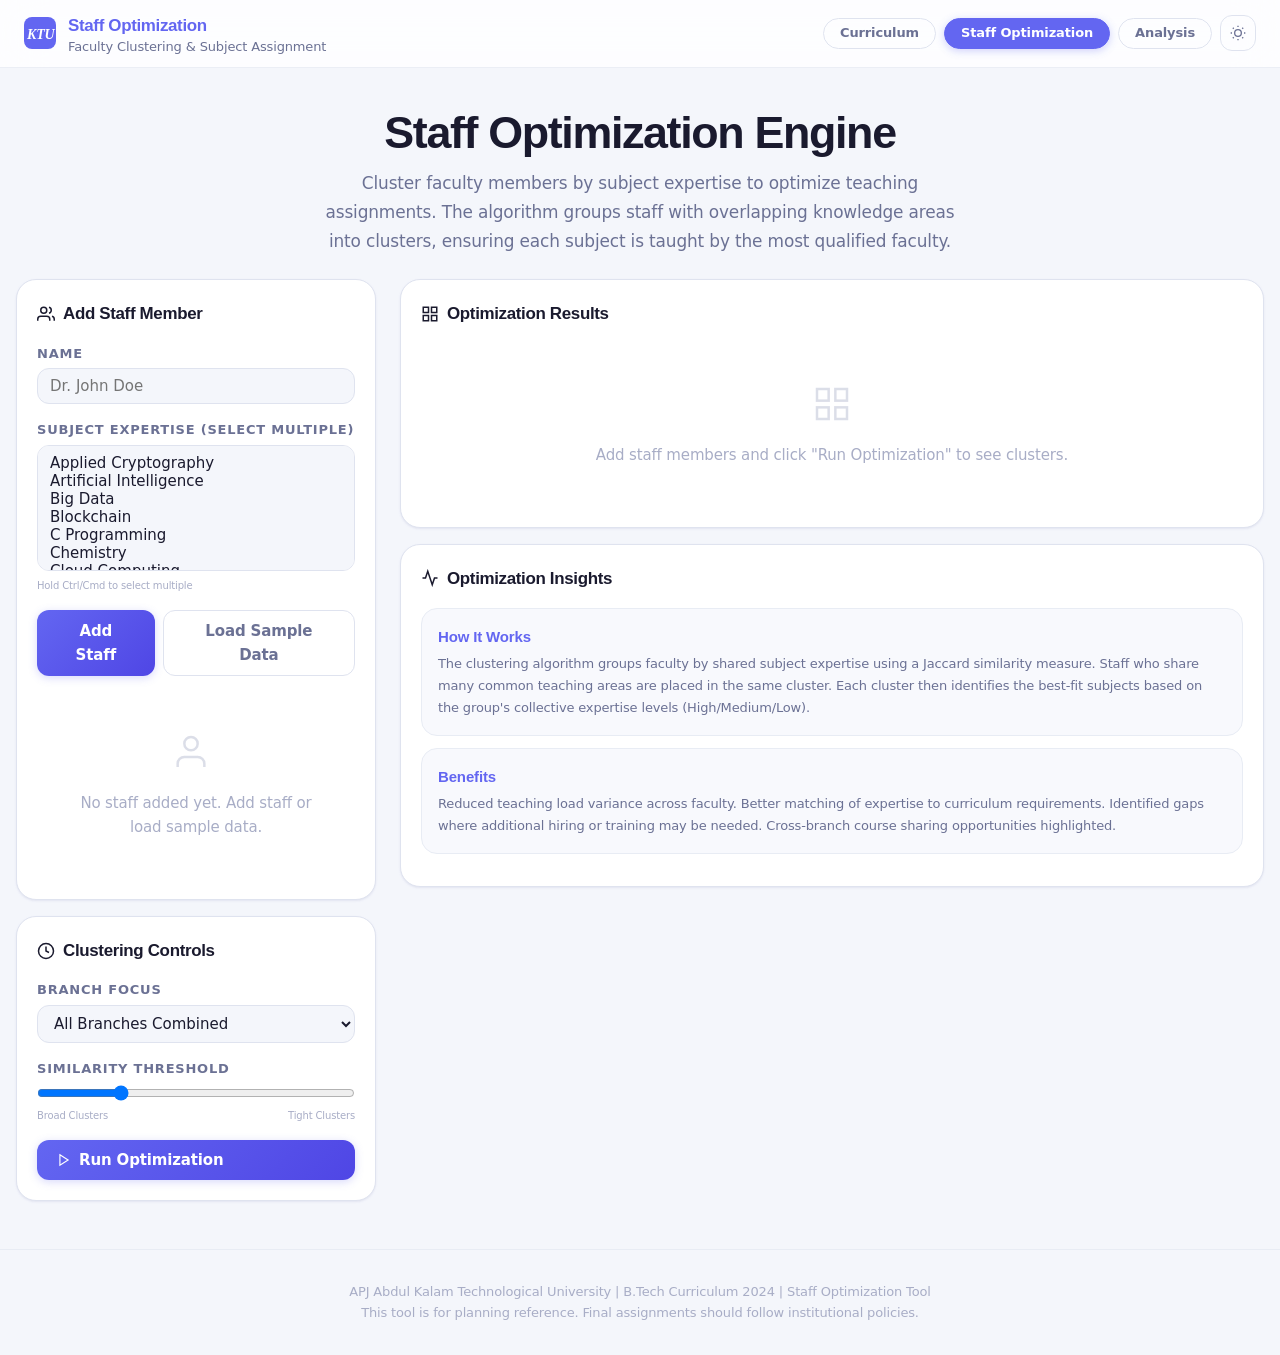
<file: optimization.html>
<!DOCTYPE html>
<html lang="en" data-theme="light">
<head>
<meta charset="UTF-8">
<meta name="viewport" content="width=device-width, initial-scale=1.0">
<title>Staff Optimization -- KTU B.Tech CSE 2024</title>
<link rel="preconnect" href="https://fonts.googleapis.com">
<link rel="preconnect" href="https://fonts.gstatic.com" crossorigin>
<link href="https://fonts.googleapis.com/css2?family=Inter:wght@300..700&family=Instrument+Serif:ital@0;1&display=swap" rel="stylesheet">
<link rel="stylesheet" href="css/styles.css">
</head>
<body>

<nav class="topbar">
  <div class="topbar-brand">
    <svg width="32" height="32" viewBox="0 0 32 32" fill="none">
      <rect width="32" height="32" rx="8" fill="var(--color-primary)"/>
      <text x="3" y="22" font-family="Georgia,serif" font-size="14" font-weight="700" fill="white" font-style="italic">KTU</text>
    </svg>
    <div>
      <div class="brand-name">Staff Optimization</div>
      <div class="brand-sub">Faculty Clustering & Subject Assignment</div>
    </div>
  </div>
  <div class="topbar-nav">
    <a href="index.html" class="nav-pill">Curriculum</a>
    <a href="optimization.html" class="nav-pill active">Staff Optimization</a>
    <a href="analysis.html" class="nav-pill">Analysis</a>
    <button class="theme-toggle" data-theme-toggle aria-label="Toggle theme">
      <svg width="16" height="16" viewBox="0 0 24 24" fill="none" stroke="currentColor" stroke-width="2"><circle cx="12" cy="12" r="5"/><path d="M12 1v2M12 21v2M4.22 4.22l1.42 1.42M18.36 18.36l1.42 1.42M1 12h2M21 12h2M4.22 19.78l1.42-1.42M18.36 5.64l1.42-1.42"/></svg>
    </button>
  </div>
</nav>

<div class="page-header reveal">
  <h1>Staff Optimization Engine</h1>
  <p>Cluster faculty members by subject expertise to optimize teaching assignments. The algorithm groups staff with overlapping knowledge areas into clusters, ensuring each subject is taught by the most qualified faculty.</p>
</div>

<div class="opt-layout main-content">
  <!-- LEFT PANEL: Staff Management -->
  <div>
    <div class="panel">
      <div class="panel-title">
        <svg width="18" height="18" viewBox="0 0 24 24" fill="none" stroke="currentColor" stroke-width="2"><path d="M17 21v-2a4 4 0 0 0-4-4H5a4 4 0 0 0-4 4v2"/><circle cx="9" cy="7" r="4"/><path d="M23 21v-2a4 4 0 0 0-3-3.87"/><path d="M16 3.13a4 4 0 0 1 0 7.75"/></svg>
        Add Staff Member
      </div>
      <div class="form-group">
        <label class="form-label">Name</label>
        <input type="text" class="form-input" id="staff-name" placeholder="Dr. John Doe">
      </div>
      <div class="form-group">
        <label class="form-label">Subject Expertise (select multiple)</label>
        <select class="form-select" id="staff-subjects" multiple size="6">
        </select>
        <div style="font-size:10px;color:var(--color-text-faint);margin-top:4px;">Hold Ctrl/Cmd to select multiple</div>
      </div>
      <div style="display:flex;gap:var(--space-2);">
        <button class="btn btn-primary" onclick="addStaff()">Add Staff</button>
        <button class="btn btn-outline" onclick="loadSampleData()">Load Sample Data</button>
      </div>

      <div class="staff-list" id="staff-list">
        <div class="empty-state" id="staff-empty">
          <svg width="40" height="40" viewBox="0 0 24 24" fill="none" stroke="currentColor" stroke-width="1.5"><path d="M17 21v-2a4 4 0 0 0-4-4H5a4 4 0 0 0-4 4v2"/><circle cx="9" cy="7" r="4"/></svg>
          <p>No staff added yet. Add staff or load sample data.</p>
        </div>
      </div>
    </div>

    <div class="panel" style="margin-top:var(--space-4);">
      <div class="panel-title">
        <svg width="18" height="18" viewBox="0 0 24 24" fill="none" stroke="currentColor" stroke-width="2"><circle cx="12" cy="12" r="10"/><path d="M12 6v6l4 2"/></svg>
        Clustering Controls
      </div>
      <div class="form-group">
        <label class="form-label">Branch Focus</label>
        <select class="form-select" id="cluster-branch">
          <option value="ALL">All Branches Combined</option>
          <option value="CD">CD -- Data Science</option>
          <option value="CC">CC -- Cyber Security</option>
          <option value="CS">CS -- Computer Science</option>
        </select>
      </div>
      <div class="form-group">
        <label class="form-label">Similarity Threshold</label>
        <input type="range" id="similarity-threshold" min="1" max="5" value="2" style="width:100%;">
        <div style="display:flex;justify-content:space-between;font-size:10px;color:var(--color-text-faint);">
          <span>Broad Clusters</span><span>Tight Clusters</span>
        </div>
      </div>
      <button class="btn btn-primary" onclick="runClustering()" style="width:100%;">
        <svg width="14" height="14" viewBox="0 0 24 24" fill="none" stroke="currentColor" stroke-width="2"><polygon points="5 3 19 12 5 21 5 3"/></svg>
        Run Optimization
      </button>
    </div>
  </div>

  <!-- RIGHT PANEL: Results -->
  <div>
    <div class="panel">
      <div class="panel-title">
        <svg width="18" height="18" viewBox="0 0 24 24" fill="none" stroke="currentColor" stroke-width="2"><rect x="3" y="3" width="7" height="7"/><rect x="14" y="3" width="7" height="7"/><rect x="3" y="14" width="7" height="7"/><rect x="14" y="14" width="7" height="7"/></svg>
        Optimization Results
      </div>
      <div id="cluster-results">
        <div class="empty-state">
          <svg width="40" height="40" viewBox="0 0 24 24" fill="none" stroke="currentColor" stroke-width="1.5"><rect x="3" y="3" width="7" height="7"/><rect x="14" y="3" width="7" height="7"/><rect x="3" y="14" width="7" height="7"/><rect x="14" y="14" width="7" height="7"/></svg>
          <p>Add staff members and click "Run Optimization" to see clusters.</p>
        </div>
      </div>
    </div>

    <div class="panel" style="margin-top:var(--space-4);">
      <div class="panel-title">
        <svg width="18" height="18" viewBox="0 0 24 24" fill="none" stroke="currentColor" stroke-width="2"><path d="M22 12h-4l-3 9L9 3l-3 9H2"/></svg>
        Optimization Insights
      </div>
      <div id="optimization-insights">
        <div class="insight-card">
          <div class="insight-title">How It Works</div>
          <div class="insight-text">
            The clustering algorithm groups faculty by shared subject expertise using a Jaccard similarity measure.
            Staff who share many common teaching areas are placed in the same cluster.
            Each cluster then identifies the best-fit subjects based on the group's collective expertise levels (High/Medium/Low).
          </div>
        </div>
        <div class="insight-card">
          <div class="insight-title">Benefits</div>
          <div class="insight-text">
            Reduced teaching load variance across faculty. Better matching of expertise to curriculum requirements.
            Identified gaps where additional hiring or training may be needed.
            Cross-branch course sharing opportunities highlighted.
          </div>
        </div>
      </div>
    </div>
  </div>
</div>

<footer class="footer">
  APJ Abdul Kalam Technological University | B.Tech Curriculum 2024 | Staff Optimization Tool<br>
  This tool is for planning reference. Final assignments should follow institutional policies.
</footer>

<script src="js/data.js"></script>
<script>
let staffMembers = [];
const CLUSTER_COLORS = [
  {bg:"var(--bsc-bg)",border:"var(--bsc-border)",text:"var(--bsc-text)"},
  {bg:"var(--esc-bg)",border:"var(--esc-border)",text:"var(--esc-text)"},
  {bg:"var(--pc-bg)",border:"var(--pc-border)",text:"var(--pc-text)"},
  {bg:"var(--pbl-bg)",border:"var(--pbl-border)",text:"var(--pbl-text)"},
  {bg:"var(--pe-bg)",border:"var(--pe-border)",text:"var(--pe-text)"},
  {bg:"var(--hmc-bg)",border:"var(--hmc-border)",text:"var(--hmc-text)"},
  {bg:"var(--oe-bg)",border:"var(--oe-border)",text:"var(--oe-text)"},
];

(function init(){
  const sel = document.getElementById('staff-subjects');
  ALL_SUBJECT_AREAS.sort().forEach(s => {
    const opt = document.createElement('option');
    opt.value = s; opt.textContent = s;
    sel.appendChild(opt);
  });

  // Dark mode
  const t = document.querySelector("[data-theme-toggle]");
  const r = document.documentElement;
  let d = matchMedia("(prefers-color-scheme:dark)").matches ? "dark" : "light";
  r.setAttribute("data-theme", d);
  t && t.addEventListener("click", () => {
    d = d === "dark" ? "light" : "dark";
    r.setAttribute("data-theme", d);
  });

  // Reveal
  const obs = new IntersectionObserver(entries => {
    entries.forEach(e => { if(e.isIntersecting){e.target.classList.add("visible");obs.unobserve(e.target);} });
  },{threshold:0.08});
  document.querySelectorAll(".reveal").forEach(el => obs.observe(el));
})();

function addStaff() {
  const nameInput = document.getElementById('staff-name');
  const subjectsSelect = document.getElementById('staff-subjects');
  const name = nameInput.value.trim();
  const subjects = Array.from(subjectsSelect.selectedOptions).map(o => o.value);
  if (!name) return alert('Please enter a staff name.');
  if (subjects.length === 0) return alert('Please select at least one subject.');
  const expertise = {};
  subjects.forEach((s, i) => { expertise[s] = i < 2 ? "high" : i < 4 ? "medium" : "low"; });
  staffMembers.push({name, subjects, expertise});
  nameInput.value = '';
  subjectsSelect.selectedIndex = -1;
  renderStaffList();
}

function loadSampleData() {
  staffMembers = JSON.parse(JSON.stringify(SAMPLE_STAFF));
  renderStaffList();
}

function removeStaff(index) {
  staffMembers.splice(index, 1);
  renderStaffList();
}

function renderStaffList() {
  const list = document.getElementById('staff-list');
  if (staffMembers.length === 0) {
    list.innerHTML = `<div class="empty-state"><p>No staff added yet.</p></div>`;
    return;
  }
  list.innerHTML = staffMembers.map((s, i) => `
    <div class="staff-item">
      <div>
        <div class="staff-name">${s.name}</div>
        <div class="staff-subjects">${s.subjects.slice(0, 3).join(', ')}${s.subjects.length > 3 ? ` +${s.subjects.length - 3} more` : ''}</div>
      </div>
      <button class="staff-remove" onclick="removeStaff(${i})" title="Remove">
        <svg width="16" height="16" viewBox="0 0 24 24" fill="none" stroke="currentColor" stroke-width="2"><line x1="18" y1="6" x2="6" y2="18"/><line x1="6" y1="6" x2="18" y2="18"/></svg>
      </button>
    </div>
  `).join('');
}

function jaccardSimilarity(a, b) {
  const setA = new Set(a);
  const setB = new Set(b);
  const intersection = new Set([...setA].filter(x => setB.has(x)));
  const union = new Set([...setA, ...setB]);
  return union.size === 0 ? 0 : intersection.size / union.size;
}

function runClustering() {
  if (staffMembers.length === 0) return alert('Please add staff members first.');
  const threshold = (6 - document.getElementById('similarity-threshold').value) * 0.1;
  const n = staffMembers.length;
  const assigned = new Array(n).fill(false);
  const clusters = [];

  for (let i = 0; i < n; i++) {
    if (assigned[i]) continue;
    const cluster = [i];
    assigned[i] = true;
    for (let j = i + 1; j < n; j++) {
      if (assigned[j]) continue;
      const sim = jaccardSimilarity(staffMembers[i].subjects, staffMembers[j].subjects);
      if (sim >= threshold) {
        let fitsCluster = true;
        for (const k of cluster) {
          if (jaccardSimilarity(staffMembers[k].subjects, staffMembers[j].subjects) < threshold * 0.5) {
            fitsCluster = false; break;
          }
        }
        if (fitsCluster) {
          cluster.push(j);
          assigned[j] = true;
        }
      }
    }
    clusters.push(cluster);
  }

  renderClusters(clusters);
  renderInsights(clusters);
}

function getClusterName(members) {
  const allSubjects = {};
  members.forEach(m => {
    m.subjects.forEach(s => {
      allSubjects[s] = (allSubjects[s] || 0) + 1;
    });
  });
  const sorted = Object.entries(allSubjects).sort((a, b) => b[1] - a[1]);
  const topSubject = sorted[0]?.[0] || "General";
  const domains = {
    "Machine Learning": "AI & ML", "Deep Learning": "AI & ML", "Artificial Intelligence": "AI & ML",
    "NLP": "AI & ML", "Computer Vision": "AI & ML", "Reinforcement Learning": "AI & ML",
    "Data Structures & Algorithms": "Algorithms & Theory", "Theory of Computation": "Algorithms & Theory",
    "Design & Analysis of Algorithms": "Algorithms & Theory", "Discrete Mathematics": "Algorithms & Theory",
    "Computer Networks": "Networks & Security", "Network Security": "Networks & Security",
    "Applied Cryptography": "Networks & Security", "Cyber Forensics": "Networks & Security",
    "Ethical Hacking": "Networks & Security", "Information Security": "Networks & Security",
    "Digital Forensics": "Networks & Security", "Wireless Networks": "Networks & Security",
    "Database Management Systems": "Data & Systems", "Big Data": "Data & Systems",
    "Data Mining": "Data & Systems", "Data Analytics": "Data & Systems", "Data Visualization": "Data & Systems",
    "Operating Systems": "Systems & Architecture", "Compiler Design": "Systems & Architecture",
    "Computer Organization": "Systems & Architecture", "Microcontrollers": "Systems & Architecture",
    "Embedded Systems": "Systems & Architecture",
    "Python Programming": "Programming & Development", "C Programming": "Programming & Development",
    "Object Oriented Programming": "Programming & Development", "Web Programming": "Programming & Development",
    "Software Engineering": "Programming & Development", "Mobile Applications": "Programming & Development",
    "Digital Electronics": "Hardware & IoT", "IoT": "Hardware & IoT",
    "Blockchain": "Emerging Technologies", "Cloud Computing": "Emerging Technologies",
    "Mathematics": "Mathematics & Foundations",
  };
  return domains[topSubject] || topSubject;
}

function renderClusters(clusters) {
  const container = document.getElementById('cluster-results');
  container.innerHTML = clusters.map((cluster, ci) => {
    const members = cluster.map(i => staffMembers[i]);
    const clusterName = getClusterName(members);
    const color = CLUSTER_COLORS[ci % CLUSTER_COLORS.length];

    const allSubjects = {};
    members.forEach(m => {
      m.subjects.forEach(s => {
        if (!allSubjects[s]) allSubjects[s] = {count: 0, maxLevel: "low"};
        allSubjects[s].count++;
        const lvl = m.expertise[s];
        if (lvl === "high" || (lvl === "medium" && allSubjects[s].maxLevel === "low")) {
          allSubjects[s].maxLevel = lvl;
        }
      });
    });

    const sortedSubjects = Object.entries(allSubjects)
      .sort((a, b) => b[1].count - a[1].count || (b[1].maxLevel === "high" ? 1 : 0) - (a[1].maxLevel === "high" ? 1 : 0));

    const subjectTags = sortedSubjects.slice(0, 8).map(([s, info]) =>
      `<span class="cluster-subject-tag" style="background:${color.bg};color:${color.text};border:1px solid ${color.border};">${s} <span class="expertise-badge expertise-${info.maxLevel}">${info.maxLevel}</span></span>`
    ).join('');

    const memberRows = members.map(m => {
      const topExpertise = m.subjects.filter(s => m.expertise[s] === "high").slice(0, 3).join(', ');
      return `<div class="cluster-staff-item">
        <span class="cluster-staff-name">${m.name}</span>
        <span class="cluster-staff-expertise">${topExpertise}</span>
      </div>`;
    }).join('');

    return `<div class="cluster-card" style="border-left:4px solid ${color.border}">
      <div class="cluster-header">
        <span class="cluster-name" style="color:${color.text}">Cluster ${ci + 1}: ${clusterName}</span>
        <span class="cluster-count">${members.length} staff</span>
      </div>
      <div class="cluster-body">
        <div style="font-size:var(--text-xs);font-weight:600;color:var(--color-text-muted);margin-bottom:var(--space-2);">Core Subjects</div>
        <div class="cluster-subjects">${subjectTags}</div>
        <div style="font-size:var(--text-xs);font-weight:600;color:var(--color-text-muted);margin-bottom:var(--space-2);margin-top:var(--space-2);">Faculty Members</div>
        ${memberRows}
      </div>
    </div>`;
  }).join('');
}

function renderInsights(clusters) {
  const container = document.getElementById('optimization-insights');
  const totalStaff = staffMembers.length;
  const avgClusterSize = (totalStaff / clusters.length).toFixed(1);

  const allHighExpertise = {};
  staffMembers.forEach(s => {
    s.subjects.forEach(sub => {
      if (s.expertise[sub] === "high") {
        allHighExpertise[sub] = (allHighExpertise[sub] || 0) + 1;
      }
    });
  });
  const topCovered = Object.entries(allHighExpertise).sort((a, b) => b[1] - a[1]).slice(0, 5);
  const singletons = clusters.filter(c => c.length === 1).length;

  const allCoveredSubjects = new Set();
  staffMembers.forEach(s => s.subjects.forEach(sub => allCoveredSubjects.add(sub)));
  const uncoveredSubjects = ALL_SUBJECT_AREAS.filter(s => !allCoveredSubjects.has(s));

  container.innerHTML = `
    <div class="insight-card">
      <div class="insight-title">Summary</div>
      <div class="insight-text">
        <strong>${totalStaff}</strong> faculty members organized into <strong>${clusters.length}</strong> clusters.
        Average cluster size: <strong>${avgClusterSize}</strong> members.
        ${singletons > 0 ? `<br><strong>${singletons}</strong> specialist(s) in unique clusters -- consider cross-training.` : ''}
      </div>
    </div>
    <div class="insight-card">
      <div class="insight-title">Best Covered Subjects</div>
      <div class="insight-text">
        ${topCovered.map(([s, c]) => `<span style="display:inline-block;margin:2px;"><span class="expertise-badge expertise-high">${s}: ${c} expert${c > 1 ? 's' : ''}</span></span>`).join(' ')}
      </div>
    </div>
    ${uncoveredSubjects.length > 0 ? `
    <div class="insight-card">
      <div class="insight-title">Gaps -- Subjects Without Coverage</div>
      <div class="insight-text">
        <div class="tag-cloud">
          ${uncoveredSubjects.slice(0, 15).map(s => `<span class="tag-item">${s}</span>`).join('')}
          ${uncoveredSubjects.length > 15 ? `<span class="tag-item">+${uncoveredSubjects.length - 15} more</span>` : ''}
        </div>
      </div>
    </div>` : ''}
    <div class="insight-card">
      <div class="insight-title">Recommendations</div>
      <div class="insight-text">
        ${clusters.length > totalStaff * 0.7 ? 'Staff expertise is highly specialized. Consider cross-training programs to create more overlap.' : ''}
        ${clusters.length <= 3 && totalStaff > 6 ? 'Good expertise overlap exists. Clusters can share teaching loads effectively across semesters.' : ''}
        ${uncoveredSubjects.length > 10 ? `<br>Significant subject gaps identified. Prioritize hiring for: ${uncoveredSubjects.slice(0, 3).join(', ')}.` : ''}
      </div>
    </div>
  `;
}
</script>
</body>
</html>
</file>
<file: css/styles.css>
/* ===== NEW THEME VARIABLES ===== */
:root,[data-theme="light"]{
  --color-bg:#f4f6fb;--color-surface:#ffffff;--color-surface-2:#f8f9fd;
  --color-surface-offset:#eef1f8;--color-border:#dfe3ef;--color-divider:#e8ecf4;
  --color-text:#1a1a2e;--color-text-muted:#6b7194;--color-text-faint:#a8adc6;
  --color-primary:#6366f1;--color-primary-hover:#4f46e5;--color-primary-highlight:#eef2ff;
  --shadow-sm:0 1px 3px rgba(99,102,241,0.06),0 1px 2px rgba(0,0,0,0.04);
  --shadow-md:0 4px 16px rgba(99,102,241,0.08),0 2px 6px rgba(0,0,0,0.04);
  --shadow-lg:0 16px 48px rgba(99,102,241,0.12),0 4px 12px rgba(0,0,0,0.06);
  --radius-sm:0.5rem;--radius-md:0.75rem;--radius-lg:1rem;--radius-xl:1.25rem;--radius-full:9999px;
  --font-body:'Plus Jakarta Sans',system-ui,sans-serif;--font-display:'Space Grotesk','Plus Jakarta Sans',sans-serif;
  --text-xs:clamp(0.75rem,0.7rem + 0.25vw,0.8125rem);
  --text-sm:clamp(0.8125rem,0.78rem + 0.2vw,0.9375rem);
  --text-base:clamp(0.9375rem,0.9rem + 0.2vw,1.0625rem);
  --text-lg:clamp(1.125rem,1rem + 0.6vw,1.375rem);
  --text-xl:clamp(1.375rem,1.1rem + 1vw,2rem);
  --text-2xl:clamp(1.75rem,1.2rem + 2vw,3rem);
  --space-1:0.25rem;--space-2:0.5rem;--space-3:0.75rem;--space-4:1rem;
  --space-5:1.25rem;--space-6:1.5rem;--space-8:2rem;--space-10:2.5rem;
  --space-12:3rem;--space-16:4rem;
  --bsc-bg:#ecfdf5;--bsc-border:#10b981;--bsc-text:#065f46;
  --esc-bg:#eff6ff;--esc-border:#3b82f6;--esc-text:#1e40af;
  --pc-bg:#fdf2f8;--pc-border:#ec4899;--pc-text:#9d174d;
  --pbl-bg:#fff7ed;--pbl-border:#f97316;--pbl-text:#c2410c;
  --pe-bg:#faf5ff;--pe-border:#a855f7;--pe-text:#6b21a8;
  --hmc-bg:#f0fdfa;--hmc-border:#14b8a6;--hmc-text:#115e59;
  --oe-bg:#eef2ff;--oe-border:#6366f1;--oe-text:#3730a3;
  --pws-bg:#f8fafc;--pws-border:#64748b;--pws-text:#334155;
  --pcl-bg:#fefce8;--pcl-border:#a3e635;--pcl-text:#365314;
  --sec-bg:#fffbeb;--sec-border:#f59e0b;--sec-text:#b45309;
}
[data-theme="dark"]{
  --color-bg:#0a0a14;--color-surface:#12121e;--color-surface-2:#181828;
  --color-surface-offset:#151525;--color-border:#2a2a44;--color-divider:#1e1e36;
  --color-text:#e4e4f0;--color-text-muted:#8888a8;--color-text-faint:#55557a;
  --color-primary:#818cf8;--color-primary-hover:#6366f1;--color-primary-highlight:#1e1b4b;
  --shadow-sm:0 1px 3px rgba(0,0,0,0.3);
  --shadow-md:0 4px 16px rgba(0,0,0,0.4);
  --shadow-lg:0 16px 48px rgba(0,0,0,0.5);
  --bsc-bg:#052e16;--bsc-border:#34d399;--bsc-text:#a7f3d0;
  --esc-bg:#0c1a33;--esc-border:#60a5fa;--esc-text:#93c5fd;
  --pc-bg:#2d0a20;--pc-border:#f472b6;--pc-text:#f9a8d4;
  --pbl-bg:#2a1608;--pbl-border:#fb923c;--pbl-text:#fdba74;
  --pe-bg:#1e0a38;--pe-border:#c084fc;--pe-text:#d8b4fe;
  --hmc-bg:#042f2e;--hmc-border:#2dd4bf;--hmc-text:#99f6e4;
  --oe-bg:#1e1b4b;--oe-border:#818cf8;--oe-text:#a5b4fc;
  --pws-bg:#0f172a;--pws-border:#94a3b8;--pws-text:#cbd5e1;
  --pcl-bg:#1a2e05;--pcl-border:#bef264;--pcl-text:#d9f99d;
  --sec-bg:#271907;--sec-border:#fbbf24;--sec-text:#fde68a;
}

/* ===== RESET ===== */
*,*::before,*::after{box-sizing:border-box;margin:0;padding:0;}
html{-webkit-font-smoothing:antialiased;-moz-osx-font-smoothing:grayscale;scroll-behavior:smooth;scroll-padding-top:80px;}
body{min-height:100dvh;font-family:var(--font-body);font-size:var(--text-sm);color:var(--color-text);background:var(--color-bg);transition:background 0.4s ease,color 0.4s ease;line-height:1.6;letter-spacing:-0.01em;}
img{display:block;max-width:100%;height:auto;}
button{cursor:pointer;background:none;border:none;font:inherit;color:inherit;}
a{color:inherit;text-decoration:none;}
:focus-visible{outline:2px solid var(--color-primary);outline-offset:3px;border-radius:var(--radius-sm);}
@media(prefers-reduced-motion:reduce){*,*::before,*::after{animation-duration:.01ms!important;transition-duration:.01ms!important;}}

/* ===== TOPBAR ===== */
.topbar{position:sticky;top:0;z-index:100;background:color-mix(in srgb,var(--color-surface) 80%,transparent);backdrop-filter:blur(20px) saturate(1.4);-webkit-backdrop-filter:blur(20px) saturate(1.4);border-bottom:1px solid color-mix(in srgb,var(--color-border) 60%,transparent);padding:var(--space-3) var(--space-6);display:flex;align-items:center;justify-content:space-between;gap:var(--space-4);}
.topbar-brand{display:flex;align-items:center;gap:var(--space-3);}
.brand-name{font-family:var(--font-display);font-size:var(--text-base);font-weight:700;color:var(--color-primary);letter-spacing:-0.02em;}
.brand-sub{font-size:var(--text-xs);color:var(--color-text-muted);line-height:1.2;font-weight:500;}
.topbar-nav{display:flex;align-items:center;gap:var(--space-2);flex-wrap:wrap;}
.nav-pill{font-size:var(--text-xs);font-weight:600;padding:var(--space-1) var(--space-4);border-radius:var(--radius-full);border:1.5px solid var(--color-border);color:var(--color-text-muted);cursor:pointer;transition:all 0.2s ease;text-decoration:none;display:inline-flex;align-items:center;gap:4px;letter-spacing:-0.01em;}
.nav-pill:hover{border-color:var(--color-primary);color:var(--color-primary);background:var(--color-primary-highlight);}
.nav-pill.active{background:var(--color-primary);border-color:var(--color-primary);color:#fff;box-shadow:0 2px 8px rgba(99,102,241,0.3);}
.theme-toggle{display:flex;align-items:center;justify-content:center;width:36px;height:36px;border-radius:var(--radius-md);border:1.5px solid var(--color-border);color:var(--color-text-muted);transition:all 0.2s ease;}
.theme-toggle:hover{background:var(--color-primary-highlight);color:var(--color-primary);border-color:var(--color-primary);}

/* ===== HERO ===== */
.hero{padding:var(--space-12) var(--space-6) var(--space-8);text-align:center;max-width:900px;margin:0 auto;}
.hero-badge{display:inline-flex;align-items:center;gap:var(--space-2);font-size:var(--text-xs);font-weight:700;padding:var(--space-1) var(--space-4);border-radius:var(--radius-full);background:var(--color-primary-highlight);color:var(--color-primary);margin-bottom:var(--space-4);letter-spacing:0.04em;text-transform:uppercase;border:1px solid color-mix(in srgb,var(--color-primary) 20%,transparent);}
.hero h1{font-family:var(--font-display);font-size:var(--text-2xl);color:var(--color-text);line-height:1.1;margin-bottom:var(--space-4);font-weight:700;letter-spacing:-0.03em;}
.hero p{font-size:var(--text-base);color:var(--color-text-muted);max-width:60ch;margin:0 auto var(--space-8);line-height:1.7;}
.hero-stats{display:flex;justify-content:center;gap:var(--space-8);flex-wrap:wrap;}
.stat-item{text-align:center;}
.stat-num{font-size:var(--text-xl);font-weight:800;color:var(--color-primary);font-family:var(--font-display);letter-spacing:-0.03em;}
.stat-label{font-size:var(--text-xs);color:var(--color-text-muted);margin-top:2px;font-weight:500;}

/* ===== BRANCH TABS ===== */
.branch-tabs{display:flex;gap:var(--space-2);justify-content:center;margin-bottom:var(--space-6);flex-wrap:wrap;}
.branch-tab{font-size:var(--text-sm);font-weight:700;padding:var(--space-2) var(--space-6);border-radius:var(--radius-full);border:2px solid var(--color-border);color:var(--color-text-muted);cursor:pointer;transition:all 0.2s ease;letter-spacing:-0.01em;}
.branch-tab:hover{border-color:var(--color-primary);color:var(--color-primary);background:var(--color-primary-highlight);}
.branch-tab.active{background:var(--color-primary);border-color:var(--color-primary);color:#fff;box-shadow:0 4px 12px rgba(99,102,241,0.3);}

/* ===== LEGEND ===== */
.legend-bar{background:var(--color-surface);border-top:1px solid var(--color-divider);border-bottom:1px solid var(--color-divider);padding:var(--space-3) var(--space-6);overflow-x:auto;}
.legend-inner{display:flex;gap:var(--space-4);align-items:center;min-width:max-content;margin:0 auto;max-width:1400px;}
.legend-label{font-size:var(--text-xs);font-weight:700;color:var(--color-text-muted);margin-right:var(--space-2);letter-spacing:0.04em;text-transform:uppercase;}
.legend-item{display:flex;align-items:center;gap:var(--space-2);font-size:var(--text-xs);white-space:nowrap;cursor:pointer;padding:3px var(--space-2);border-radius:var(--radius-sm);transition:background 0.15s;font-weight:500;}
.legend-item:hover{background:var(--color-surface-offset);}
.legend-dot{width:10px;height:10px;border-radius:var(--radius-sm);flex-shrink:0;}

/* ===== MAIN LAYOUT ===== */
.main-content{padding:var(--space-6) var(--space-4);max-width:1500px;margin:0 auto;}

/* ===== VIEW TABS ===== */
.view-tabs{display:flex;gap:var(--space-1);margin-bottom:var(--space-6);background:var(--color-surface);border:1.5px solid var(--color-border);border-radius:var(--radius-lg);padding:4px;width:fit-content;flex-wrap:wrap;}
.view-tab{font-size:var(--text-xs);font-weight:600;padding:var(--space-2) var(--space-5);border-radius:calc(var(--radius-lg) - 2px);color:var(--color-text-muted);cursor:pointer;transition:all 0.2s ease;letter-spacing:-0.01em;}
.view-tab:hover{color:var(--color-text);background:var(--color-surface-offset);}
.view-tab.active{background:var(--color-primary);color:#fff;box-shadow:0 2px 8px rgba(99,102,241,0.25);}

/* ===== TIMELINE ===== */
.timeline{display:none;}
.timeline.active{display:block;}
.year-section{margin-bottom:var(--space-10);}
.year-header{display:flex;align-items:center;gap:var(--space-3);margin-bottom:var(--space-5);}
.year-badge{font-family:var(--font-display);font-size:var(--text-base);font-weight:700;color:#fff;background:linear-gradient(135deg,var(--color-primary),var(--color-primary-hover));padding:var(--space-2) var(--space-5);border-radius:var(--radius-full);box-shadow:0 2px 8px rgba(99,102,241,0.3);letter-spacing:-0.01em;}
.year-label{font-size:var(--text-sm);color:var(--color-text-muted);font-weight:500;}
.year-line{flex:1;height:1px;background:linear-gradient(to right,var(--color-divider),transparent);}
.semesters-row{display:grid;grid-template-columns:1fr 1fr;gap:var(--space-5);}
@media(max-width:900px){.semesters-row{grid-template-columns:1fr;}}
.semester-card{background:var(--color-surface);border:1.5px solid var(--color-border);border-radius:var(--radius-xl);overflow:hidden;box-shadow:var(--shadow-sm);transition:box-shadow 0.25s,transform 0.25s;}
.semester-card:hover{box-shadow:var(--shadow-md);transform:translateY(-2px);}
.sem-header{padding:var(--space-4) var(--space-5);display:flex;align-items:center;justify-content:space-between;border-bottom:1px solid var(--color-divider);background:var(--color-surface-2);}
.sem-title{font-weight:700;font-size:var(--text-base);color:var(--color-text);font-family:var(--font-display);letter-spacing:-0.02em;}
.sem-period{font-size:var(--text-xs);color:var(--color-text-faint);font-weight:500;}
.sem-credits-badge{font-size:var(--text-xs);font-weight:700;padding:var(--space-1) var(--space-3);border-radius:var(--radius-full);background:var(--color-primary-highlight);color:var(--color-primary);border:1px solid color-mix(in srgb,var(--color-primary) 15%,transparent);}
.sem-body{padding:var(--space-4) var(--space-5);}
.course-item{display:flex;align-items:flex-start;gap:var(--space-3);padding:var(--space-2) 0;border-bottom:1px solid var(--color-divider);}
.course-item:last-child{border-bottom:none;}
.course-type-chip{font-size:9px;font-weight:800;padding:3px 8px;border-radius:var(--radius-sm);flex-shrink:0;letter-spacing:0.06em;text-transform:uppercase;margin-top:2px;}
.course-info{flex:1;}
.course-name{font-size:var(--text-xs);font-weight:600;color:var(--color-text);line-height:1.4;}
.course-code{font-size:10px;color:var(--color-text-faint);font-family:'Space Grotesk',monospace;margin-top:1px;font-weight:500;}
.course-credits{font-size:10px;font-weight:700;color:var(--color-text-muted);flex-shrink:0;padding-top:3px;}

/* Course type chips */
.chip-BSC{background:var(--bsc-bg);color:var(--bsc-text);border:1px solid var(--bsc-border);}
.chip-ESC{background:var(--esc-bg);color:var(--esc-text);border:1px solid var(--esc-border);}
.chip-PC{background:var(--pc-bg);color:var(--pc-text);border:1px solid var(--pc-border);}
.chip-PBL{background:var(--pbl-bg);color:var(--pbl-text);border:1px solid var(--pbl-border);}
.chip-PE{background:var(--pe-bg);color:var(--pe-text);border:1px solid var(--pe-border);}
.chip-HMC{background:var(--hmc-bg);color:var(--hmc-text);border:1px solid var(--hmc-border);}
.chip-OE{background:var(--oe-bg);color:var(--oe-text);border:1px solid var(--oe-border);}
.chip-PWS{background:var(--pws-bg);color:var(--pws-text);border:1px solid var(--pws-border);}
.chip-PCL{background:var(--pcl-bg);color:var(--pcl-text);border:1px solid var(--pcl-border);}
.chip-SEC{background:var(--sec-bg);color:var(--sec-text);border:1px solid var(--sec-border);}

/* ===== FLOW VIEW ===== */
.flow-view{display:none;}
.flow-view.active{display:block;}
.flow-grid{display:grid;grid-template-columns:repeat(8,1fr);gap:var(--space-3);overflow-x:auto;padding-bottom:var(--space-4);}
@media(max-width:1200px){.flow-grid{grid-template-columns:repeat(4,minmax(220px,1fr));}}
@media(max-width:700px){.flow-grid{grid-template-columns:repeat(2,minmax(200px,1fr));}}
.flow-sem-head{text-align:center;padding:var(--space-2);background:linear-gradient(135deg,var(--color-primary),var(--color-primary-hover));color:#fff;border-radius:var(--radius-md) var(--radius-md) 0 0;font-weight:700;font-size:var(--text-xs);font-family:var(--font-display);letter-spacing:-0.01em;}
.flow-sem-period{text-align:center;font-size:10px;background:var(--color-primary-hover);color:rgba(255,255,255,0.85);padding:3px var(--space-2);font-weight:500;}
.flow-courses{background:var(--color-surface);border:1.5px solid var(--color-border);border-top:none;border-radius:0 0 var(--radius-md) var(--radius-md);padding:var(--space-2);}
.flow-course{padding:var(--space-2);border-radius:var(--radius-sm);margin-bottom:var(--space-1);font-size:10px;line-height:1.3;cursor:pointer;transition:transform 0.15s,box-shadow 0.15s;}
.flow-course:hover{transform:translateY(-2px);box-shadow:var(--shadow-md);}
.flow-course-name{font-weight:600;}
.flow-course-credits{font-size:9px;opacity:0.75;margin-top:1px;font-weight:500;}

/* ===== CREDIT OVERVIEW ===== */
.credits-view{display:none;}
.credits-view.active{display:block;}
.credits-grid{display:grid;grid-template-columns:repeat(auto-fill,minmax(280px,1fr));gap:var(--space-4);margin-bottom:var(--space-6);}
.credit-card{background:var(--color-surface);border:1.5px solid var(--color-border);border-radius:var(--radius-xl);padding:var(--space-5);box-shadow:var(--shadow-sm);transition:box-shadow 0.25s,transform 0.25s;}
.credit-card:hover{box-shadow:var(--shadow-md);transform:translateY(-2px);}
.credit-card-header{display:flex;justify-content:space-between;align-items:flex-start;margin-bottom:var(--space-3);}
.credit-card-title{font-weight:700;font-size:var(--text-sm);color:var(--color-text);}
.credit-card-total{font-family:var(--font-display);font-size:var(--text-xl);font-weight:700;color:var(--color-primary);}
.credit-bar-wrap{height:6px;background:var(--color-surface-offset);border-radius:var(--radius-full);overflow:hidden;margin-bottom:var(--space-2);}
.credit-bar{height:100%;border-radius:var(--radius-full);transition:width 1s ease;}
.credit-desc{font-size:var(--text-xs);color:var(--color-text-muted);font-weight:500;}

/* ===== ELECTIVES ===== */
.electives-section{margin-top:var(--space-8);}
.section-title{font-family:var(--font-display);font-size:var(--text-lg);color:var(--color-text);margin-bottom:var(--space-4);font-weight:700;letter-spacing:-0.02em;}
.electives-grid{display:grid;grid-template-columns:repeat(auto-fill,minmax(300px,1fr));gap:var(--space-4);}
.elective-card{background:var(--color-surface);border:1.5px solid var(--color-border);border-radius:var(--radius-xl);overflow:hidden;box-shadow:var(--shadow-sm);transition:box-shadow 0.25s,transform 0.25s;}
.elective-card:hover{box-shadow:var(--shadow-md);transform:translateY(-2px);}
.elective-header{padding:var(--space-3) var(--space-4);display:flex;justify-content:space-between;align-items:center;border-bottom:1px solid var(--color-divider);background:var(--color-surface-2);}
.elective-title{font-weight:700;font-size:var(--text-sm);color:var(--color-text);}
.elective-sem{font-size:var(--text-xs);color:var(--color-text-muted);font-weight:600;}
.elective-body{padding:var(--space-3) var(--space-4);}
.elective-item{display:flex;align-items:center;gap:var(--space-2);padding:var(--space-1) 0;font-size:var(--text-xs);border-bottom:1px solid var(--color-divider);}
.elective-item:last-child{border-bottom:none;}
.elective-code{font-family:'Space Grotesk',monospace;font-size:10px;color:var(--color-text-faint);width:75px;flex-shrink:0;font-weight:500;}
.elective-name{color:var(--color-text);font-weight:500;}

/* ===== TOOLTIP ===== */
.tooltip-overlay{position:fixed;z-index:200;pointer-events:none;opacity:0;transition:opacity 0.15s;max-width:280px;}
.tooltip-overlay.visible{opacity:1;}
.tooltip-box{background:var(--color-text);color:var(--color-bg);border-radius:var(--radius-md);padding:var(--space-3) var(--space-4);font-size:var(--text-xs);box-shadow:var(--shadow-lg);}
.tooltip-title{font-weight:700;margin-bottom:var(--space-1);}
.tooltip-detail{opacity:0.8;line-height:1.5;font-weight:500;}

/* ===== FOOTER ===== */
.footer{text-align:center;padding:var(--space-8) var(--space-4);color:var(--color-text-faint);font-size:var(--text-xs);border-top:1px solid var(--color-divider);margin-top:var(--space-12);font-weight:500;}

/* ===== SCROLL REVEAL ===== */
.reveal{opacity:0;transform:translateY(20px);transition:opacity 0.6s ease,transform 0.6s ease;}
.reveal.visible{opacity:1;transform:none;}

/* ===== OPTIMIZATION PAGE ===== */
.page-header{padding:var(--space-10) var(--space-6) var(--space-6);text-align:center;max-width:1100px;margin:0 auto;}
.page-header h1{font-family:var(--font-display);font-size:var(--text-2xl);color:var(--color-text);line-height:1.1;margin-bottom:var(--space-3);font-weight:700;letter-spacing:-0.03em;}
.page-header p{font-size:var(--text-base);color:var(--color-text-muted);max-width:60ch;margin:0 auto;line-height:1.7;}

.opt-layout{display:grid;grid-template-columns:360px 1fr;gap:var(--space-6);max-width:1400px;margin:0 auto;padding:0 var(--space-4);}
@media(max-width:900px){.opt-layout{grid-template-columns:1fr;}}

.panel{background:var(--color-surface);border:1.5px solid var(--color-border);border-radius:var(--radius-xl);padding:var(--space-5);box-shadow:var(--shadow-sm);}
.panel-title{font-weight:700;font-size:var(--text-base);color:var(--color-text);margin-bottom:var(--space-4);display:flex;align-items:center;gap:var(--space-2);font-family:var(--font-display);letter-spacing:-0.02em;}

.form-group{margin-bottom:var(--space-4);}
.form-label{display:block;font-size:var(--text-xs);font-weight:700;color:var(--color-text-muted);margin-bottom:var(--space-1);text-transform:uppercase;letter-spacing:0.06em;}
.form-input,.form-select{width:100%;padding:var(--space-2) var(--space-3);border:1.5px solid var(--color-border);border-radius:var(--radius-md);background:var(--color-bg);color:var(--color-text);font-size:var(--text-sm);font-family:var(--font-body);transition:border-color 0.2s,box-shadow 0.2s;}
.form-input:focus,.form-select:focus{outline:none;border-color:var(--color-primary);box-shadow:0 0 0 3px rgba(99,102,241,0.12);}
.form-select{cursor:pointer;}

.btn{display:inline-flex;align-items:center;gap:var(--space-2);padding:var(--space-2) var(--space-5);border-radius:var(--radius-md);font-size:var(--text-sm);font-weight:700;cursor:pointer;transition:all 0.2s ease;border:none;letter-spacing:-0.01em;}
.btn-primary{background:linear-gradient(135deg,var(--color-primary),var(--color-primary-hover));color:#fff;box-shadow:0 2px 8px rgba(99,102,241,0.25);}
.btn-primary:hover{box-shadow:0 4px 16px rgba(99,102,241,0.4);transform:translateY(-1px);}
.btn-outline{background:transparent;border:1.5px solid var(--color-border);color:var(--color-text-muted);}
.btn-outline:hover{border-color:var(--color-primary);color:var(--color-primary);background:var(--color-primary-highlight);}
.btn-danger{background:linear-gradient(135deg,#ef4444,#dc2626);color:#fff;box-shadow:0 2px 8px rgba(239,68,68,0.25);}
.btn-danger:hover{box-shadow:0 4px 16px rgba(239,68,68,0.4);}
.btn-sm{padding:var(--space-1) var(--space-3);font-size:var(--text-xs);}

.staff-list{max-height:400px;overflow-y:auto;margin-top:var(--space-4);}
.staff-item{display:flex;align-items:center;justify-content:space-between;padding:var(--space-3);border:1.5px solid var(--color-border);border-radius:var(--radius-md);margin-bottom:var(--space-2);background:var(--color-surface-2);transition:all 0.2s;}
.staff-item:hover{background:var(--color-surface-offset);border-color:var(--color-primary);box-shadow:var(--shadow-sm);}
.staff-name{font-weight:700;font-size:var(--text-sm);color:var(--color-text);}
.staff-subjects{font-size:var(--text-xs);color:var(--color-text-muted);margin-top:2px;font-weight:500;}
.staff-remove{color:var(--color-text-faint);cursor:pointer;padding:4px;border-radius:var(--radius-sm);transition:all 0.15s;}
.staff-remove:hover{color:#ef4444;background:rgba(239,68,68,0.08);}

.cluster-card{background:var(--color-surface);border:1.5px solid var(--color-border);border-radius:var(--radius-xl);overflow:hidden;margin-bottom:var(--space-4);box-shadow:var(--shadow-sm);transition:box-shadow 0.25s;}
.cluster-card:hover{box-shadow:var(--shadow-md);}
.cluster-header{padding:var(--space-3) var(--space-4);border-bottom:1px solid var(--color-divider);display:flex;justify-content:space-between;align-items:center;background:var(--color-surface-2);}
.cluster-name{font-weight:700;font-size:var(--text-sm);font-family:var(--font-display);letter-spacing:-0.01em;}
.cluster-count{font-size:var(--text-xs);color:var(--color-text-muted);background:var(--color-surface-offset);padding:2px 10px;border-radius:var(--radius-full);font-weight:600;}
.cluster-body{padding:var(--space-3) var(--space-4);}
.cluster-subjects{display:flex;flex-wrap:wrap;gap:var(--space-1);margin-bottom:var(--space-3);}
.cluster-subject-tag{font-size:10px;font-weight:700;padding:3px 8px;border-radius:var(--radius-sm);}
.cluster-staff-item{display:flex;align-items:center;gap:var(--space-2);padding:var(--space-1) 0;font-size:var(--text-xs);border-bottom:1px solid var(--color-divider);}
.cluster-staff-item:last-child{border-bottom:none;}
.cluster-staff-name{font-weight:700;color:var(--color-text);}
.cluster-staff-expertise{color:var(--color-text-muted);font-weight:500;}

.expertise-badge{display:inline-flex;align-items:center;gap:4px;font-size:9px;padding:2px 7px;border-radius:var(--radius-sm);font-weight:700;letter-spacing:0.02em;}
.expertise-high{background:#ecfdf5;color:#065f46;border:1px solid #10b981;}
.expertise-medium{background:#fff7ed;color:#c2410c;border:1px solid #f97316;}
.expertise-low{background:#fdf2f8;color:#9d174d;border:1px solid #ec4899;}
[data-theme="dark"] .expertise-high{background:#052e16;color:#a7f3d0;border-color:#34d399;}
[data-theme="dark"] .expertise-medium{background:#2a1608;color:#fdba74;border-color:#fb923c;}
[data-theme="dark"] .expertise-low{background:#2d0a20;color:#f9a8d4;border-color:#f472b6;}

/* ===== ANALYSIS PAGE ===== */
.analysis-grid{display:grid;grid-template-columns:1fr 1fr;gap:var(--space-6);max-width:1400px;margin:0 auto;padding:0 var(--space-4);}
@media(max-width:900px){.analysis-grid{grid-template-columns:1fr;}}

.chart-card{background:var(--color-surface);border:1.5px solid var(--color-border);border-radius:var(--radius-xl);padding:var(--space-5);box-shadow:var(--shadow-sm);transition:box-shadow 0.25s;}
.chart-card:hover{box-shadow:var(--shadow-md);}
.chart-card.full-width{grid-column:1/-1;}
.chart-title{font-weight:700;font-size:var(--text-base);color:var(--color-text);margin-bottom:var(--space-4);display:flex;align-items:center;gap:var(--space-2);font-family:var(--font-display);letter-spacing:-0.02em;}
.chart-wrap{position:relative;height:350px;}
.chart-wrap.tall{height:500px;}

.overlap-table{width:100%;border-collapse:collapse;font-size:var(--text-xs);}
.overlap-table th,.overlap-table td{padding:var(--space-2) var(--space-3);text-align:left;border-bottom:1px solid var(--color-divider);}
.overlap-table th{font-weight:700;color:var(--color-text-muted);text-transform:uppercase;letter-spacing:0.06em;font-size:10px;}
.overlap-table td{color:var(--color-text);font-weight:500;}
.overlap-table tr:hover td{background:var(--color-surface-offset);}
.overlap-badge{font-size:10px;font-weight:700;padding:3px 10px;border-radius:var(--radius-sm);display:inline-block;}
.overlap-common{background:var(--bsc-bg);color:var(--bsc-text);border:1px solid var(--bsc-border);}
.overlap-unique{background:var(--pe-bg);color:var(--pe-text);border:1px solid var(--pe-border);}

.insight-card{background:var(--color-surface-2);border:1.5px solid var(--color-divider);border-radius:var(--radius-lg);padding:var(--space-4);margin-bottom:var(--space-3);transition:border-color 0.2s;}
.insight-card:hover{border-color:var(--color-primary);}
.insight-title{font-weight:700;font-size:var(--text-sm);color:var(--color-primary);margin-bottom:var(--space-1);font-family:var(--font-display);letter-spacing:-0.01em;}
.insight-text{font-size:var(--text-xs);color:var(--color-text-muted);line-height:1.7;font-weight:500;}

.tag-cloud{display:flex;flex-wrap:wrap;gap:var(--space-2);margin-top:var(--space-3);}
.tag-item{padding:var(--space-1) var(--space-3);border-radius:var(--radius-sm);font-size:var(--text-xs);font-weight:600;border:1.5px solid var(--color-border);color:var(--color-text-muted);transition:all 0.2s;}
.tag-item:hover{border-color:var(--color-primary);color:var(--color-primary);background:var(--color-primary-highlight);}

.comparison-row{display:grid;grid-template-columns:repeat(3,1fr);gap:var(--space-3);margin-bottom:var(--space-3);}
@media(max-width:700px){.comparison-row{grid-template-columns:1fr;}}
.comparison-cell{text-align:center;padding:var(--space-4);background:var(--color-surface);border-radius:var(--radius-lg);border:1.5px solid var(--color-border);box-shadow:var(--shadow-sm);transition:box-shadow 0.25s,transform 0.25s;}
.comparison-cell:hover{box-shadow:var(--shadow-md);transform:translateY(-2px);}
.comparison-branch{font-size:var(--text-xs);font-weight:700;color:var(--color-primary);margin-bottom:var(--space-1);text-transform:uppercase;letter-spacing:0.06em;}
.comparison-value{font-family:var(--font-display);font-size:var(--text-xl);font-weight:700;color:var(--color-text);}
.comparison-label{font-size:var(--text-xs);color:var(--color-text-muted);margin-top:2px;font-weight:500;}

/* Empty state */
.empty-state{text-align:center;padding:var(--space-10);color:var(--color-text-faint);}
.empty-state svg{margin:0 auto var(--space-3);opacity:0.4;}
.empty-state p{font-size:var(--text-sm);font-weight:500;}
</file>
